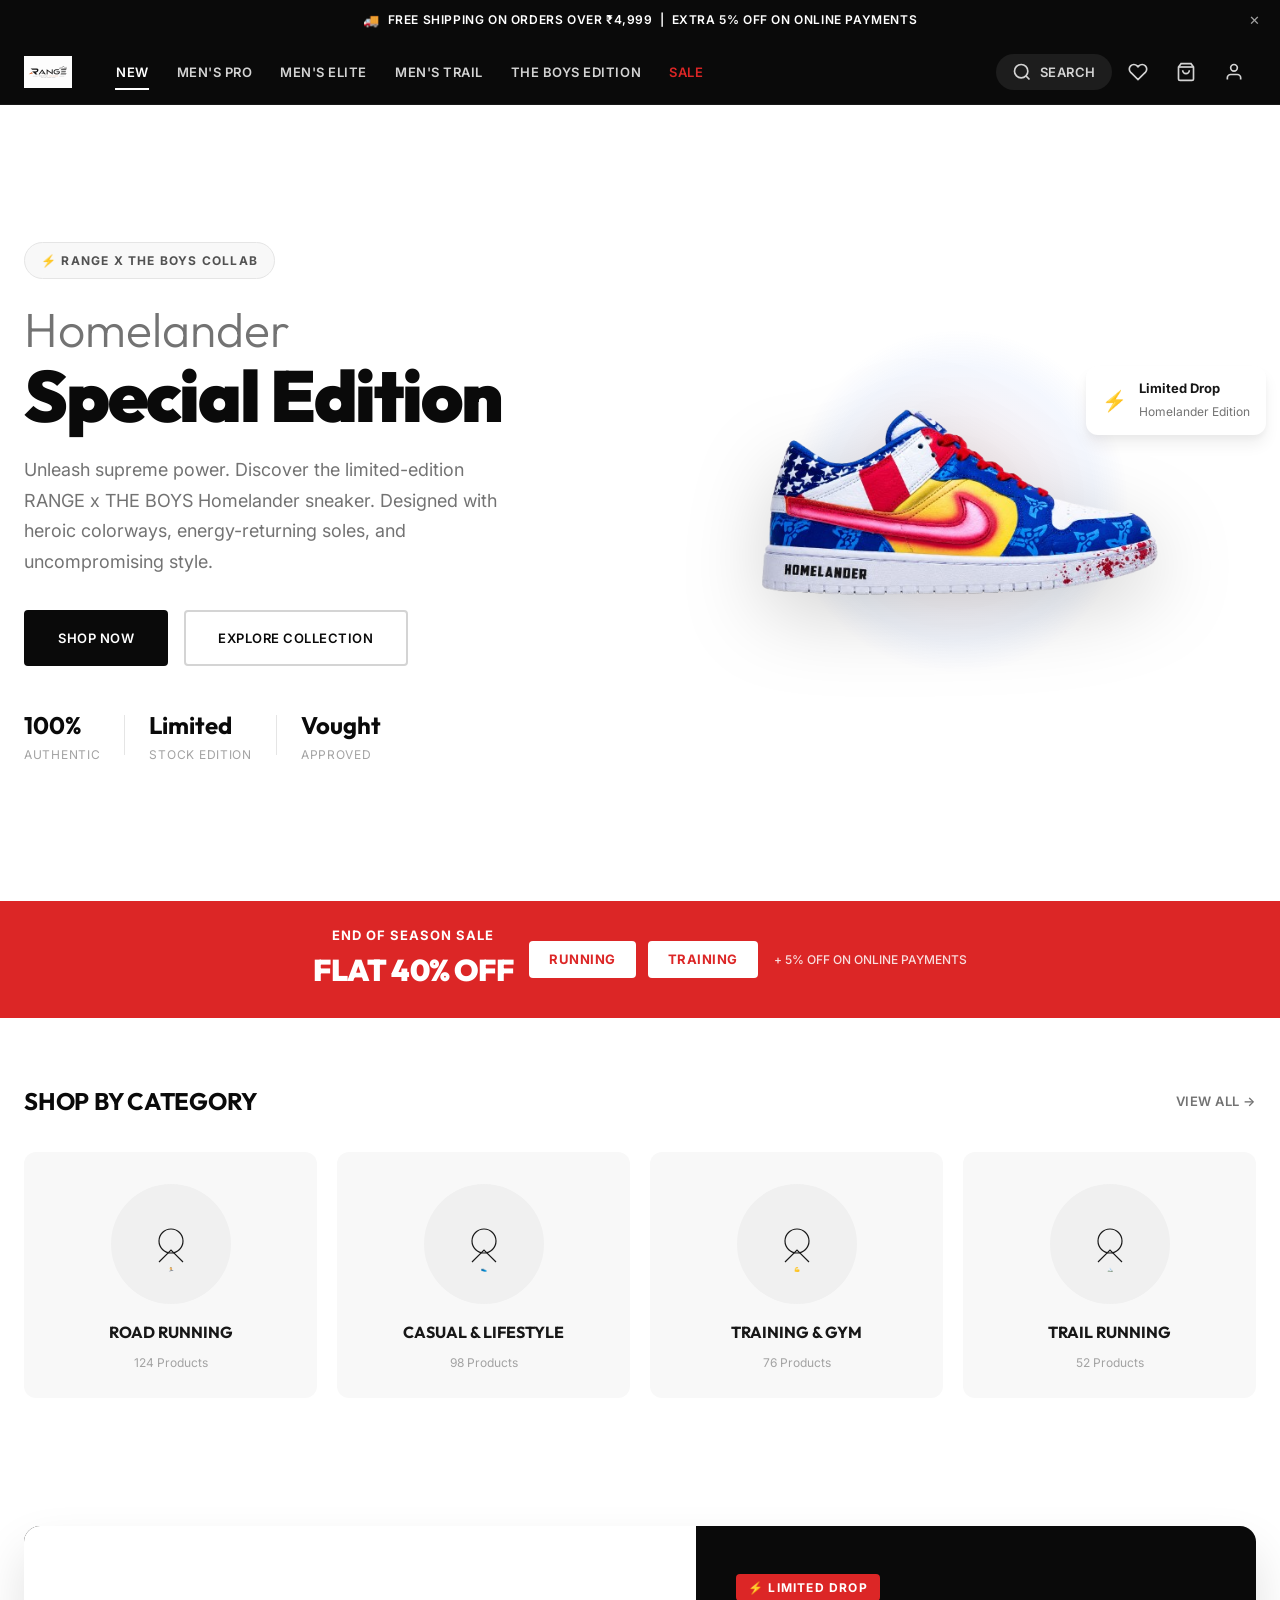
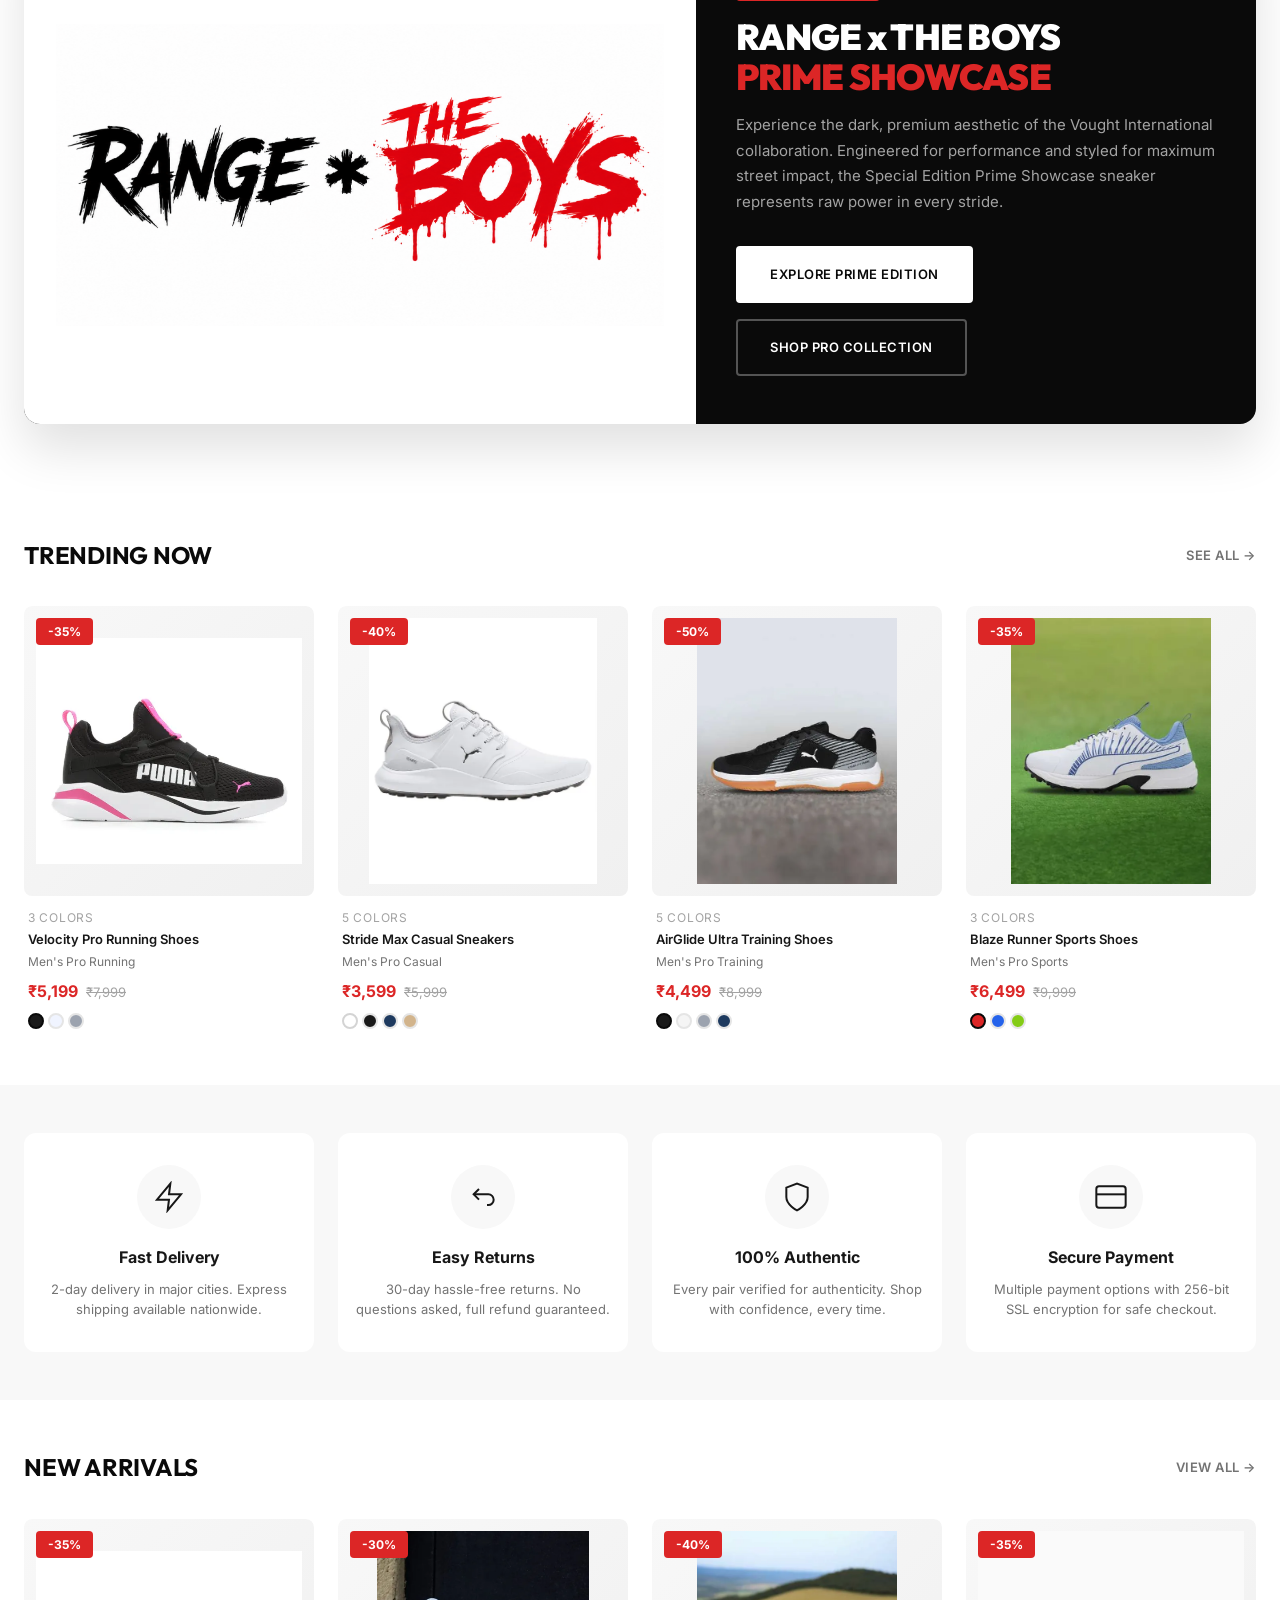
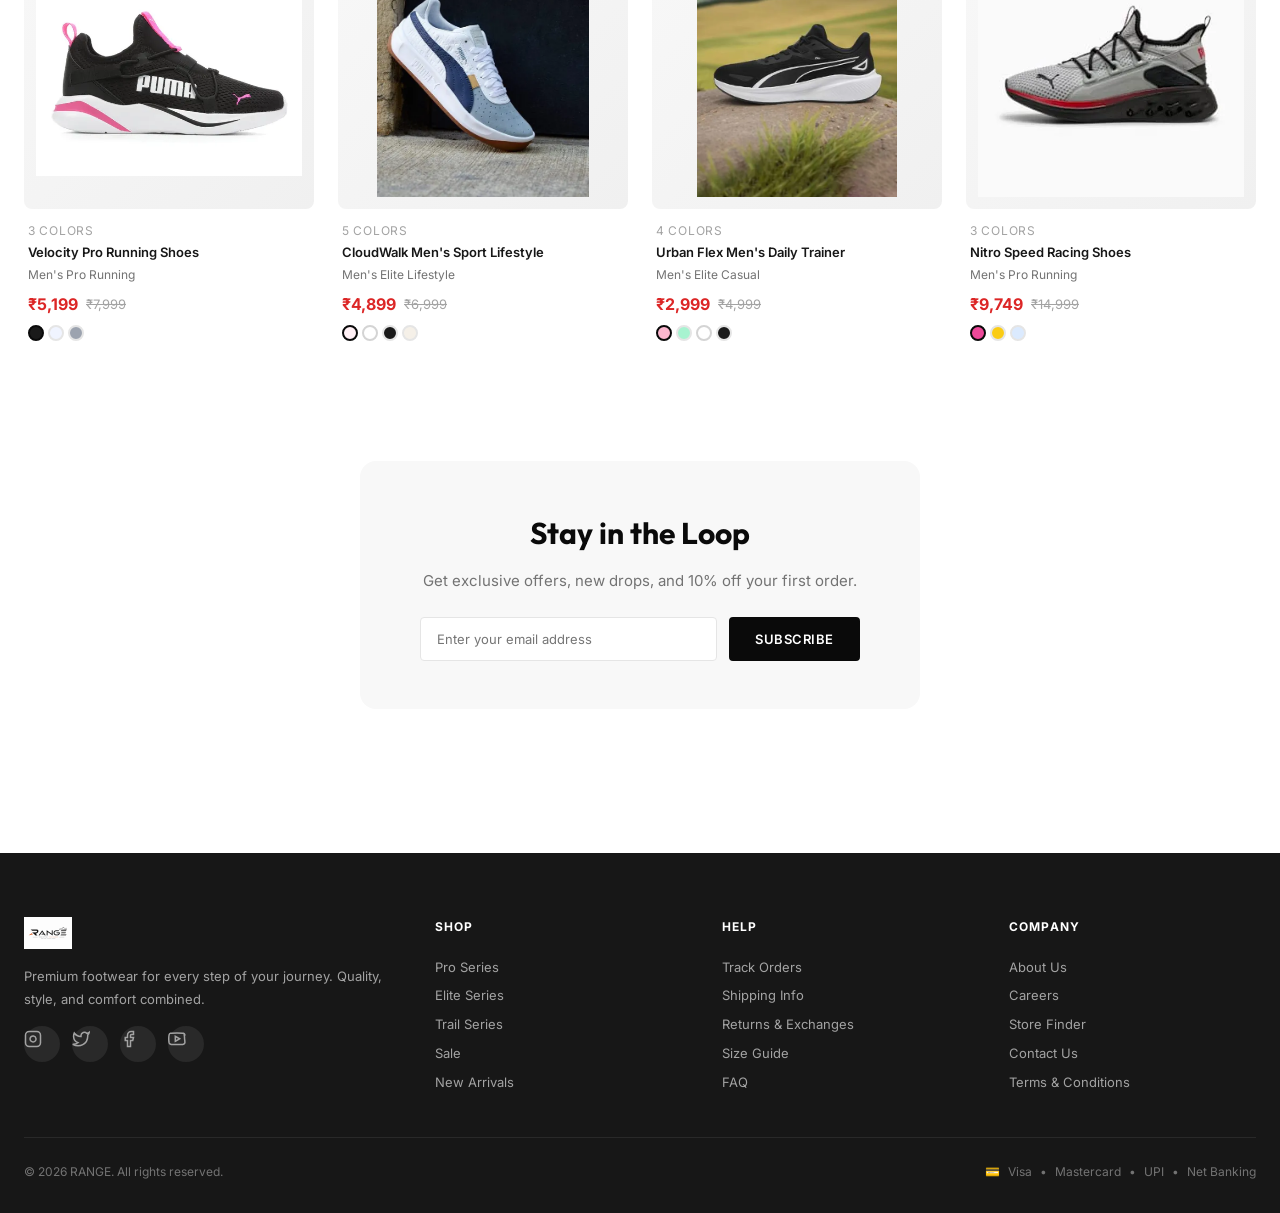
<file: index.html>
<!DOCTYPE html>
<html lang="en">
<head>
    <meta charset="UTF-8">
    <meta name="viewport" content="width=device-width, initial-scale=1.0">
    <title>RANGE — Premium Footwear Store</title>
    <meta name="description" content="Shop the latest premium sneakers, running shoes, and lifestyle footwear at RANGE. Free shipping on orders over ₹4,999.">
    <link rel="preconnect" href="https://fonts.googleapis.com">
    <link rel="preconnect" href="https://fonts.gstatic.com" crossorigin>
    <link href="https://fonts.googleapis.com/css2?family=Inter:wght@300;400;500;600;700;800;900&family=Outfit:wght@300;400;500;600;700;800;900&display=swap" rel="stylesheet">
    <link rel="stylesheet" href="css/global.css">
    <link rel="stylesheet" href="css/components.css">
    <link rel="stylesheet" href="css/landing.css">
</head>
<body>
    <!-- Announcement Bar -->
    <div class="announcement-bar" id="announcement-bar">
        <div class="announcement-content">
            <span class="announcement-icon">🚚</span>
            <span>FREE SHIPPING ON ORDERS OVER ₹4,999 &nbsp;|&nbsp; EXTRA 5% OFF ON ONLINE PAYMENTS</span>
        </div>
        <button class="announcement-close" id="close-announcement" aria-label="Close announcement">✕</button>
    </div>

    <!-- Navigation -->
    <nav class="navbar" id="navbar">
        <div class="nav-container">
            <a href="index.html" class="nav-logo" id="nav-logo">
                <img src="range-logo.png" alt="RANGE Logo" class="logo-img">
            </a>
            <ul class="nav-links" id="nav-links">
                <li><a href="index.html" class="nav-link active">New</a></li>
                <li class="nav-dropdown">
                    <a href="shop.html?gender=men" class="nav-link">Men's Pro</a>
                    <div class="dropdown-menu">
                        <div class="dropdown-col">
                            <h4>Shoes</h4>
                            <a href="shop.html?gender=men&cat=running">Running</a>
                            <a href="shop.html?gender=men&cat=casual">Casual</a>
                            <a href="shop.html?gender=men&cat=sports">Sports</a>
                            <a href="shop.html?gender=men&cat=lifestyle">Lifestyle</a>
                        </div>
                        <div class="dropdown-col">
                            <h4>Collections</h4>
                            <a href="shop.html?gender=men">Best Sellers</a>
                            <a href="shop.html?gender=men">New Arrivals</a>
                            <a href="shop.html?gender=men">Exclusive</a>
                        </div>
                    </div>
                </li>
                <li class="nav-dropdown">
                    <a href="shop.html?gender=women" class="nav-link">Men's Elite</a>
                    <div class="dropdown-menu">
                        <div class="dropdown-col">
                            <h4>Shoes</h4>
                            <a href="shop.html?gender=women&cat=running">Running</a>
                            <a href="shop.html?gender=women&cat=casual">Casual</a>
                            <a href="shop.html?gender=women&cat=training">Training</a>
                            <a href="shop.html?gender=women&cat=lifestyle">Lifestyle</a>
                        </div>
                        <div class="dropdown-col">
                            <h4>Collections</h4>
                            <a href="shop.html?gender=women">Best Sellers</a>
                            <a href="shop.html?gender=women">New Arrivals</a>
                            <a href="shop.html?gender=women">Exclusive</a>
                        </div>
                    </div>
                </li>
                <li><a href="shop.html?gender=kids" class="nav-link">Men's Trail</a></li>
                <li><a href="shop.html?brand=collab" class="nav-link">The Boys Edition</a></li>
                <li><a href="shop.html?sale=true" class="nav-link nav-sale">Sale</a></li>
            </ul>
            <div class="nav-actions">
                <button class="nav-action-btn search-toggle" id="search-toggle" aria-label="Search">
                    <svg width="20" height="20" viewBox="0 0 24 24" fill="none" stroke="currentColor" stroke-width="2"><circle cx="11" cy="11" r="8"/><path d="m21 21-4.3-4.3"/></svg>
                    <span class="action-label">Search</span>
                </button>
                <a href="wishlist.html" class="nav-action-btn" id="wishlist-btn" aria-label="Wishlist">
                    <svg width="20" height="20" viewBox="0 0 24 24" fill="none" stroke="currentColor" stroke-width="2"><path d="M20.84 4.61a5.5 5.5 0 0 0-7.78 0L12 5.67l-1.06-1.06a5.5 5.5 0 0 0-7.78 7.78l1.06 1.06L12 21.23l7.78-7.78 1.06-1.06a5.5 5.5 0 0 0 0-7.78z"/></svg>
                    <span class="badge wishlist-count" id="wishlist-count">0</span>
                </a>
                <a href="cart.html" class="nav-action-btn" id="cart-btn" aria-label="Cart">
                    <svg width="20" height="20" viewBox="0 0 24 24" fill="none" stroke="currentColor" stroke-width="2"><path d="M6 2L3 6v14a2 2 0 0 0 2 2h14a2 2 0 0 0 2-2V6l-3-4z"/><line x1="3" y1="6" x2="21" y2="6"/><path d="M16 10a4 4 0 0 1-8 0"/></svg>
                    <span class="badge cart-count" id="cart-count">0</span>
                </a>
                <a href="account.html" class="nav-action-btn" id="account-btn" aria-label="Account">
                    <svg width="20" height="20" viewBox="0 0 24 24" fill="none" stroke="currentColor" stroke-width="2"><path d="M20 21v-2a4 4 0 0 0-4-4H8a4 4 0 0 0-4 4v2"/><circle cx="12" cy="7" r="4"/></svg>
                </a>
                <button class="mobile-menu-toggle" id="mobile-menu-toggle" aria-label="Menu">
                    <span></span><span></span><span></span>
                </button>
            </div>
        </div>
        <!-- Search Overlay -->
        <div class="search-overlay" id="search-overlay">
            <div class="search-container">
                <svg width="20" height="20" viewBox="0 0 24 24" fill="none" stroke="currentColor" stroke-width="2"><circle cx="11" cy="11" r="8"/><path d="m21 21-4.3-4.3"/></svg>
                <input type="text" id="search-input" placeholder="Search for shoes, brands, categories..." autocomplete="off">
                <button class="search-close" id="search-close">✕</button>
            </div>
            <div class="search-suggestions" id="search-suggestions">
                <h4>Popular Searches</h4>
                <div class="suggestion-tags">
                    <a href="shop.html?brand=pro" class="suggestion-tag">RANGE Pro</a>
                    <a href="shop.html?brand=plus" class="suggestion-tag">RANGE Plus</a>
                    <a href="shop.html?brand=collab" class="suggestion-tag">The Boys Collab</a>
                    <a href="shop.html?q=running" class="suggestion-tag">Running</a>
                    <a href="shop.html?q=training" class="suggestion-tag">Training</a>
                </div>
            </div>
        </div>
    </nav>

    <!-- Mobile Menu -->
    <div class="mobile-menu" id="mobile-menu">
        <div class="mobile-menu-header">
            <a href="index.html" class="nav-logo"><img src="range-logo.png" alt="RANGE Logo" class="logo-img"></a>
            <button class="mobile-menu-close" id="mobile-menu-close">✕</button>
        </div>
        <ul class="mobile-nav-links">
            <li><a href="index.html" class="active">New</a></li>
            <li><a href="shop.html?gender=men">Men's Pro</a></li>
            <li><a href="shop.html?gender=women">Men's Elite</a></li>
            <li><a href="shop.html?gender=kids">Men's Trail</a></li>
            <li><a href="shop.html?brand=collab">The Boys Edition</a></li>
            <li><a href="shop.html?sale=true" class="sale-link">Sale</a></li>
        </ul>
        <div class="mobile-menu-footer">
            <a href="account.html">My Account</a>
            <a href="wishlist.html">Wishlist</a>
            <a href="cart.html">Cart</a>
        </div>
    </div>

    <main>
        <!-- Hero Section -->
        <section class="hero" id="hero-section">
            <div class="hero-content">
                <div class="hero-badge">⚡ RANGE x THE BOYS COLLAB</div>
                <h1 class="hero-title">
                    <span class="hero-title-line">Homelander</span>
                    <span class="hero-title-line hero-title-bold">Special Edition</span>
                </h1>
                <p class="hero-subtitle">Unleash supreme power. Discover the limited-edition RANGE x THE BOYS Homelander sneaker. Designed with heroic colorways, energy-returning soles, and uncompromising style.</p>
                <div class="hero-cta">
                    <a href="product.html?id=17" class="btn btn-primary btn-lg">Shop Now</a>
                    <a href="shop.html?gender=men" class="btn btn-outline btn-lg">Explore Collection</a>
                </div>
                <div class="hero-stats">
                    <div class="hero-stat">
                        <span class="stat-number">100%</span>
                        <span class="stat-label">Authentic</span>
                    </div>
                    <div class="hero-stat-divider"></div>
                    <div class="hero-stat">
                        <span class="stat-number">Limited</span>
                        <span class="stat-label">Stock Edition</span>
                    </div>
                    <div class="hero-stat-divider"></div>
                    <div class="hero-stat">
                        <span class="stat-number">Vought</span>
                        <span class="stat-label">Approved</span>
                    </div>
                </div>
            </div>
            <div class="hero-visual">
                <div class="hero-shoe-container" id="hero-shoe">
                    <div class="hero-shoe-glow"></div>
                    <div class="hero-shoe-placeholder">
                        <img src="imgs/landing.png" alt="Homelander Special Edition Sneaker" class="hero-shoe-img" style="transform: none; max-height: 450px; object-fit: contain;">
                    </div>
                </div>
                <div class="hero-floating-card card-1">
                    <span class="floating-icon">⚡</span>
                    <div>
                        <strong>Limited Drop</strong>
                        <small>Homelander Edition</small>
                    </div>
                </div>
            </div>
        </section>

        <!-- Sale Banner -->
        <section class="sale-banner" id="sale-banner">
            <div class="sale-banner-content">
                <div class="sale-text">
                    <span class="sale-label">END OF SEASON SALE</span>
                    <span class="sale-discount">FLAT 40% OFF</span>
                </div>
                <div class="sale-links">
                    <a href="shop.html?cat=running&sale=true" class="sale-link-btn">RUNNING</a>
                    <a href="shop.html?cat=training&sale=true" class="sale-link-btn">TRAINING</a>
                </div>
                <span class="sale-extra">+ 5% OFF ON ONLINE PAYMENTS</span>
            </div>
        </section>

        <!-- Categories Grid -->
        <section class="categories-section" id="categories">
            <div class="container">
                <div class="section-header">
                    <h2 class="section-title">Shop by Category</h2>
                    <a href="shop.html" class="section-link">View All →</a>
                </div>
                <div class="categories-grid">
                    <div class="category-card" data-category="running">
                        <div class="category-image">
                            <div class="category-placeholder">
                                <svg viewBox="0 0 100 100" fill="none"><circle cx="50" cy="45" r="20" stroke="#1a1a1a" stroke-width="2"/><path d="M30 80 L50 60 L70 80" stroke="#1a1a1a" stroke-width="2"/><text x="50" y="95" text-anchor="middle" font-size="8" fill="#666">🏃</text></svg>
                            </div>
                        </div>
                        <h3 class="category-name">Road Running</h3>
                        <span class="category-count">124 Products</span>
                    </div>
                    <div class="category-card" data-category="casual">
                        <div class="category-image">
                            <div class="category-placeholder">
                                <svg viewBox="0 0 100 100" fill="none"><circle cx="50" cy="45" r="20" stroke="#1a1a1a" stroke-width="2"/><path d="M30 80 L50 60 L70 80" stroke="#1a1a1a" stroke-width="2"/><text x="50" y="95" text-anchor="middle" font-size="8" fill="#666">👟</text></svg>
                            </div>
                        </div>
                        <h3 class="category-name">Casual & Lifestyle</h3>
                        <span class="category-count">98 Products</span>
                    </div>
                    <div class="category-card" data-category="training">
                        <div class="category-image">
                            <div class="category-placeholder">
                                <svg viewBox="0 0 100 100" fill="none"><circle cx="50" cy="45" r="20" stroke="#1a1a1a" stroke-width="2"/><path d="M30 80 L50 60 L70 80" stroke="#1a1a1a" stroke-width="2"/><text x="50" y="95" text-anchor="middle" font-size="8" fill="#666">💪</text></svg>
                            </div>
                        </div>
                        <h3 class="category-name">Training & Gym</h3>
                        <span class="category-count">76 Products</span>
                    </div>
                    <div class="category-card" data-category="trail">
                        <div class="category-image">
                            <div class="category-placeholder">
                                <svg viewBox="0 0 100 100" fill="none"><circle cx="50" cy="45" r="20" stroke="#1a1a1a" stroke-width="2"/><path d="M30 80 L50 60 L70 80" stroke="#1a1a1a" stroke-width="2"/><text x="50" y="95" text-anchor="middle" font-size="8" fill="#666">🏔️</text></svg>
                            </div>
                        </div>
                        <h3 class="category-name">Trail Running</h3>
                        <span class="category-count">52 Products</span>
                    </div>
                </div>
            </div>
        </section>

        <!-- Collaboration Showcase Banner -->
        <section class="collab-showcase-section">
            <div class="container">
                <div class="collab-showcase-wrapper">
                    <div class="collab-showcase-image">
                        <img src="imgs/prime.jpg" alt="RANGE x THE BOYS: Special Edition Prime Showcase" class="collab-img">
                    </div>
                    <div class="collab-showcase-content">
                        <span class="collab-tag">⚡ LIMITED DROP</span>
                        <h2 class="collab-title">RANGE x THE BOYS <br><span class="collab-title-highlight">PRIME SHOWCASE</span></h2>
                        <p class="collab-description">Experience the dark, premium aesthetic of the Vought International collaboration. Engineered for performance and styled for maximum street impact, the Special Edition Prime Showcase sneaker represents raw power in every stride.</p>
                        <div class="collab-cta">
                            <a href="shop.html?brand=collab" class="btn btn-white btn-lg">Explore Prime Edition</a>
                            <a href="shop.html?brand=pro" class="btn btn-outline-white btn-lg">Shop Pro Collection</a>
                        </div>
                    </div>
                </div>
            </div>
        </section>

        <!-- Trending Products -->
        <section class="trending-section" id="trending">
            <div class="container">
                <div class="section-header">
                    <h2 class="section-title">Trending Now</h2>
                    <a href="shop.html?sort=trending" class="section-link">See All →</a>
                </div>
                <div class="products-grid" id="trending-products">
                    <!-- Products will be injected by JS -->
                </div>
            </div>
        </section>

        <!-- Feature Banners -->
        <section class="features-section" id="features">
            <div class="container">
                <div class="features-grid">
                    <div class="feature-card">
                        <div class="feature-icon">
                            <svg width="32" height="32" viewBox="0 0 24 24" fill="none" stroke="currentColor" stroke-width="1.5"><path d="M13 2L3 14h9l-1 8 10-12h-9l1-8z"/></svg>
                        </div>
                        <h3>Fast Delivery</h3>
                        <p>2-day delivery in major cities. Express shipping available nationwide.</p>
                    </div>
                    <div class="feature-card">
                        <div class="feature-icon">
                            <svg width="32" height="32" viewBox="0 0 24 24" fill="none" stroke="currentColor" stroke-width="1.5"><path d="M9 14l-4-4 4-4"/><path d="M5 10h11a4 4 0 1 1 0 8h-1"/></svg>
                        </div>
                        <h3>Easy Returns</h3>
                        <p>30-day hassle-free returns. No questions asked, full refund guaranteed.</p>
                    </div>
                    <div class="feature-card">
                        <div class="feature-icon">
                            <svg width="32" height="32" viewBox="0 0 24 24" fill="none" stroke="currentColor" stroke-width="1.5"><path d="M12 22s8-4 8-10V5l-8-3-8 3v7c0 6 8 10 8 10z"/></svg>
                        </div>
                        <h3>100% Authentic</h3>
                        <p>Every pair verified for authenticity. Shop with confidence, every time.</p>
                    </div>
                    <div class="feature-card">
                        <div class="feature-icon">
                            <svg width="32" height="32" viewBox="0 0 24 24" fill="none" stroke="currentColor" stroke-width="1.5"><rect x="1" y="4" width="22" height="16" rx="2" ry="2"/><line x1="1" y1="10" x2="23" y2="10"/></svg>
                        </div>
                        <h3>Secure Payment</h3>
                        <p>Multiple payment options with 256-bit SSL encryption for safe checkout.</p>
                    </div>
                </div>
            </div>
        </section>

        <!-- New Arrivals -->
        <section class="new-arrivals-section" id="new-arrivals">
            <div class="container">
                <div class="section-header">
                    <h2 class="section-title">New Arrivals</h2>
                    <a href="shop.html?sort=newest" class="section-link">View All →</a>
                </div>
                <div class="products-grid" id="new-arrival-products">
                    <!-- Products will be injected by JS -->
                </div>
            </div>
        </section>

        <!-- Newsletter -->
        <section class="newsletter-section" id="newsletter">
            <div class="container">
                <div class="newsletter-content">
                    <h2>Stay in the Loop</h2>
                    <p>Get exclusive offers, new drops, and 10% off your first order.</p>
                    <form class="newsletter-form" id="newsletter-form">
                        <input type="email" placeholder="Enter your email address" required>
                        <button type="submit" class="btn btn-primary">Subscribe</button>
                    </form>
                </div>
            </div>
        </section>
    </main>

    <!-- Footer -->
    <footer class="footer" id="footer">
        <div class="container">
            <div class="footer-grid">
                <div class="footer-col footer-brand">
                    <div class="footer-logo">
                        <img src="range-logo.png" alt="RANGE Logo" class="logo-img">
                    </div>
                    <p>Premium footwear for every step of your journey. Quality, style, and comfort combined.</p>
                    <div class="social-links">
                        <a href="#" aria-label="Instagram" class="social-link">
                            <svg width="18" height="18" viewBox="0 0 24 24" fill="none" stroke="currentColor" stroke-width="2"><rect x="2" y="2" width="20" height="20" rx="5" ry="5"/><path d="M16 11.37A4 4 0 1 1 12.63 8 4 4 0 0 1 16 11.37z"/><line x1="17.5" y1="6.5" x2="17.51" y2="6.5"/></svg>
                        </a>
                        <a href="#" aria-label="Twitter" class="social-link">
                            <svg width="18" height="18" viewBox="0 0 24 24" fill="none" stroke="currentColor" stroke-width="2"><path d="M23 3a10.9 10.9 0 0 1-3.14 1.53 4.48 4.48 0 0 0-7.86 3v1A10.66 10.66 0 0 1 3 4s-4 9 5 13a11.64 11.64 0 0 1-7 2c9 5 20 0 20-11.5a4.5 4.5 0 0 0-.08-.83A7.72 7.72 0 0 0 23 3z"/></svg>
                        </a>
                        <a href="#" aria-label="Facebook" class="social-link">
                            <svg width="18" height="18" viewBox="0 0 24 24" fill="none" stroke="currentColor" stroke-width="2"><path d="M18 2h-3a5 5 0 0 0-5 5v3H7v4h3v8h4v-8h3l1-4h-4V7a1 1 0 0 1 1-1h3z"/></svg>
                        </a>
                        <a href="#" aria-label="YouTube" class="social-link">
                            <svg width="18" height="18" viewBox="0 0 24 24" fill="none" stroke="currentColor" stroke-width="2"><path d="M22.54 6.42a2.78 2.78 0 0 0-1.94-2C18.88 4 12 4 12 4s-6.88 0-8.6.46a2.78 2.78 0 0 0-1.94 2 29 29 0 0 0-.46 5.25 29 29 0 0 0 .46 5.25 2.78 2.78 0 0 0 1.94 2c1.72.46 8.6.46 8.6.46s6.88 0 8.6-.46a2.78 2.78 0 0 0 1.94-2 29 29 0 0 0-.46-5.25 29 29 0 0 0-.46-5.25z"/><polygon points="9.75 15.02 15.5 11.75 9.75 8.48 9.75 15.02"/></svg>
                        </a>
                    </div>
                </div>
                <div class="footer-col">
                    <h4>Shop</h4>
                    <a href="shop.html?gender=men">Pro Series</a>
                    <a href="shop.html?gender=women">Elite Series</a>
                    <a href="shop.html?gender=kids">Trail Series</a>
                    <a href="shop.html?sale=true">Sale</a>
                    <a href="shop.html?sort=newest">New Arrivals</a>
                </div>
                <div class="footer-col">
                    <h4>Help</h4>
                    <a href="orders.html">Track Orders</a>
                    <a href="#">Shipping Info</a>
                    <a href="#">Returns & Exchanges</a>
                    <a href="#">Size Guide</a>
                    <a href="faq.html">FAQ</a>
                </div>
                <div class="footer-col">
                    <h4>Company</h4>
                    <a href="about.html">About Us</a>
                    <a href="#">Careers</a>
                    <a href="store-finder.html">Store Finder</a>
                    <a href="#">Contact Us</a>
                    <a href="terms.html">Terms & Conditions</a>
                </div>
            </div>
            <div class="footer-bottom">
                <p>© 2026 RANGE. All rights reserved.</p>
                <div class="payment-methods">
                    <span>💳</span> <span>Visa</span> <span>•</span>
                    <span>Mastercard</span> <span>•</span>
                    <span>UPI</span> <span>•</span>
                    <span>Net Banking</span>
                </div>
            </div>
        </div>
    </footer>

    <script src="js/store.js"></script>
    <script src="js/components.js"></script>
    <script src="js/landing.js"></script>
</body>
</html>
</file>
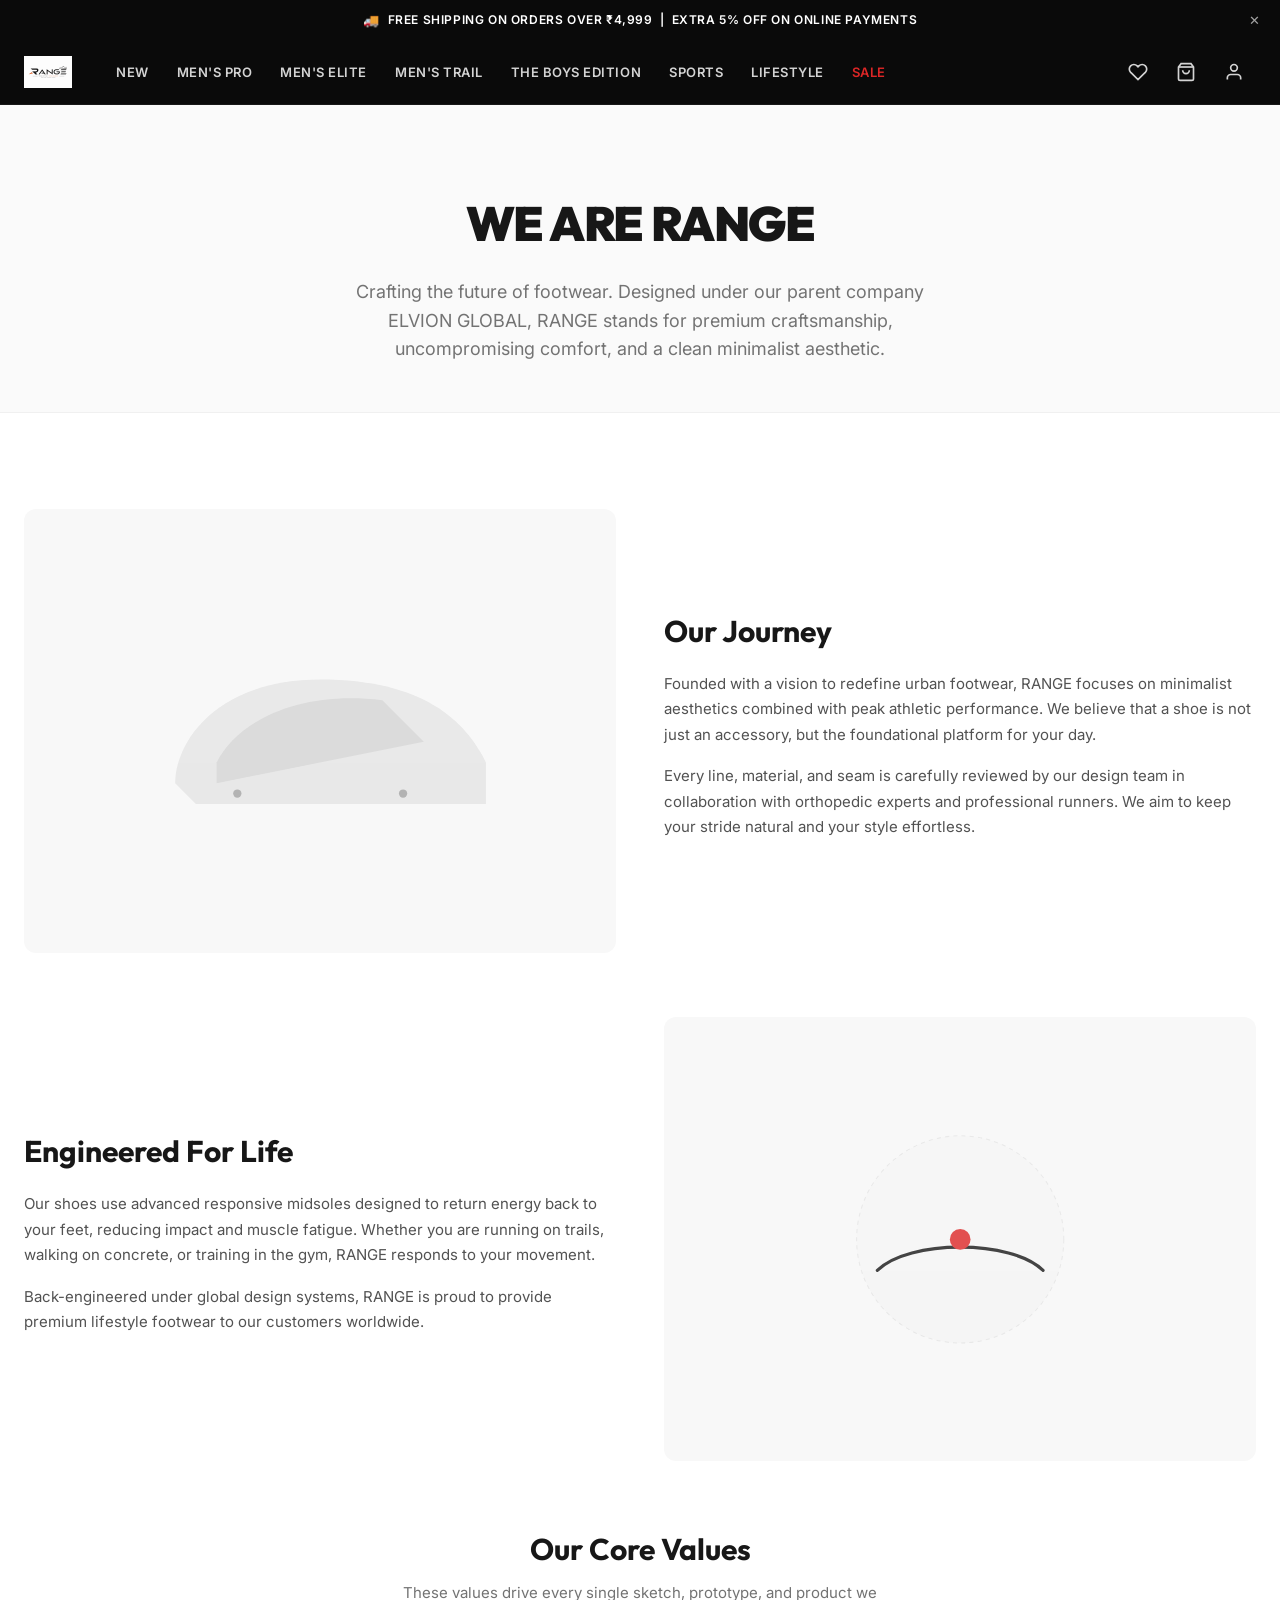
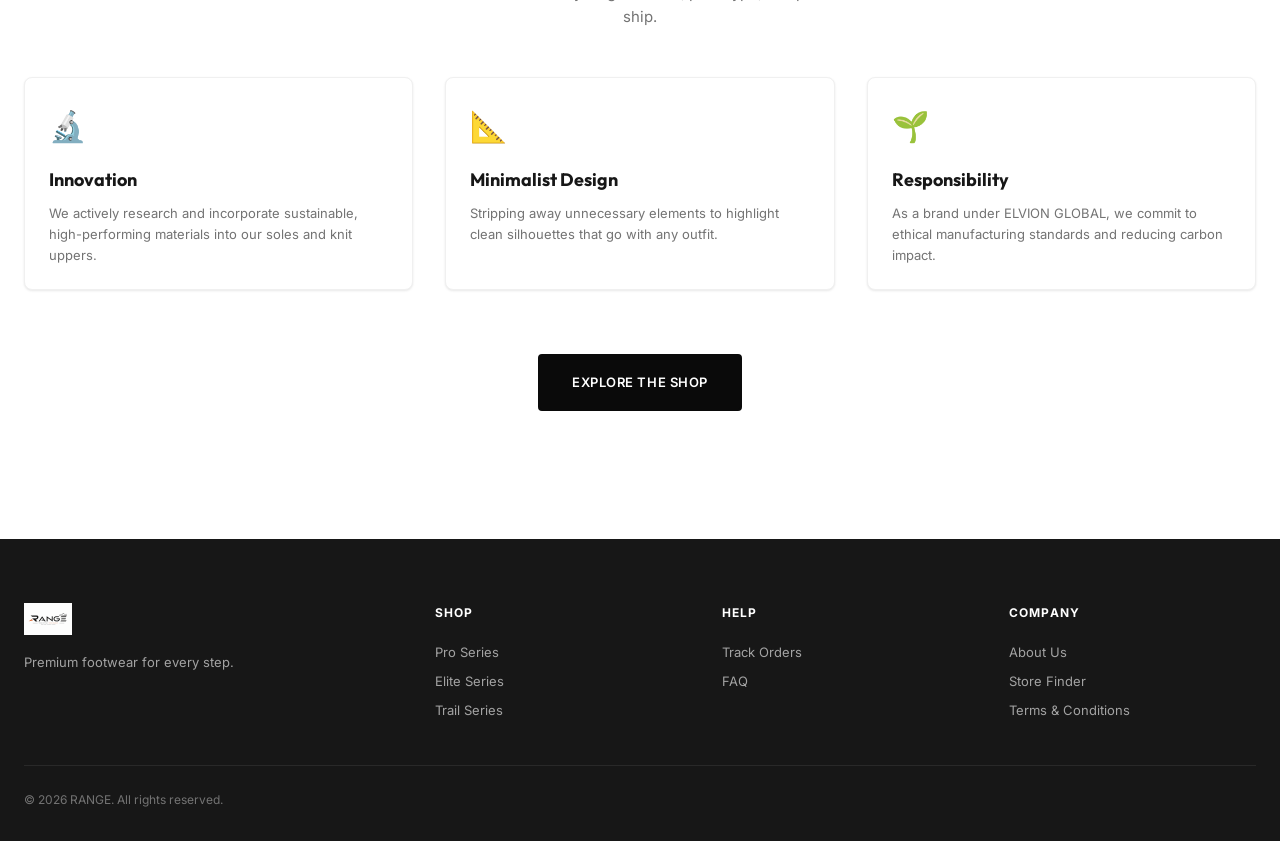
<file: about.html>
<!DOCTYPE html>
<html lang="en">
<head>
    <meta charset="UTF-8">
    <meta name="viewport" content="width=device-width, initial-scale=1.0">
    <title>About Us — RANGE</title>
    <meta name="description" content="Discover the story, mission, and craftsmanship behind RANGE premium footwear.">
    <link rel="preconnect" href="https://fonts.googleapis.com">
    <link rel="preconnect" href="https://fonts.gstatic.com" crossorigin>
    <link href="https://fonts.googleapis.com/css2?family=Inter:wght@300;400;500;600;700;800;900&family=Outfit:wght@300;400;500;600;700;800;900&display=swap" rel="stylesheet">
    <link rel="stylesheet" href="css/global.css">
    <link rel="stylesheet" href="css/components.css">
    <style>
        .about-hero {
            padding: var(--space-20) 0 var(--space-12);
            text-align: center;
            background: var(--off-white);
            border-bottom: 1px solid var(--gray-100);
            margin-bottom: var(--space-12);
        }
        .about-hero-title {
            font-family: var(--font-display);
            font-size: var(--text-5xl);
            font-weight: var(--fw-black);
            letter-spacing: -0.03em;
            margin-bottom: var(--space-4);
            color: var(--gray-900);
        }
        .about-hero-subtitle {
            font-size: var(--text-lg);
            color: var(--gray-500);
            max-width: 600px;
            margin: 0 auto;
            line-height: 1.6;
        }
        .about-content-section {
            padding: var(--space-12) 0;
        }
        .about-grid {
            display: grid;
            grid-template-columns: 1fr 1fr;
            gap: var(--space-12);
            align-items: center;
            margin-bottom: var(--space-16);
        }
        .about-grid.reverse {
            direction: rtl;
        }
        .about-grid.reverse .about-text-col {
            direction: ltr;
        }
        .about-image-col {
            background: var(--gray-50);
            aspect-ratio: 4 / 3;
            border-radius: var(--radius-lg);
            display: flex;
            align-items: center;
            justify-content: center;
            overflow: hidden;
        }
        .about-image-placeholder {
            width: 70%;
            opacity: 0.8;
        }
        .about-text-col h2 {
            font-family: var(--font-display);
            font-size: var(--text-3xl);
            font-weight: var(--fw-bold);
            margin-bottom: var(--space-4);
            color: var(--gray-900);
        }
        .about-text-col p {
            font-size: var(--text-base);
            color: var(--gray-600);
            line-height: 1.7;
            margin-bottom: var(--space-4);
        }
        .values-grid {
            display: grid;
            grid-template-columns: repeat(3, 1fr);
            gap: var(--space-8);
            margin-top: var(--space-12);
        }
        .value-card {
            background: var(--white);
            padding: var(--space-6);
            border-radius: var(--radius-md);
            border: 1px solid var(--gray-100);
            box-shadow: var(--shadow-sm);
            transition: all var(--transition-base);
        }
        .value-card:hover {
            transform: translateY(-4px);
            box-shadow: var(--shadow-md);
        }
        .value-icon {
            font-size: var(--text-3xl);
            margin-bottom: var(--space-4);
            display: inline-block;
        }
        .value-card h3 {
            font-family: var(--font-display);
            font-size: var(--text-lg);
            font-weight: var(--fw-bold);
            margin-bottom: var(--space-2);
            color: var(--gray-900);
        }
        .value-card p {
            font-size: var(--text-sm);
            color: var(--gray-500);
            line-height: 1.6;
        }
        @media (max-width: 768px) {
            .about-grid {
                grid-template-columns: 1fr;
                gap: var(--space-6);
            }
            .about-grid.reverse {
                direction: ltr;
            }
            .values-grid {
                grid-template-columns: 1fr;
                gap: var(--space-4);
            }
            .about-hero-title {
                font-size: var(--text-3xl);
            }
        }
    </style>
</head>
<body>
    <!-- Announcement Bar -->
    <div class="announcement-bar" id="announcement-bar">
        <div class="announcement-content"><span class="announcement-icon">🚚</span><span>FREE SHIPPING ON ORDERS OVER ₹4,999 &nbsp;|&nbsp; EXTRA 5% OFF ON ONLINE PAYMENTS</span></div>
        <button class="announcement-close" id="close-announcement">✕</button>
    </div>

    <!-- Navigation -->
    <nav class="navbar" id="navbar">
        <div class="nav-container">
            <a href="index.html" class="nav-logo"><img src="range-logo.png" alt="RANGE Logo" class="logo-img"></a>
            <ul class="nav-links">
                <li><a href="index.html" class="nav-link">New</a></li>
                <li><a href="shop.html?gender=men" class="nav-link">Men's Pro</a></li>
                <li><a href="shop.html?gender=women" class="nav-link">Men's Elite</a></li>
                <li><a href="shop.html?gender=kids" class="nav-link">Men's Trail</a></li>
                <li><a href="shop.html?brand=collab" class="nav-link">The Boys Edition</a></li>
                <li><a href="shop.html?cat=sports" class="nav-link">Sports</a></li>
                <li><a href="shop.html?cat=lifestyle" class="nav-link">Lifestyle</a></li>
                <li><a href="shop.html?sale=true" class="nav-link nav-sale">Sale</a></li>
            </ul>
            <div class="nav-actions">
                <a href="wishlist.html" class="nav-action-btn"><svg width="20" height="20" viewBox="0 0 24 24" fill="none" stroke="currentColor" stroke-width="2"><path d="M20.84 4.61a5.5 5.5 0 0 0-7.78 0L12 5.67l-1.06-1.06a5.5 5.5 0 0 0-7.78 7.78l1.06 1.06L12 21.23l7.78-7.78 1.06-1.06a5.5 5.5 0 0 0 0-7.78z"/></svg><span class="badge wishlist-count">0</span></a>
                <a href="cart.html" class="nav-action-btn"><svg width="20" height="20" viewBox="0 0 24 24" fill="none" stroke="currentColor" stroke-width="2"><path d="M6 2L3 6v14a2 2 0 0 0 2 2h14a2 2 0 0 0 2-2V6l-3-4z"/><line x1="3" y1="6" x2="21" y2="6"/><path d="M16 10a4 4 0 0 1-8 0"/></svg><span class="badge cart-count">0</span></a>
                <a href="account.html" class="nav-action-btn"><svg width="20" height="20" viewBox="0 0 24 24" fill="none" stroke="currentColor" stroke-width="2"><path d="M20 21v-2a4 4 0 0 0-4-4H8a4 4 0 0 0-4 4v2"/><circle cx="12" cy="7" r="4"/></svg></a>
                <button class="mobile-menu-toggle" id="mobile-menu-toggle"><span></span><span></span><span></span></button>
            </div>
        </div>
    </nav>

    <div class="mobile-menu" id="mobile-menu">
        <div class="mobile-menu-header"><a href="index.html" class="nav-logo"><img src="range-logo.png" alt="RANGE Logo" class="logo-img"></a><button class="mobile-menu-close" id="mobile-menu-close">✕</button></div>
        <ul class="mobile-nav-links"><li><a href="index.html">Home</a></li><li><a href="shop.html">Shop</a></li><li><a href="account.html">Account</a></li><li><a href="wishlist.html">Wishlist</a></li></ul>
    </div>

    <!-- About Hero -->
    <section class="about-hero">
        <div class="container">
            <h1 class="about-hero-title">WE ARE RANGE</h1>
            <p class="about-hero-subtitle">Crafting the future of footwear. Designed under our parent company ELVION GLOBAL, RANGE stands for premium craftsmanship, uncompromising comfort, and a clean minimalist aesthetic.</p>
        </div>
    </section>

    <main class="container">
        <!-- Story section -->
        <section class="about-content-section">
            <div class="about-grid">
                <div class="about-image-col">
                    <svg viewBox="0 0 400 300" fill="none" xmlns="http://www.w3.org/2000/svg" class="about-image-placeholder">
                        <path d="M60 200 C60 160, 100 100, 200 100 C300 100, 340 140, 360 180 L360 220 L80 220 Z" fill="#e5e5e5"/>
                        <path d="M100 180 C120 140, 180 110, 260 120 L300 160 L100 200 Z" fill="#d4d4d4"/>
                        <circle cx="120" cy="210" r="4" fill="#a3a3a3"/>
                        <circle cx="280" cy="210" r="4" fill="#a3a3a3"/>
                    </svg>
                </div>
                <div class="about-text-col">
                    <h2>Our Journey</h2>
                    <p>Founded with a vision to redefine urban footwear, RANGE focuses on minimalist aesthetics combined with peak athletic performance. We believe that a shoe is not just an accessory, but the foundational platform for your day.</p>
                    <p>Every line, material, and seam is carefully reviewed by our design team in collaboration with orthopedic experts and professional runners. We aim to keep your stride natural and your style effortless.</p>
                </div>
            </div>

            <div class="about-grid reverse">
                <div class="about-image-col">
                    <svg viewBox="0 0 400 300" fill="none" xmlns="http://www.w3.org/2000/svg" class="about-image-placeholder">
                        <ellipse cx="200" cy="150" rx="100" ry="100" fill="#f5f5f5" stroke="#e5e5e5" stroke-dasharray="4 4"/>
                        <path d="M120 180 C150 150, 250 150, 280 180" stroke="#171717" stroke-width="3" stroke-linecap="round"/>
                        <circle cx="200" cy="150" r="10" fill="#dc2626"/>
                    </svg>
                </div>
                <div class="about-text-col">
                    <h2>Engineered For Life</h2>
                    <p>Our shoes use advanced responsive midsoles designed to return energy back to your feet, reducing impact and muscle fatigue. Whether you are running on trails, walking on concrete, or training in the gym, RANGE responds to your movement.</p>
                    <p>Back-engineered under global design systems, RANGE is proud to provide premium lifestyle footwear to our customers worldwide.</p>
                </div>
            </div>

            <!-- Core Values -->
            <div style="text-align: center; margin-top: var(--space-8);">
                <h2 style="font-family: var(--font-display); font-size: var(--text-3xl); font-weight: var(--fw-bold); margin-bottom: var(--space-2);">Our Core Values</h2>
                <p style="color: var(--gray-500); font-size: var(--text-base); max-width: 500px; margin: 0 auto;">These values drive every single sketch, prototype, and product we ship.</p>
            </div>

            <div class="values-grid">
                <div class="value-card">
                    <span class="value-icon">🔬</span>
                    <h3>Innovation</h3>
                    <p>We actively research and incorporate sustainable, high-performing materials into our soles and knit uppers.</p>
                </div>
                <div class="value-card">
                    <span class="value-icon">📐</span>
                    <h3>Minimalist Design</h3>
                    <p>Stripping away unnecessary elements to highlight clean silhouettes that go with any outfit.</p>
                </div>
                <div class="value-card">
                    <span class="value-icon">🌱</span>
                    <h3>Responsibility</h3>
                    <p>As a brand under ELVION GLOBAL, we commit to ethical manufacturing standards and reducing carbon impact.</p>
                </div>
            </div>

            <div style="text-align: center; margin-top: var(--space-16);">
                <a href="shop.html" class="btn btn-primary btn-lg">Explore the Shop</a>
            </div>
        </section>
    </main>

    <!-- Footer -->
    <footer class="footer">
        <div class="container">
            <div class="footer-grid">
                <div class="footer-col footer-brand"><div class="footer-logo"><img src="range-logo.png" alt="RANGE Logo" class="logo-img"></div><p>Premium footwear for every step.</p></div>
                <div class="footer-col"><h4>Shop</h4><a href="shop.html?gender=men">Pro Series</a><a href="shop.html?gender=women">Elite Series</a><a href="shop.html?gender=kids">Trail Series</a></div>
                <div class="footer-col"><h4>Help</h4><a href="orders.html">Track Orders</a><a href="faq.html">FAQ</a></div>
                <div class="footer-col"><h4>Company</h4><a href="about.html" class="active">About Us</a><a href="store-finder.html">Store Finder</a><a href="terms.html">Terms & Conditions</a></div>
            </div>
            <div class="footer-bottom"><p>© 2026 RANGE. All rights reserved.</p></div>
        </div>
    </footer>

    <script src="js/store.js"></script>
    <script src="js/components.js"></script>
</body>
</html>
</file>
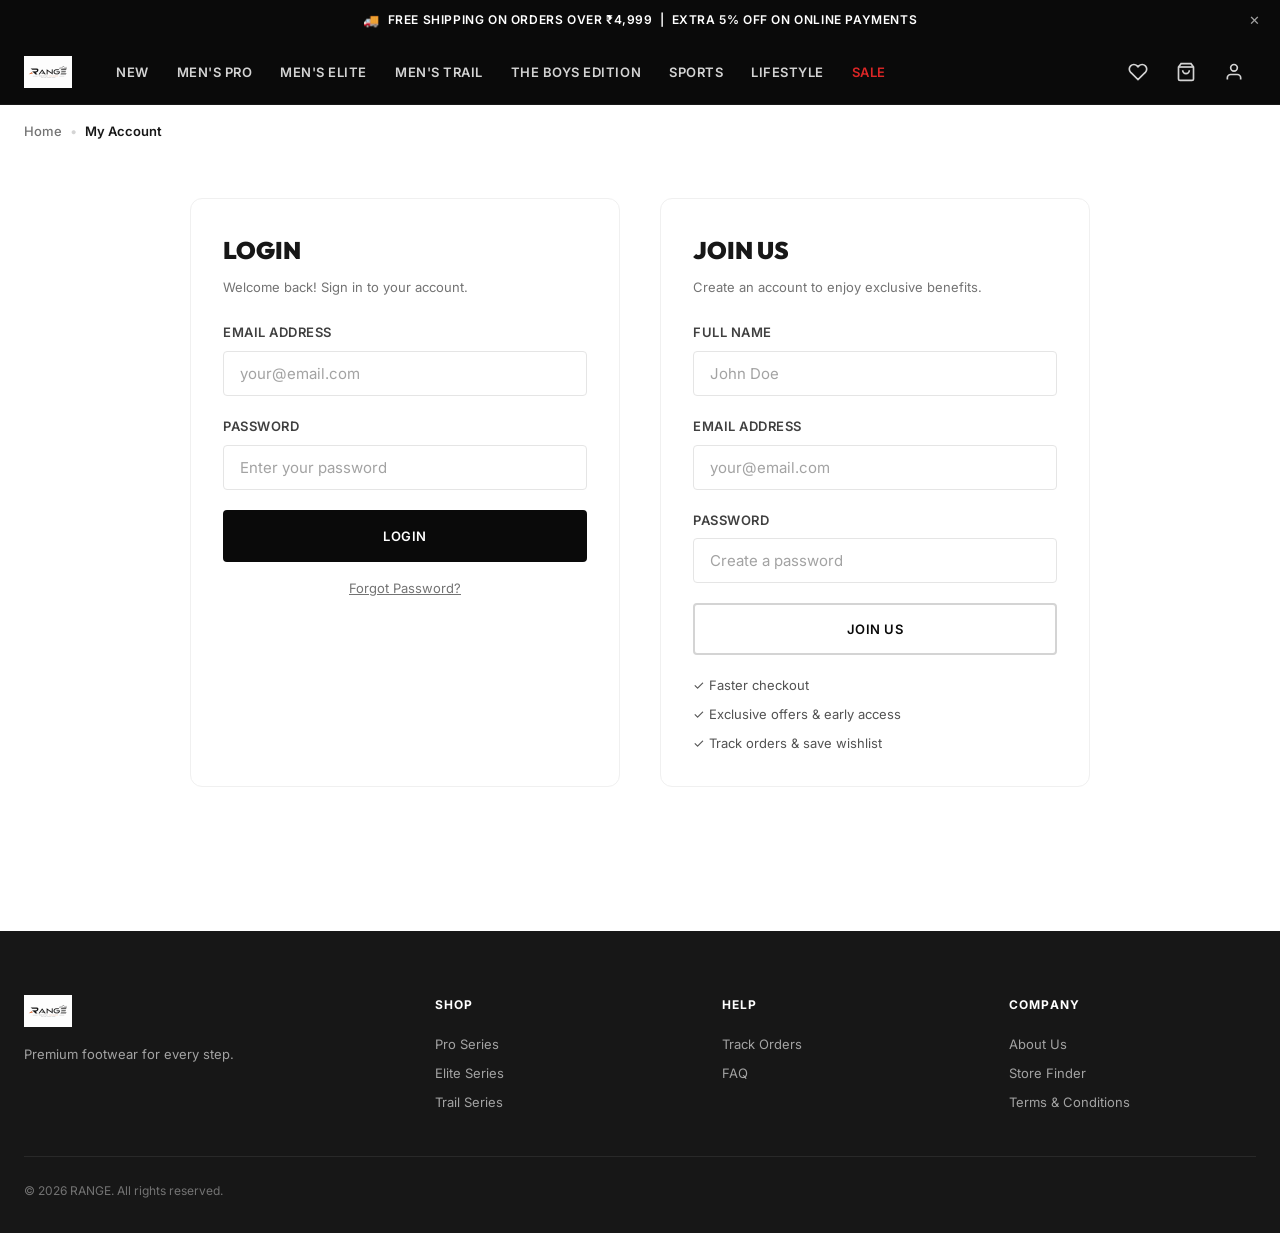
<file: account.html>
<!DOCTYPE html>
<html lang="en">
<head>
    <meta charset="UTF-8">
    <meta name="viewport" content="width=device-width, initial-scale=1.0">
    <title>My Account — RANGE</title>
    <meta name="description" content="Manage your RANGE account, orders, and preferences.">
    <link rel="preconnect" href="https://fonts.googleapis.com">
    <link rel="preconnect" href="https://fonts.gstatic.com" crossorigin>
    <link href="https://fonts.googleapis.com/css2?family=Inter:wght@300;400;500;600;700;800;900&family=Outfit:wght@300;400;500;600;700;800;900&display=swap" rel="stylesheet">
    <link rel="stylesheet" href="css/global.css">
    <link rel="stylesheet" href="css/components.css">
    <link rel="stylesheet" href="css/account.css">
</head>
<body>
    <div class="announcement-bar" id="announcement-bar">
        <div class="announcement-content"><span class="announcement-icon">🚚</span><span>FREE SHIPPING ON ORDERS OVER ₹4,999 &nbsp;|&nbsp; EXTRA 5% OFF ON ONLINE PAYMENTS</span></div>
        <button class="announcement-close" id="close-announcement">✕</button>
    </div>

    <nav class="navbar" id="navbar">
        <div class="nav-container">
            <a href="index.html" class="nav-logo"><img src="range-logo.png" alt="RANGE Logo" class="logo-img"></a>
            <ul class="nav-links">
                <li><a href="index.html" class="nav-link">New</a></li>
                <li><a href="shop.html?gender=men" class="nav-link">Men's Pro</a></li>
                <li><a href="shop.html?gender=women" class="nav-link">Men's Elite</a></li>
                <li><a href="shop.html?gender=kids" class="nav-link">Men's Trail</a></li>
                <li><a href="shop.html?brand=collab" class="nav-link">The Boys Edition</a></li>
                <li><a href="shop.html?cat=sports" class="nav-link">Sports</a></li>
                <li><a href="shop.html?cat=lifestyle" class="nav-link">Lifestyle</a></li>
                <li><a href="shop.html?sale=true" class="nav-link nav-sale">Sale</a></li>
            </ul>
            <div class="nav-actions">
                <a href="wishlist.html" class="nav-action-btn"><svg width="20" height="20" viewBox="0 0 24 24" fill="none" stroke="currentColor" stroke-width="2"><path d="M20.84 4.61a5.5 5.5 0 0 0-7.78 0L12 5.67l-1.06-1.06a5.5 5.5 0 0 0-7.78 7.78l1.06 1.06L12 21.23l7.78-7.78 1.06-1.06a5.5 5.5 0 0 0 0-7.78z"/></svg><span class="badge wishlist-count">0</span></a>
                <a href="cart.html" class="nav-action-btn"><svg width="20" height="20" viewBox="0 0 24 24" fill="none" stroke="currentColor" stroke-width="2"><path d="M6 2L3 6v14a2 2 0 0 0 2 2h14a2 2 0 0 0 2-2V6l-3-4z"/><line x1="3" y1="6" x2="21" y2="6"/><path d="M16 10a4 4 0 0 1-8 0"/></svg><span class="badge cart-count">0</span></a>
                <a href="account.html" class="nav-action-btn"><svg width="20" height="20" viewBox="0 0 24 24" fill="none" stroke="currentColor" stroke-width="2"><path d="M20 21v-2a4 4 0 0 0-4-4H8a4 4 0 0 0-4 4v2"/><circle cx="12" cy="7" r="4"/></svg></a>
                <button class="mobile-menu-toggle" id="mobile-menu-toggle"><span></span><span></span><span></span></button>
            </div>
        </div>
    </nav>

    <div class="mobile-menu" id="mobile-menu">
        <div class="mobile-menu-header"><a href="index.html" class="nav-logo"><img src="range-logo.png" alt="RANGE Logo" class="logo-img"></a><button class="mobile-menu-close" id="mobile-menu-close">✕</button></div>
        <ul class="mobile-nav-links"><li><a href="index.html">Home</a></li><li><a href="shop.html">Shop</a></li><li><a href="wishlist.html">Wishlist</a></li><li><a href="cart.html">Cart</a></li></ul>
    </div>

    <main>
        <div class="container">
            <div class="breadcrumb"><a href="index.html">Home</a><span>•</span><span class="current">My Account</span></div>

            <!-- Auth Forms (shown when logged out) -->
            <div class="auth-section" id="auth-section">
                <div class="auth-grid">
                    <!-- Login -->
                    <div class="auth-card" id="login-card">
                        <h2>LOGIN</h2>
                        <p class="auth-subtitle">Welcome back! Sign in to your account.</p>
                        <form id="login-form">
                            <div class="form-group">
                                <label class="form-label" for="login-email">Email Address</label>
                                <input type="email" id="login-email" class="form-input" placeholder="your@email.com" required>
                            </div>
                            <div class="form-group">
                                <label class="form-label" for="login-password">Password</label>
                                <input type="password" id="login-password" class="form-input" placeholder="Enter your password" required>
                            </div>
                            <button type="submit" class="btn btn-primary btn-block btn-lg">LOGIN</button>
                        </form>
                        <a href="#" class="forgot-link">Forgot Password?</a>
                    </div>

                    <!-- Register -->
                    <div class="auth-card" id="register-card">
                        <h2>JOIN US</h2>
                        <p class="auth-subtitle">Create an account to enjoy exclusive benefits.</p>
                        <form id="register-form">
                            <div class="form-group">
                                <label class="form-label" for="register-name">Full Name</label>
                                <input type="text" id="register-name" class="form-input" placeholder="John Doe" required>
                            </div>
                            <div class="form-group">
                                <label class="form-label" for="register-email">Email Address</label>
                                <input type="email" id="register-email" class="form-input" placeholder="your@email.com" required>
                            </div>
                            <div class="form-group">
                                <label class="form-label" for="register-password">Password</label>
                                <input type="password" id="register-password" class="form-input" placeholder="Create a password" required minlength="6">
                            </div>
                            <button type="submit" class="btn btn-outline btn-block btn-lg">JOIN US</button>
                        </form>
                        <div class="auth-benefits">
                            <p>✓ Faster checkout</p>
                            <p>✓ Exclusive offers & early access</p>
                            <p>✓ Track orders & save wishlist</p>
                        </div>
                    </div>
                </div>
            </div>

            <!-- Dashboard (shown when logged in) -->
            <div class="dashboard-section" id="dashboard-section" style="display:none;">
                <div class="dashboard-header">
                    <div class="dashboard-user">
                        <div class="user-avatar" id="user-avatar">Y</div>
                        <div>
                            <h1 class="dashboard-name" id="dashboard-name">User</h1>
                            <p class="dashboard-email" id="dashboard-email">user@example.com</p>
                        </div>
                    </div>
                    <button class="btn btn-outline" id="logout-btn">Sign Out</button>
                </div>

                <div class="dashboard-tabs">
                    <div class="tabs">
                        <button class="tab-btn active" data-tab="profile">Profile</button>
                        <button class="tab-btn" data-tab="orders">Orders</button>
                        <button class="tab-btn" data-tab="addresses">Addresses</button>
                        <button class="tab-btn" data-tab="settings">Settings</button>
                    </div>

                    <!-- Profile Tab -->
                    <div class="tab-content active" id="tab-profile">
                        <div class="dashboard-cards">
                            <div class="dash-card" onclick="window.location.href='wishlist.html'">
                                <div class="dash-card-icon">
                                    <svg width="24" height="24" viewBox="0 0 24 24" fill="none" stroke="currentColor" stroke-width="2"><path d="M20.84 4.61a5.5 5.5 0 0 0-7.78 0L12 5.67l-1.06-1.06a5.5 5.5 0 0 0-7.78 7.78l1.06 1.06L12 21.23l7.78-7.78 1.06-1.06a5.5 5.5 0 0 0 0-7.78z"/></svg>
                                </div>
                                <h3>Wishlist</h3>
                                <p id="dash-wishlist-count">0 items saved</p>
                            </div>
                            <div class="dash-card" onclick="window.location.href='cart.html'">
                                <div class="dash-card-icon">
                                    <svg width="24" height="24" viewBox="0 0 24 24" fill="none" stroke="currentColor" stroke-width="2"><path d="M6 2L3 6v14a2 2 0 0 0 2 2h14a2 2 0 0 0 2-2V6l-3-4z"/><line x1="3" y1="6" x2="21" y2="6"/><path d="M16 10a4 4 0 0 1-8 0"/></svg>
                                </div>
                                <h3>Cart</h3>
                                <p id="dash-cart-count">0 items in cart</p>
                            </div>
                            <div class="dash-card" onclick="window.location.href='orders.html'">
                                <div class="dash-card-icon">
                                    <svg width="24" height="24" viewBox="0 0 24 24" fill="none" stroke="currentColor" stroke-width="2"><rect x="1" y="3" width="15" height="13"/><polygon points="16 8 20 8 23 11 23 16 16 16 16 8"/><circle cx="5.5" cy="18.5" r="2.5"/><circle cx="18.5" cy="18.5" r="2.5"/></svg>
                                </div>
                                <h3>Orders</h3>
                                <p>View purchase history</p>
                            </div>
                            <div class="dash-card" onclick="window.location.href='store-finder.html'">
                                <div class="dash-card-icon">
                                    <svg width="24" height="24" viewBox="0 0 24 24" fill="none" stroke="currentColor" stroke-width="2"><path d="M21 10c0 7-9 13-9 13s-9-6-9-13a9 9 0 0 1 18 0z"/><circle cx="12" cy="10" r="3"/></svg>
                                </div>
                                <h3>Store Finder</h3>
                                <p>Find stores near you</p>
                            </div>
                        </div>
                    </div>

                    <!-- Orders Tab -->
                    <div class="tab-content" id="tab-orders">
                        <div class="empty-state">
                            <div class="empty-state-icon">
                                <svg width="60" height="60" viewBox="0 0 24 24" fill="none" stroke="currentColor" stroke-width="1.5"><rect x="1" y="3" width="15" height="13"/><polygon points="16 8 20 8 23 11 23 16 16 16 16 8"/><circle cx="5.5" cy="18.5" r="2.5"/><circle cx="18.5" cy="18.5" r="2.5"/></svg>
                            </div>
                            <h2>No Orders Yet</h2>
                            <p>Your order history will appear here once you make a purchase.</p>
                            <a href="shop.html" class="btn btn-primary">Start Shopping</a>
                        </div>
                    </div>

                    <!-- Addresses Tab -->
                    <div class="tab-content" id="tab-addresses">
                        <div class="address-form-container">
                            <h3>Add New Address</h3>
                            <form id="address-form">
                                <div class="form-row">
                                    <div class="form-group">
                                        <label class="form-label">First Name</label>
                                        <input type="text" class="form-input" placeholder="First name">
                                    </div>
                                    <div class="form-group">
                                        <label class="form-label">Last Name</label>
                                        <input type="text" class="form-input" placeholder="Last name">
                                    </div>
                                </div>
                                <div class="form-group">
                                    <label class="form-label">Address</label>
                                    <input type="text" class="form-input" placeholder="Street address">
                                </div>
                                <div class="form-row">
                                    <div class="form-group">
                                        <label class="form-label">City</label>
                                        <input type="text" class="form-input" placeholder="City">
                                    </div>
                                    <div class="form-group">
                                        <label class="form-label">PIN Code</label>
                                        <input type="text" class="form-input" placeholder="PIN code">
                                    </div>
                                </div>
                                <div class="form-group">
                                    <label class="form-label">Phone</label>
                                    <input type="tel" class="form-input" placeholder="Phone number">
                                </div>
                                <button type="submit" class="btn btn-primary">Save Address</button>
                            </form>
                        </div>
                    </div>

                    <!-- Settings Tab -->
                    <div class="tab-content" id="tab-settings">
                        <div class="settings-section">
                            <h3>Account Settings</h3>
                            <div class="setting-item">
                                <div>
                                    <strong>Email Notifications</strong>
                                    <p>Receive updates about new arrivals and exclusive offers</p>
                                </div>
                                <label class="toggle-switch">
                                    <input type="checkbox" checked>
                                    <span class="toggle-slider"></span>
                                </label>
                            </div>
                            <div class="setting-item">
                                <div>
                                    <strong>SMS Notifications</strong>
                                    <p>Get order updates and delivery alerts via SMS</p>
                                </div>
                                <label class="toggle-switch">
                                    <input type="checkbox">
                                    <span class="toggle-slider"></span>
                                </label>
                            </div>
                            <div class="setting-item">
                                <div>
                                    <strong>Language</strong>
                                    <p>Choose your preferred language</p>
                                </div>
                                <select class="form-input" style="width:120px;">
                                    <option>English</option>
                                    <option>Hindi</option>
                                </select>
                            </div>
                        </div>
                        <div class="settings-danger">
                            <h3>Danger Zone</h3>
                            <button class="btn btn-danger" onclick="Store.logout(); location.reload();">Delete Account</button>
                        </div>
                    </div>
                </div>
            </div>
        </div>
    </main>

    <footer class="footer">
        <div class="container">
            <div class="footer-grid">
                <div class="footer-col footer-brand"><div class="footer-logo"><img src="range-logo.png" alt="RANGE Logo" class="logo-img"></div><p>Premium footwear for every step.</p></div>
                <div class="footer-col"><h4>Shop</h4><a href="shop.html?gender=men">Pro Series</a><a href="shop.html?gender=women">Elite Series</a><a href="shop.html?gender=kids">Trail Series</a></div>
                <div class="footer-col"><h4>Help</h4><a href="orders.html">Track Orders</a><a href="faq.html">FAQ</a></div>
                <div class="footer-col"><h4>Company</h4><a href="about.html">About Us</a><a href="store-finder.html">Store Finder</a><a href="terms.html">Terms & Conditions</a></div>
            </div>
            <div class="footer-bottom"><p>© 2026 RANGE. All rights reserved.</p></div>
        </div>
    </footer>

    <script src="js/store.js"></script>
    <script src="js/components.js"></script>
    <script src="js/account.js"></script>
</body>
</html>
</file>
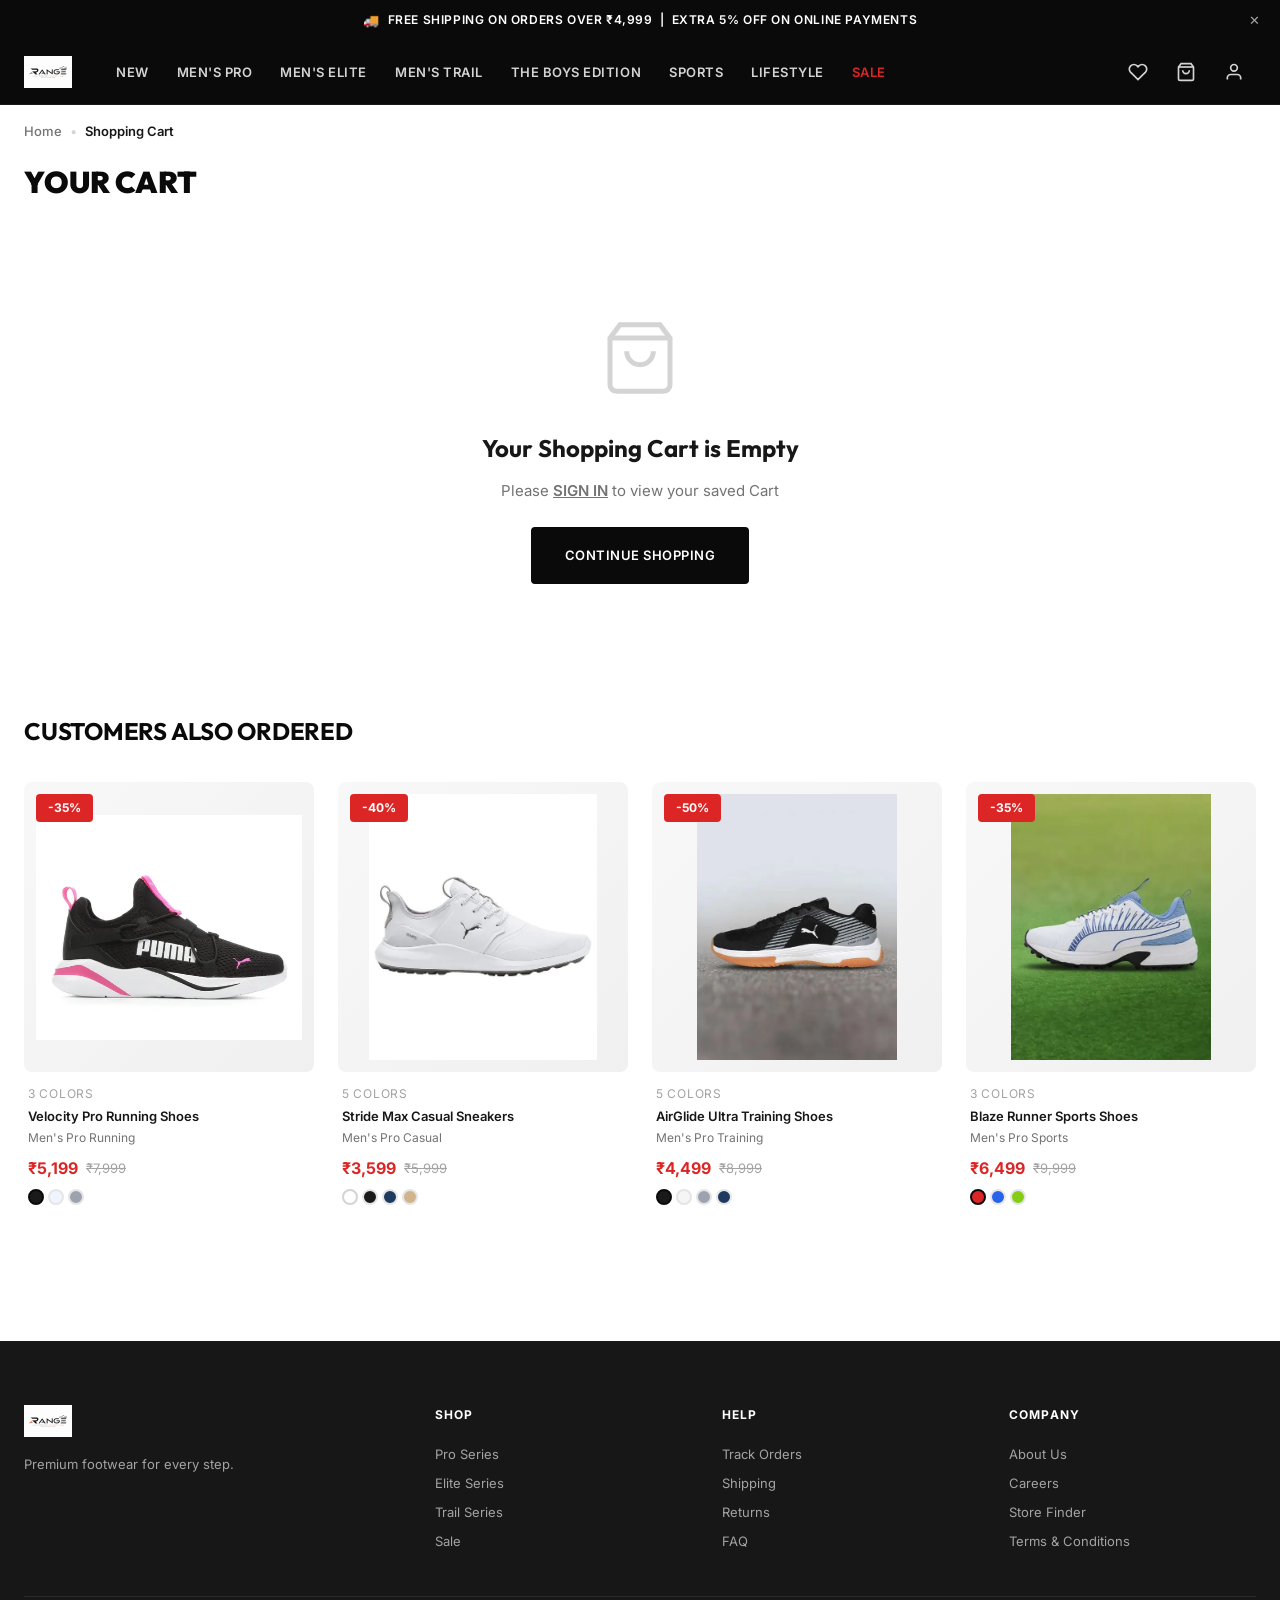
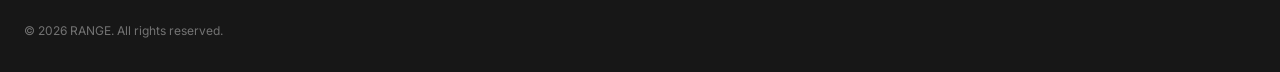
<file: cart.html>
<!DOCTYPE html>
<html lang="en">
<head>
    <meta charset="UTF-8">
    <meta name="viewport" content="width=device-width, initial-scale=1.0">
    <title>Shopping Cart — RANGE</title>
    <meta name="description" content="Review your cart and proceed to checkout at RANGE.">
    <link rel="preconnect" href="https://fonts.googleapis.com">
    <link rel="preconnect" href="https://fonts.gstatic.com" crossorigin>
    <link href="https://fonts.googleapis.com/css2?family=Inter:wght@300;400;500;600;700;800;900&family=Outfit:wght@300;400;500;600;700;800;900&display=swap" rel="stylesheet">
    <link rel="stylesheet" href="css/global.css">
    <link rel="stylesheet" href="css/components.css">
    <link rel="stylesheet" href="css/cart.css">
</head>
<body>
    <!-- Announcement -->
    <div class="announcement-bar" id="announcement-bar">
        <div class="announcement-content"><span class="announcement-icon">🚚</span><span>FREE SHIPPING ON ORDERS OVER ₹4,999 &nbsp;|&nbsp; EXTRA 5% OFF ON ONLINE PAYMENTS</span></div>
        <button class="announcement-close" id="close-announcement">✕</button>
    </div>

    <!-- Nav -->
    <nav class="navbar" id="navbar">
        <div class="nav-container">
            <a href="index.html" class="nav-logo"><img src="range-logo.png" alt="RANGE Logo" class="logo-img"></a>
            <ul class="nav-links">
                <li><a href="index.html" class="nav-link">New</a></li>
                <li><a href="shop.html?gender=men" class="nav-link">Men's Pro</a></li>
                <li><a href="shop.html?gender=women" class="nav-link">Men's Elite</a></li>
                <li><a href="shop.html?gender=kids" class="nav-link">Men's Trail</a></li>
                <li><a href="shop.html?brand=collab" class="nav-link">The Boys Edition</a></li>
                <li><a href="shop.html?cat=sports" class="nav-link">Sports</a></li>
                <li><a href="shop.html?cat=lifestyle" class="nav-link">Lifestyle</a></li>
                <li><a href="shop.html?sale=true" class="nav-link nav-sale">Sale</a></li>
            </ul>
            <div class="nav-actions">
                <a href="wishlist.html" class="nav-action-btn"><svg width="20" height="20" viewBox="0 0 24 24" fill="none" stroke="currentColor" stroke-width="2"><path d="M20.84 4.61a5.5 5.5 0 0 0-7.78 0L12 5.67l-1.06-1.06a5.5 5.5 0 0 0-7.78 7.78l1.06 1.06L12 21.23l7.78-7.78 1.06-1.06a5.5 5.5 0 0 0 0-7.78z"/></svg><span class="badge wishlist-count">0</span></a>
                <a href="cart.html" class="nav-action-btn"><svg width="20" height="20" viewBox="0 0 24 24" fill="none" stroke="currentColor" stroke-width="2"><path d="M6 2L3 6v14a2 2 0 0 0 2 2h14a2 2 0 0 0 2-2V6l-3-4z"/><line x1="3" y1="6" x2="21" y2="6"/><path d="M16 10a4 4 0 0 1-8 0"/></svg><span class="badge cart-count">0</span></a>
                <a href="account.html" class="nav-action-btn"><svg width="20" height="20" viewBox="0 0 24 24" fill="none" stroke="currentColor" stroke-width="2"><path d="M20 21v-2a4 4 0 0 0-4-4H8a4 4 0 0 0-4 4v2"/><circle cx="12" cy="7" r="4"/></svg></a>
                <button class="mobile-menu-toggle" id="mobile-menu-toggle"><span></span><span></span><span></span></button>
            </div>
        </div>
    </nav>

    <div class="mobile-menu" id="mobile-menu">
        <div class="mobile-menu-header"><a href="index.html" class="nav-logo"><img src="range-logo.png" alt="RANGE Logo" class="logo-img"></a><button class="mobile-menu-close" id="mobile-menu-close">✕</button></div>
        <ul class="mobile-nav-links"><li><a href="index.html">Home</a></li><li><a href="shop.html">Shop</a></li><li><a href="account.html">Account</a></li><li><a href="wishlist.html">Wishlist</a></li></ul>
    </div>

    <main>
        <div class="container">
            <div class="breadcrumb"><a href="index.html">Home</a><span>•</span><span class="current">Shopping Cart</span></div>
            <h1 class="page-title">YOUR CART</h1>

            <div class="cart-layout" id="cart-layout">
                <!-- Cart Items -->
                <div class="cart-items" id="cart-items">
                    <!-- Injected by JS -->
                </div>

                <!-- Order Summary -->
                <div class="cart-summary" id="cart-summary">
                    <div class="summary-card">
                        <h3>Order Summary</h3>
                        <div class="summary-row">
                            <span>Subtotal</span>
                            <span id="summary-subtotal">₹0</span>
                        </div>
                        <div class="summary-row">
                            <span>Shipping</span>
                            <span id="summary-shipping" class="summary-free">FREE</span>
                        </div>
                        <div class="summary-row">
                            <span>Estimated Tax</span>
                            <span id="summary-tax">₹0</span>
                        </div>
                        <div class="summary-divider"></div>
                        <div class="summary-row summary-total">
                            <span>Total</span>
                            <span id="summary-total">₹0</span>
                        </div>

                        <div class="promo-section">
                            <div class="promo-input-group">
                                <input type="text" id="promo-code" placeholder="Promo code" class="form-input">
                                <button class="btn btn-outline btn-sm" onclick="applyPromo()">Apply</button>
                            </div>
                        </div>

                        <button class="btn btn-primary btn-block btn-lg" id="checkout-btn" onclick="handleCheckout()">
                            Proceed to Checkout
                        </button>

                        <div class="summary-info">
                            <p>🔒 Secure checkout with 256-bit SSL encryption</p>
                            <p>🚚 Free shipping on orders over ₹4,999</p>
                            <p>↩️ 30-day easy returns</p>
                        </div>
                    </div>
                </div>
            </div>

            <!-- Empty Cart State -->
            <div class="empty-state" id="empty-cart" style="display:none;">
                <div class="empty-state-icon">
                    <svg width="80" height="80" viewBox="0 0 24 24" fill="none" stroke="currentColor" stroke-width="1.5"><path d="M6 2L3 6v14a2 2 0 0 0 2 2h14a2 2 0 0 0 2-2V6l-3-4z"/><line x1="3" y1="6" x2="21" y2="6"/><path d="M16 10a4 4 0 0 1-8 0"/></svg>
                </div>
                <h2>Your Shopping Cart is Empty</h2>
                <p>Please <a href="account.html" style="text-decoration:underline;font-weight:600;">SIGN IN</a> to view your saved Cart</p>
                <a href="shop.html" class="btn btn-primary btn-lg">Continue Shopping</a>
            </div>

            <!-- Customers Also Ordered -->
            <section class="also-ordered" id="also-ordered">
                <div class="section-header">
                    <h2 class="section-title">Customers Also Ordered</h2>
                </div>
                <div class="products-grid" id="also-ordered-products"></div>
            </section>
        </div>
    </main>

    <footer class="footer">
        <div class="container">
            <div class="footer-grid">
                <div class="footer-col footer-brand"><div class="footer-logo"><img src="range-logo.png" alt="RANGE Logo" class="logo-img"></div><p>Premium footwear for every step.</p></div>
                <div class="footer-col"><h4>Shop</h4><a href="shop.html?gender=men">Pro Series</a><a href="shop.html?gender=women">Elite Series</a><a href="shop.html?gender=kids">Trail Series</a><a href="shop.html?sale=true">Sale</a></div>
                <div class="footer-col"><h4>Help</h4><a href="orders.html">Track Orders</a><a href="#">Shipping</a><a href="#">Returns</a><a href="faq.html">FAQ</a></div>
                <div class="footer-col"><h4>Company</h4><a href="about.html">About Us</a><a href="#">Careers</a><a href="store-finder.html">Store Finder</a><a href="terms.html">Terms & Conditions</a></div>
            </div>
            <div class="footer-bottom"><p>© 2026 RANGE. All rights reserved.</p></div>
        </div>
    </footer>

    <script src="js/store.js"></script>
    <script src="js/components.js"></script>
    <script src="js/cart.js"></script>
</body>
</html>
</file>
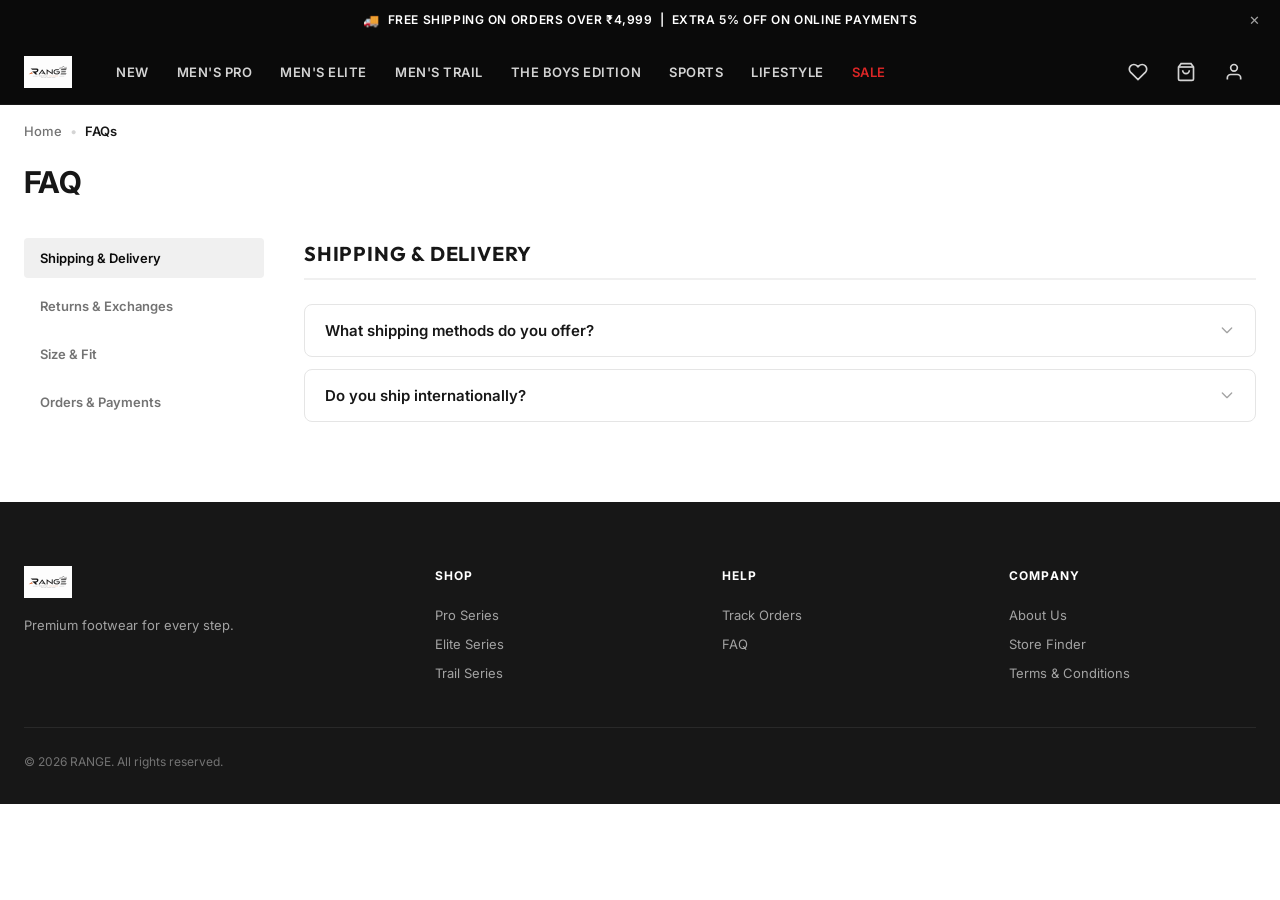
<file: faq.html>
<!DOCTYPE html>
<html lang="en">
<head>
    <meta charset="UTF-8">
    <meta name="viewport" content="width=device-width, initial-scale=1.0">
    <title>FAQs — RANGE</title>
    <meta name="description" content="Find answers to frequently asked questions about shipping, returns, sizing, and orders at RANGE.">
    <link rel="preconnect" href="https://fonts.googleapis.com">
    <link rel="preconnect" href="https://fonts.gstatic.com" crossorigin>
    <link href="https://fonts.googleapis.com/css2?family=Inter:wght@300;400;500;600;700;800;900&family=Outfit:wght@300;400;500;600;700;800;900&display=swap" rel="stylesheet">
    <link rel="stylesheet" href="css/global.css">
    <link rel="stylesheet" href="css/components.css">
    <style>
        .faq-layout {
            display: grid;
            grid-template-columns: 240px 1fr;
            gap: var(--space-10);
            margin: var(--space-8) 0 var(--space-16);
        }
        .faq-categories {
            position: sticky;
            top: 100px;
            display: flex;
            flex-direction: column;
            gap: var(--space-2);
            align-self: start;
        }
        .faq-cat-btn {
            text-align: left;
            padding: var(--space-3) var(--space-4);
            font-size: var(--text-sm);
            font-weight: var(--fw-semibold);
            color: var(--gray-500);
            border-radius: var(--radius-sm);
            background: transparent;
            border: none;
            cursor: pointer;
            transition: all var(--transition-fast);
        }
        .faq-cat-btn:hover {
            color: var(--gray-800);
            background: var(--gray-50);
        }
        .faq-cat-btn.active {
            color: var(--black);
            background: var(--gray-100);
        }
        .faq-section {
            display: none;
            animation: fadeIn 0.3s ease;
        }
        .faq-section.active {
            display: block;
        }
        .faq-section h2 {
            font-family: var(--font-display);
            font-size: var(--text-xl);
            font-weight: var(--fw-bold);
            margin-bottom: var(--space-6);
            padding-bottom: var(--space-2);
            border-bottom: 2px solid var(--gray-100);
            text-transform: uppercase;
            letter-spacing: 0.04em;
        }
        .faq-accordion {
            display: flex;
            flex-direction: column;
            gap: var(--space-3);
        }
        .faq-item {
            background: var(--white);
            border: 1px solid var(--gray-200);
            border-radius: var(--radius-md);
            overflow: hidden;
            transition: border-color var(--transition-fast);
        }
        .faq-item:hover {
            border-color: var(--gray-400);
        }
        .faq-item.active {
            border-color: var(--black);
        }
        .faq-question {
            width: 100%;
            display: flex;
            align-items: center;
            justify-content: space-between;
            padding: var(--space-4) var(--space-5);
            background: transparent;
            border: none;
            text-align: left;
            font-size: var(--text-base);
            font-weight: var(--fw-semibold);
            color: var(--gray-900);
            cursor: pointer;
        }
        .faq-question svg {
            width: 16px;
            height: 16px;
            color: var(--gray-400);
            transition: transform var(--transition-fast);
        }
        .faq-item.active .faq-question svg {
            transform: rotate(180deg);
            color: var(--black);
        }
        .faq-answer {
            max-height: 0;
            overflow: hidden;
            transition: max-height 0.3s ease-out;
        }
        .faq-answer-inner {
            padding: 0 var(--space-5) var(--space-4) var(--space-5);
            font-size: var(--text-sm);
            color: var(--gray-600);
            line-height: 1.6;
        }
        @media (max-width: 768px) {
            .faq-layout {
                grid-template-columns: 1fr;
                gap: var(--space-6);
            }
            .faq-categories {
                position: static;
                flex-direction: row;
                overflow-x: auto;
                padding-bottom: var(--space-2);
                border-bottom: 1px solid var(--gray-100);
            }
            .faq-cat-btn {
                white-space: nowrap;
            }
        }
    </style>
</head>
<body>
    <!-- Announcement Bar -->
    <div class="announcement-bar" id="announcement-bar">
        <div class="announcement-content"><span class="announcement-icon">🚚</span><span>FREE SHIPPING ON ORDERS OVER ₹4,999 &nbsp;|&nbsp; EXTRA 5% OFF ON ONLINE PAYMENTS</span></div>
        <button class="announcement-close" id="close-announcement">✕</button>
    </div>

    <!-- Navigation -->
    <nav class="navbar" id="navbar">
        <div class="nav-container">
            <a href="index.html" class="nav-logo"><img src="range-logo.png" alt="RANGE Logo" class="logo-img"></a>
            <ul class="nav-links">
                <li><a href="index.html" class="nav-link">New</a></li>
                <li><a href="shop.html?gender=men" class="nav-link">Men's Pro</a></li>
                <li><a href="shop.html?gender=women" class="nav-link">Men's Elite</a></li>
                <li><a href="shop.html?gender=kids" class="nav-link">Men's Trail</a></li>
                <li><a href="shop.html?brand=collab" class="nav-link">The Boys Edition</a></li>
                <li><a href="shop.html?cat=sports" class="nav-link">Sports</a></li>
                <li><a href="shop.html?cat=lifestyle" class="nav-link">Lifestyle</a></li>
                <li><a href="shop.html?sale=true" class="nav-link nav-sale">Sale</a></li>
            </ul>
            <div class="nav-actions">
                <a href="wishlist.html" class="nav-action-btn"><svg width="20" height="20" viewBox="0 0 24 24" fill="none" stroke="currentColor" stroke-width="2"><path d="M20.84 4.61a5.5 5.5 0 0 0-7.78 0L12 5.67l-1.06-1.06a5.5 5.5 0 0 0-7.78 7.78l1.06 1.06L12 21.23l7.78-7.78 1.06-1.06a5.5 5.5 0 0 0 0-7.78z"/></svg><span class="badge wishlist-count">0</span></a>
                <a href="cart.html" class="nav-action-btn"><svg width="20" height="20" viewBox="0 0 24 24" fill="none" stroke="currentColor" stroke-width="2"><path d="M6 2L3 6v14a2 2 0 0 0 2 2h14a2 2 0 0 0 2-2V6l-3-4z"/><line x1="3" y1="6" x2="21" y2="6"/><path d="M16 10a4 4 0 0 1-8 0"/></svg><span class="badge cart-count">0</span></a>
                <a href="account.html" class="nav-action-btn"><svg width="20" height="20" viewBox="0 0 24 24" fill="none" stroke="currentColor" stroke-width="2"><path d="M20 21v-2a4 4 0 0 0-4-4H8a4 4 0 0 0-4 4v2"/><circle cx="12" cy="7" r="4"/></svg></a>
                <button class="mobile-menu-toggle" id="mobile-menu-toggle"><span></span><span></span><span></span></button>
            </div>
        </div>
    </nav>

    <div class="mobile-menu" id="mobile-menu">
        <div class="mobile-menu-header"><a href="index.html" class="nav-logo"><img src="range-logo.png" alt="RANGE Logo" class="logo-img"></a><button class="mobile-menu-close" id="mobile-menu-close">✕</button></div>
        <ul class="mobile-nav-links"><li><a href="index.html">Home</a></li><li><a href="shop.html">Shop</a></li><li><a href="account.html">Account</a></li><li><a href="wishlist.html">Wishlist</a></li></ul>
    </div>

    <!-- Main Content -->
    <main class="container">
        <div class="breadcrumb">
            <a href="index.html">Home</a><span>•</span><span class="current">FAQs</span>
        </div>

        <h1 class="page-title">FAQ</h1>

        <div class="faq-layout">
            <!-- Sidebar Navigation -->
            <aside class="faq-categories">
                <button class="faq-cat-btn active" data-target="shipping">Shipping & Delivery</button>
                <button class="faq-cat-btn" data-target="returns">Returns & Exchanges</button>
                <button class="faq-cat-btn" data-target="sizing">Size & Fit</button>
                <button class="faq-cat-btn" data-target="orders">Orders & Payments</button>
            </aside>

            <!-- FAQ Panels -->
            <div class="faq-content">
                <!-- Shipping Section -->
                <section class="faq-section active" id="sec-shipping">
                    <h2>Shipping & Delivery</h2>
                    <div class="faq-accordion">
                        <div class="faq-item">
                            <button class="faq-question">
                                What shipping methods do you offer?
                                <svg fill="none" viewBox="0 0 24 24" stroke="currentColor"><path stroke-linecap="round" stroke-linejoin="round" stroke-width="2" d="m19 9-7 7-7-7"/></svg>
                            </button>
                            <div class="faq-answer">
                                <div class="faq-answer-inner">
                                    We offer free standard shipping on all orders over ₹4,999. For orders below this threshold, a standard flat fee applies. Standard delivery takes 5-7 business days, while express delivery takes 2-3 business days.
                                </div>
                            </div>
                        </div>
                        <div class="faq-item">
                            <button class="faq-question">
                                Do you ship internationally?
                                <svg fill="none" viewBox="0 0 24 24" stroke="currentColor"><path stroke-linecap="round" stroke-linejoin="round" stroke-width="2" d="m19 9-7 7-7-7"/></svg>
                            </button>
                            <div class="faq-answer">
                                <div class="faq-answer-inner">
                                    Currently, RANGE ships only within India. We are working closely with our parent logistics network under ELVION GLOBAL to expand international delivery in the near future.
                                </div>
                            </div>
                        </div>
                    </div>
                </section>

                <!-- Returns Section -->
                <section class="faq-section" id="sec-returns">
                    <h2>Returns & Exchanges</h2>
                    <div class="faq-accordion">
                        <div class="faq-item">
                            <button class="faq-question">
                                What is your return policy?
                                <svg fill="none" viewBox="0 0 24 24" stroke="currentColor"><path stroke-linecap="round" stroke-linejoin="round" stroke-width="2" d="m19 9-7 7-7-7"/></svg>
                            </button>
                            <div class="faq-answer">
                                <div class="faq-answer-inner">
                                    We offer a 30-day hassle-free return window. If your shoes do not fit, or you are not completely satisfied, you can initiate a return directly from your account page, and our courier partner will pick up the package free of cost. The items must be unworn and in their original packaging.
                                </div>
                            </div>
                        </div>
                        <div class="faq-item">
                            <button class="faq-question">
                                How long do refunds take to process?
                                <svg fill="none" viewBox="0 0 24 24" stroke="currentColor"><path stroke-linecap="round" stroke-linejoin="round" stroke-width="2" d="m19 9-7 7-7-7"/></svg>
                            </button>
                            <div class="faq-answer">
                                <div class="faq-answer-inner">
                                    Once our warehouse receives and inspects the return (usually within 3-5 days of pickup), we will initiate the refund. Bank transfers and card refunds take 5-7 business days to reflect in your account. UPI refunds are completed almost instantly.
                                </div>
                            </div>
                        </div>
                    </div>
                </section>

                <!-- Sizing Section -->
                <section class="faq-section" id="sec-sizing">
                    <h2>Size & Fit</h2>
                    <div class="faq-accordion">
                        <div class="faq-item">
                            <button class="faq-question">
                                What sizes are your shoes listed in?
                                <svg fill="none" viewBox="0 0 24 24" stroke="currentColor"><path stroke-linecap="round" stroke-linejoin="round" stroke-width="2" d="m19 9-7 7-7-7"/></svg>
                            </button>
                            <div class="faq-answer">
                                <div class="faq-answer-inner">
                                    All shoes listed on RANGE are in UK sizing format. We provide a comprehensive Size Guide on our product detail pages to help you translate from US or EU standards.
                                </div>
                            </div>
                        </div>
                        <div class="faq-item">
                            <button class="faq-question">
                                Are your shoes true to size?
                                <svg fill="none" viewBox="0 0 24 24" stroke="currentColor"><path stroke-linecap="round" stroke-linejoin="round" stroke-width="2" d="m19 9-7 7-7-7"/></svg>
                            </button>
                            <div class="faq-answer">
                                <div class="faq-answer-inner">
                                    Yes, most of our models are designed to fit true to size. If a specific shoe fits slightly tighter (e.g. narrow sports shoes), we will clearly note this on the product page and recommend buying half a size up.
                                </div>
                            </div>
                        </div>
                    </div>
                </section>

                <!-- Orders Section -->
                <section class="faq-section" id="sec-orders">
                    <h2>Orders & Payments</h2>
                    <div class="faq-accordion">
                        <div class="faq-item">
                            <button class="faq-question">
                                Which payment methods do you accept?
                                <svg fill="none" viewBox="0 0 24 24" stroke="currentColor"><path stroke-linecap="round" stroke-linejoin="round" stroke-width="2" d="m19 9-7 7-7-7"/></svg>
                            </button>
                            <div class="faq-answer">
                                <div class="faq-answer-inner">
                                    We accept all major credit/debit cards (Visa, Mastercard, RuPay), UPI (Google Pay, PhonePe, Paytm), Net Banking, and select wallets. Paying online grants you an extra 5% off at checkout.
                                </div>
                            </div>
                        </div>
                        <div class="faq-item">
                            <button class="faq-question">
                                Can I modify or cancel my order?
                                <svg fill="none" viewBox="0 0 24 24" stroke="currentColor"><path stroke-linecap="round" stroke-linejoin="round" stroke-width="2" d="m19 9-7 7-7-7"/></svg>
                            </button>
                            <div class="faq-answer">
                                <div class="faq-answer-inner">
                                    Orders can be cancelled or modified within 1 hour of placing them. You can manage your cancellations directly in your Orders panel under your Profile, or contact our customer support line immediately.
                                </div>
                            </div>
                        </div>
                    </div>
                </section>
            </div>
        </div>
    </main>

    <!-- Footer -->
    <footer class="footer">
        <div class="container">
            <div class="footer-grid">
                <div class="footer-col footer-brand"><div class="footer-logo"><img src="range-logo.png" alt="RANGE Logo" class="logo-img"></div><p>Premium footwear for every step.</p></div>
                <div class="footer-col"><h4>Shop</h4><a href="shop.html?gender=men">Pro Series</a><a href="shop.html?gender=women">Elite Series</a><a href="shop.html?gender=kids">Trail Series</a></div>
                <div class="footer-col"><h4>Help</h4><a href="orders.html">Track Orders</a><a href="faq.html" class="active">FAQ</a></div>
                <div class="footer-col"><h4>Company</h4><a href="about.html">About Us</a><a href="store-finder.html">Store Finder</a><a href="terms.html">Terms & Conditions</a></div>
            </div>
            <div class="footer-bottom"><p>© 2026 RANGE. All rights reserved.</p></div>
        </div>
    </footer>

    <script src="js/store.js"></script>
    <script src="js/components.js"></script>
    <script>
        document.addEventListener('DOMContentLoaded', () => {
            // Category Switcher
            const catButtons = document.querySelectorAll('.faq-cat-btn');
            const sections = document.querySelectorAll('.faq-section');

            catButtons.forEach(btn => {
                btn.addEventListener('click', () => {
                    const target = btn.dataset.target;
                    catButtons.forEach(b => b.classList.remove('active'));
                    btn.classList.add('active');

                    sections.forEach(sec => {
                        if (sec.id === `sec-${target}`) {
                            sec.classList.add('active');
                        } else {
                            sec.classList.remove('active');
                        }
                    });
                });
            });

            // Accordion Toggle
            const accordionQuestions = document.querySelectorAll('.faq-question');

            accordionQuestions.forEach(q => {
                q.addEventListener('click', () => {
                    const item = q.parentNode;
                    const answer = item.querySelector('.faq-answer');
                    const isActive = item.classList.contains('active');

                    // Close all other accordion items in current section
                    const currentSection = item.closest('.faq-section');
                    currentSection.querySelectorAll('.faq-item').forEach(otherItem => {
                        if (otherItem !== item) {
                            otherItem.classList.remove('active');
                            otherItem.querySelector('.faq-answer').style.maxHeight = null;
                        }
                    });

                    // Toggle current item
                    if (isActive) {
                        item.classList.remove('active');
                        answer.style.maxHeight = null;
                    } else {
                        item.classList.add('active');
                        answer.style.maxHeight = answer.scrollHeight + 'px';
                    }
                });
            });
        });
    </script>
</body>
</html>
</file>
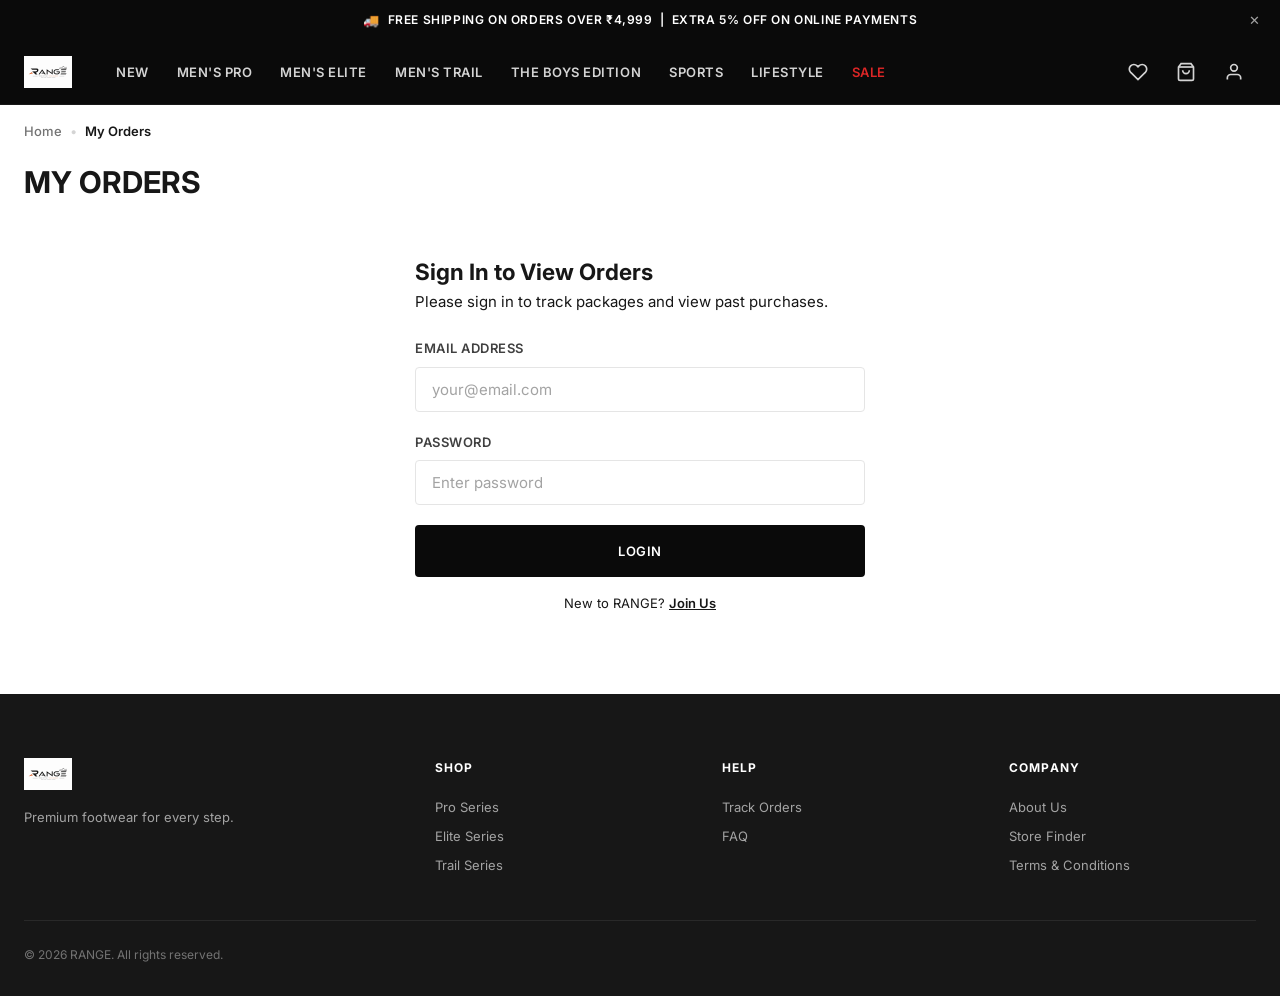
<file: orders.html>
<!DOCTYPE html>
<html lang="en">
<head>
    <meta charset="UTF-8">
    <meta name="viewport" content="width=device-width, initial-scale=1.0">
    <title>My Orders — RANGE</title>
    <meta name="description" content="View your order history, active shipments, and track packages at RANGE.">
    <link rel="preconnect" href="https://fonts.googleapis.com">
    <link rel="preconnect" href="https://fonts.gstatic.com" crossorigin>
    <link href="https://fonts.googleapis.com/css2?family=Inter:wght@300;400;500;600;700;800;900&family=Outfit:wght@300;400;500;600;700;800;900&display=swap" rel="stylesheet">
    <link rel="stylesheet" href="css/global.css">
    <link rel="stylesheet" href="css/components.css">
    <style>
        .orders-layout {
            margin: var(--space-8) 0 var(--space-20);
        }
        .orders-list {
            display: flex;
            flex-direction: column;
            gap: var(--space-6);
        }
        .order-card {
            background: var(--white);
            border: 1px solid var(--gray-200);
            border-radius: var(--radius-lg);
            overflow: hidden;
            box-shadow: var(--shadow-sm);
        }
        .order-header {
            background: var(--off-white);
            padding: var(--space-4) var(--space-6);
            border-bottom: 1px solid var(--gray-200);
            display: flex;
            justify-content: space-between;
            flex-wrap: wrap;
            gap: var(--space-4);
        }
        .order-header-meta {
            display: flex;
            gap: var(--space-8);
            flex-wrap: wrap;
        }
        .meta-group {
            display: flex;
            flex-direction: column;
            gap: var(--space-1);
        }
        .meta-label {
            font-size: var(--text-xs);
            color: var(--gray-400);
            text-transform: uppercase;
            letter-spacing: 0.04em;
        }
        .meta-value {
            font-size: var(--text-sm);
            font-weight: var(--fw-semibold);
            color: var(--gray-800);
        }
        .order-status-badge {
            display: inline-flex;
            align-items: center;
            padding: var(--space-1) var(--space-3);
            border-radius: var(--radius-full);
            font-size: var(--text-xs);
            font-weight: var(--fw-semibold);
        }
        .badge-delivered {
            background: #d1fae5;
            color: var(--accent-green);
        }
        .badge-shipped {
            background: #dbeafe;
            color: var(--accent-blue);
        }
        .badge-processing {
            background: #fef3c7;
            color: var(--accent-orange);
        }
        .order-body {
            padding: var(--space-6);
        }
        .order-items {
            display: flex;
            flex-direction: column;
            gap: var(--space-4);
            margin-bottom: var(--space-6);
        }
        .order-item {
            display: flex;
            align-items: center;
            justify-content: space-between;
            gap: var(--space-4);
        }
        .order-item-detail {
            display: flex;
            align-items: center;
            gap: var(--space-4);
        }
        .order-item-img {
            width: 60px;
            height: 60px;
            background: var(--gray-50);
            border-radius: var(--radius-md);
            display: flex;
            align-items: center;
            justify-content: center;
            border: 1px solid var(--gray-100);
        }
        .order-item-img svg {
            width: 45px;
            height: 45px;
        }
        .order-item-info h4 {
            font-size: var(--text-sm);
            font-weight: var(--fw-bold);
            color: var(--gray-900);
        }
        .order-item-info p {
            font-size: var(--text-xs);
            color: var(--gray-500);
            margin-top: 2px;
        }
        .order-item-price {
            font-size: var(--text-sm);
            font-weight: var(--fw-bold);
            color: var(--gray-800);
        }
        /* Tracking Timeline */
        .order-tracking {
            padding-top: var(--space-6);
            border-top: 1px solid var(--gray-100);
        }
        .tracking-title {
            font-size: var(--text-sm);
            font-weight: var(--fw-bold);
            margin-bottom: var(--space-4);
            color: var(--gray-900);
        }
        .tracking-stepper {
            display: flex;
            justify-content: space-between;
            position: relative;
            margin: var(--space-4) 0;
        }
        .tracking-stepper::before {
            content: '';
            position: absolute;
            top: 12px;
            left: 0;
            right: 0;
            height: 2px;
            background: var(--gray-200);
            z-index: 1;
        }
        .step {
            display: flex;
            flex-direction: column;
            align-items: center;
            position: relative;
            z-index: 2;
            width: 25%;
        }
        .step-circle {
            width: 26px;
            height: 26px;
            border-radius: 50%;
            background: var(--white);
            border: 2px solid var(--gray-300);
            display: flex;
            align-items: center;
            justify-content: center;
            transition: all 0.3s ease;
        }
        .step-circle::after {
            content: '';
            width: 8px;
            height: 8px;
            border-radius: 50%;
            background: var(--gray-300);
        }
        .step-label {
            font-size: 10px;
            font-weight: var(--fw-bold);
            color: var(--gray-400);
            margin-top: 8px;
            text-align: center;
            text-transform: uppercase;
        }
        .step.active .step-circle {
            border-color: var(--black);
            background: var(--black);
        }
        .step.active .step-circle::after {
            background: var(--white);
        }
        .step.active .step-label {
            color: var(--black);
        }
        .step.complete .step-circle {
            border-color: var(--accent-green);
            background: var(--accent-green);
        }
        .step.complete .step-circle::after {
            content: '✓';
            color: var(--white);
            font-size: 10px;
            background: transparent;
            border-radius: 0;
        }
        .step.complete .step-label {
            color: var(--accent-green);
        }
        .orders-auth-container {
            max-width: 450px;
            margin: var(--space-12) auto var(--space-20);
        }
    </style>
</head>
<body>
    <!-- Announcement Bar -->
    <div class="announcement-bar" id="announcement-bar">
        <div class="announcement-content"><span class="announcement-icon">🚚</span><span>FREE SHIPPING ON ORDERS OVER ₹4,999 &nbsp;|&nbsp; EXTRA 5% OFF ON ONLINE PAYMENTS</span></div>
        <button class="announcement-close" id="close-announcement">✕</button>
    </div>

    <!-- Navigation -->
    <nav class="navbar" id="navbar">
        <div class="nav-container">
            <a href="index.html" class="nav-logo"><img src="range-logo.png" alt="RANGE Logo" class="logo-img"></a>
            <ul class="nav-links">
                <li><a href="index.html" class="nav-link">New</a></li>
                <li><a href="shop.html?gender=men" class="nav-link">Men's Pro</a></li>
                <li><a href="shop.html?gender=women" class="nav-link">Men's Elite</a></li>
                <li><a href="shop.html?gender=kids" class="nav-link">Men's Trail</a></li>
                <li><a href="shop.html?brand=collab" class="nav-link">The Boys Edition</a></li>
                <li><a href="shop.html?cat=sports" class="nav-link">Sports</a></li>
                <li><a href="shop.html?cat=lifestyle" class="nav-link">Lifestyle</a></li>
                <li><a href="shop.html?sale=true" class="nav-link nav-sale">Sale</a></li>
            </ul>
            <div class="nav-actions">
                <a href="wishlist.html" class="nav-action-btn"><svg width="20" height="20" viewBox="0 0 24 24" fill="none" stroke="currentColor" stroke-width="2"><path d="M20.84 4.61a5.5 5.5 0 0 0-7.78 0L12 5.67l-1.06-1.06a5.5 5.5 0 0 0-7.78 7.78l1.06 1.06L12 21.23l7.78-7.78 1.06-1.06a5.5 5.5 0 0 0 0-7.78z"/></svg><span class="badge wishlist-count">0</span></a>
                <a href="cart.html" class="nav-action-btn"><svg width="20" height="20" viewBox="0 0 24 24" fill="none" stroke="currentColor" stroke-width="2"><path d="M6 2L3 6v14a2 2 0 0 0 2 2h14a2 2 0 0 0 2-2V6l-3-4z"/><line x1="3" y1="6" x2="21" y2="6"/><path d="M16 10a4 4 0 0 1-8 0"/></svg><span class="badge cart-count">0</span></a>
                <a href="account.html" class="nav-action-btn"><svg width="20" height="20" viewBox="0 0 24 24" fill="none" stroke="currentColor" stroke-width="2"><path d="M20 21v-2a4 4 0 0 0-4-4H8a4 4 0 0 0-4 4v2"/><circle cx="12" cy="7" r="4"/></svg></a>
                <button class="mobile-menu-toggle" id="mobile-menu-toggle"><span></span><span></span><span></span></button>
            </div>
        </div>
    </nav>

    <div class="mobile-menu" id="mobile-menu">
        <div class="mobile-menu-header"><a href="index.html" class="nav-logo"><img src="range-logo.png" alt="RANGE Logo" class="logo-img"></a><button class="mobile-menu-close" id="mobile-menu-close">✕</button></div>
        <ul class="mobile-nav-links"><li><a href="index.html">Home</a></li><li><a href="shop.html">Shop</a></li><li><a href="account.html">Account</a></li><li><a href="wishlist.html">Wishlist</a></li></ul>
    </div>

    <!-- Orders Section -->
    <main class="container">
        <div class="breadcrumb">
            <a href="index.html">Home</a><span>•</span><span class="current">My Orders</span>
        </div>

        <h1 class="page-title">MY ORDERS</h1>

        <!-- Auth prompt if not logged in -->
        <div class="orders-auth-container" id="orders-auth" style="display:none;">
            <div class="auth-card">
                <h2>Sign In to View Orders</h2>
                <p class="auth-subtitle" style="margin-bottom:var(--space-6)">Please sign in to track packages and view past purchases.</p>
                <form id="orders-login-form">
                    <div class="form-group">
                        <label class="form-label" for="login-email">Email Address</label>
                        <input type="email" id="login-email" class="form-input" placeholder="your@email.com" required>
                    </div>
                    <div class="form-group">
                        <label class="form-label" for="login-password">Password</label>
                        <input type="password" id="login-password" class="form-input" placeholder="Enter password" required>
                    </div>
                    <button type="submit" class="btn btn-primary btn-block btn-lg">LOGIN</button>
                </form>
                <p style="text-align:center; margin-top:var(--space-4); font-size:var(--text-sm)">New to RANGE? <a href="account.html" style="text-decoration:underline; font-weight:600">Join Us</a></p>
            </div>
        </div>

        <!-- Orders list if logged in -->
        <div class="orders-layout" id="orders-dashboard" style="display:none;">
            <div class="orders-list" id="orders-list-content">
                <!-- Orders will be dynamically injected here -->
            </div>
        </div>
    </main>

    <!-- Footer -->
    <footer class="footer">
        <div class="container">
            <div class="footer-grid">
                <div class="footer-col footer-brand"><div class="footer-logo"><img src="range-logo.png" alt="RANGE Logo" class="logo-img"></div><p>Premium footwear for every step.</p></div>
                <div class="footer-col"><h4>Shop</h4><a href="shop.html?gender=men">Pro Series</a><a href="shop.html?gender=women">Elite Series</a><a href="shop.html?gender=kids">Trail Series</a></div>
                <div class="footer-col"><h4>Help</h4><a href="orders.html" class="active">Track Orders</a><a href="faq.html">FAQ</a></div>
                <div class="footer-col"><h4>Company</h4><a href="about.html">About Us</a><a href="store-finder.html">Store Finder</a><a href="terms.html">Terms & Conditions</a></div>
            </div>
            <div class="footer-bottom"><p>© 2026 RANGE. All rights reserved.</p></div>
        </div>
    </footer>

    <script src="js/store.js"></script>
    <script src="js/components.js"></script>
    <script>
        document.addEventListener('DOMContentLoaded', () => {
            const user = Store.getUser();
            const authContainer = document.getElementById('orders-auth');
            const dashboardContainer = document.getElementById('orders-dashboard');
            const loginForm = document.getElementById('orders-login-form');

            // Handle login
            if (loginForm) {
                loginForm.addEventListener('submit', (e) => {
                    e.preventDefault();
                    const email = document.getElementById('login-email').value;
                    Store.login(email, 'password');
                    location.reload();
                });
            }

            if (!user) {
                authContainer.style.display = 'block';
            } else {
                dashboardContainer.style.display = 'block';
                renderOrders();
            }

            function renderOrders() {
                const list = document.getElementById('orders-list-content');
                
                // Define some premium mock order records if none exist in localStorage
                const mockOrders = [
                    {
                        orderId: "ELV-98741-26",
                        date: "June 14, 2026",
                        total: 8798,
                        status: "shipped",
                        statusText: "SHIPPED",
                        trackingNumber: "ELV108927453",
                        items: [
                            {
                                id: 1,
                                name: "Velocity Pro Running Shoes",
                                color: "Black/Neon",
                                size: "9",
                                qty: 1,
                                price: 5199,
                                colorHex: "#1a1a1a"
                            },
                            {
                                id: 2,
                                name: "Stride Max Casual Sneakers",
                                color: "Navy",
                                size: "9",
                                qty: 1,
                                price: 3599,
                                colorHex: "#1e3a5f"
                            }
                        ]
                    },
                    {
                        orderId: "ELV-77412-26",
                        date: "May 28, 2026",
                        total: 4499,
                        status: "delivered",
                        statusText: "DELIVERED",
                        trackingNumber: "ELV108273645",
                        items: [
                            {
                                id: 3,
                                name: "AirGlide Ultra Training Shoes",
                                color: "Gray/Lime",
                                size: "9",
                                qty: 1,
                                price: 4499,
                                colorHex: "#9ca3af"
                            }
                        ]
                    }
                ];

                list.innerHTML = mockOrders.map(order => `
                    <div class="order-card">
                        <div class="order-header">
                            <div class="order-header-meta">
                                <div class="meta-group">
                                    <span class="meta-label">Order Number</span>
                                    <span class="meta-value">${order.orderId}</span>
                                </div>
                                <div class="meta-group">
                                    <span class="meta-label">Date Placed</span>
                                    <span class="meta-value">${order.date}</span>
                                </div>
                                <div class="meta-group">
                                    <span class="meta-label">Total Amount</span>
                                    <span class="meta-value">${Store.formatPrice(order.total)}</span>
                                </div>
                            </div>
                            <div>
                                <span class="order-status-badge ${order.status === 'delivered' ? 'badge-delivered' : 'badge-shipped'}">${order.statusText}</span>
                            </div>
                        </div>

                        <div class="order-body">
                            <div class="order-items">
                                ${order.items.map(item => {
                                     const product = Store.getProduct(item.id);
                                     return `
                                     <div class="order-item">
                                         <div class="order-item-detail">
                                             <div class="order-item-img">
                                                 ${product && product.image ? `<img src="${product.image}" alt="${item.name}" style="width:100%;height:100%;object-fit:contain;padding:4px;">` : `
                                                 <svg viewBox="0 0 200 160" fill="none" xmlns="http://www.w3.org/2000/svg">
                                                     <ellipse cx="100" cy="135" rx="70" ry="10" fill="#f0f0f0"/>
                                                     <path d="M30 100 C30 75, 55 50, 100 50 C145 50, 170 70, 180 90 L180 110 C180 116, 174 120, 168 120 L42 120 C36 120, 30 116, 30 110 Z" fill="${item.colorHex}"/>
                                                 </svg>
                                                 `}
                                             </div>
                                             <div class="order-item-info">
                                                 <h4>${item.name}</h4>
                                                 <p>Color: ${item.color} | Size: UK ${item.size} | Qty: ${item.qty}</p>
                                             </div>
                                         </div>
                                         <div class="order-item-price">${Store.formatPrice(item.price)}</div>
                                     </div>
                                     `;
                                 }).join('')}
                            </div>

                            <div class="order-tracking">
                                <div class="tracking-title">TRACK SHIPMENT: <span style="font-weight:normal; color:var(--gray-500)">${order.trackingNumber}</span></div>
                                <div class="tracking-stepper">
                                    <div class="step complete">
                                        <div class="step-circle"></div>
                                        <span class="step-label">Ordered</span>
                                    </div>
                                    <div class="step complete">
                                        <div class="step-circle"></div>
                                        <span class="step-label">Shipped</span>
                                    </div>
                                    <div class="step ${order.status === 'delivered' ? 'complete' : 'active'}">
                                        <div class="step-circle"></div>
                                        <span class="step-label">In Transit</span>
                                    </div>
                                    <div class="step ${order.status === 'delivered' ? 'complete' : ''}">
                                        <div class="step-circle"></div>
                                        <span class="step-label">Delivered</span>
                                    </div>
                                </div>
                            </div>
                        </div>
                    </div>
                `).join('');
            }
        });
    </script>
</body>
</html>
</file>
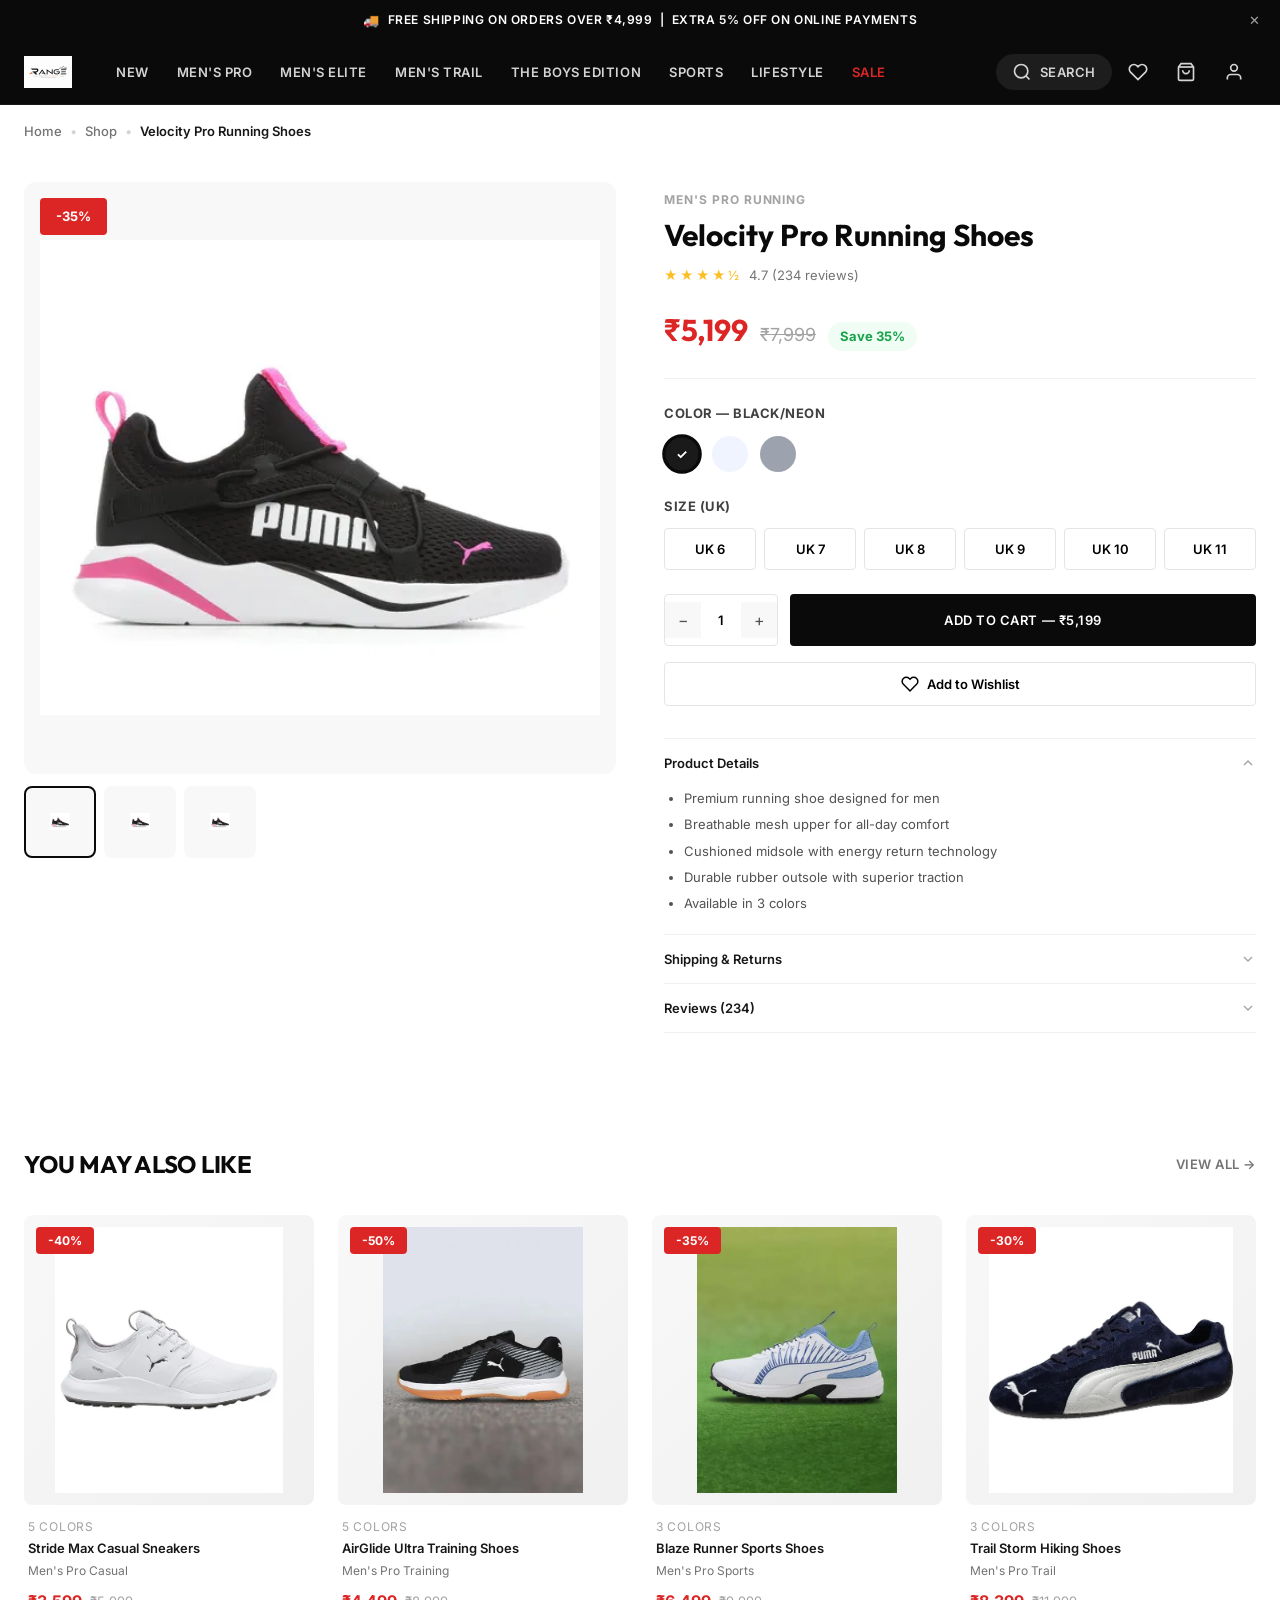
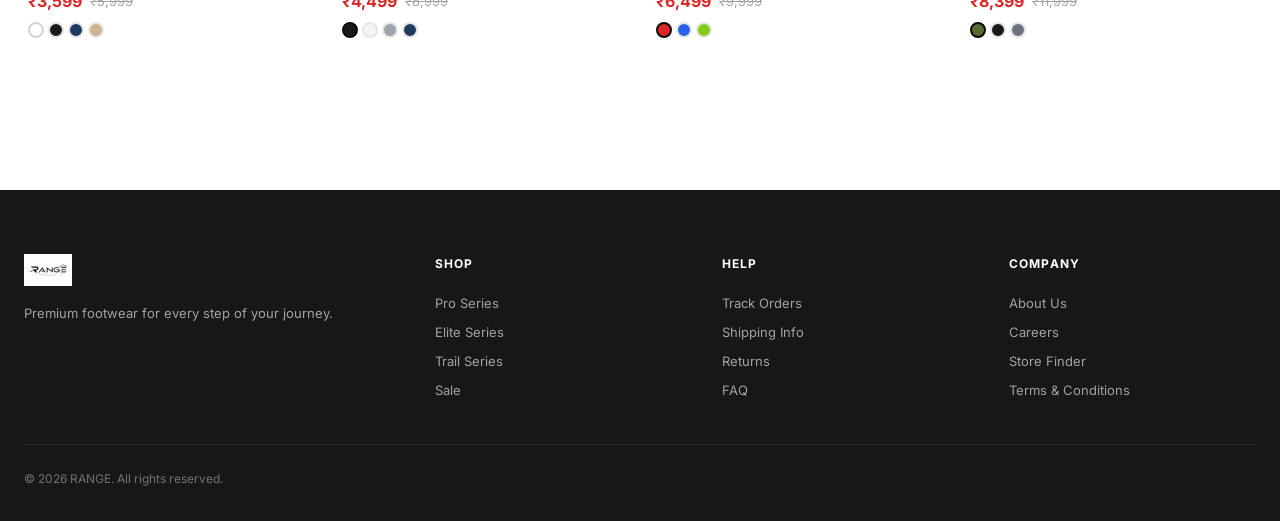
<file: product.html>
<!DOCTYPE html>
<html lang="en">
<head>
    <meta charset="UTF-8">
    <meta name="viewport" content="width=device-width, initial-scale=1.0">
    <title>Product — RANGE</title>
    <meta name="description" content="Shop premium footwear at RANGE.">
    <link rel="preconnect" href="https://fonts.googleapis.com">
    <link rel="preconnect" href="https://fonts.gstatic.com" crossorigin>
    <link href="https://fonts.googleapis.com/css2?family=Inter:wght@300;400;500;600;700;800;900&family=Outfit:wght@300;400;500;600;700;800;900&display=swap" rel="stylesheet">
    <link rel="stylesheet" href="css/global.css">
    <link rel="stylesheet" href="css/components.css">
    <link rel="stylesheet" href="css/product.css">
</head>
<body>
    <!-- Announcement Bar -->
    <div class="announcement-bar" id="announcement-bar">
        <div class="announcement-content">
            <span class="announcement-icon">🚚</span>
            <span>FREE SHIPPING ON ORDERS OVER ₹4,999 &nbsp;|&nbsp; EXTRA 5% OFF ON ONLINE PAYMENTS</span>
        </div>
        <button class="announcement-close" id="close-announcement" aria-label="Close">✕</button>
    </div>

    <!-- Navigation -->
    <nav class="navbar" id="navbar">
        <div class="nav-container">
            <a href="index.html" class="nav-logo"><img src="range-logo.png" alt="RANGE Logo" class="logo-img"></a>
            <ul class="nav-links">
                <li><a href="index.html" class="nav-link">New</a></li>
                <li><a href="shop.html?gender=men" class="nav-link">Men's Pro</a></li>
                <li><a href="shop.html?gender=women" class="nav-link">Men's Elite</a></li>
                <li><a href="shop.html?gender=kids" class="nav-link">Men's Trail</a></li>
                <li><a href="shop.html?brand=collab" class="nav-link">The Boys Edition</a></li>
                <li><a href="shop.html?cat=sports" class="nav-link">Sports</a></li>
                <li><a href="shop.html?cat=lifestyle" class="nav-link">Lifestyle</a></li>
                <li><a href="shop.html?sale=true" class="nav-link nav-sale">Sale</a></li>
            </ul>
            <div class="nav-actions">
                <button class="nav-action-btn search-toggle" id="search-toggle"><svg width="20" height="20" viewBox="0 0 24 24" fill="none" stroke="currentColor" stroke-width="2"><circle cx="11" cy="11" r="8"/><path d="m21 21-4.3-4.3"/></svg><span class="action-label">Search</span></button>
                <a href="wishlist.html" class="nav-action-btn"><svg width="20" height="20" viewBox="0 0 24 24" fill="none" stroke="currentColor" stroke-width="2"><path d="M20.84 4.61a5.5 5.5 0 0 0-7.78 0L12 5.67l-1.06-1.06a5.5 5.5 0 0 0-7.78 7.78l1.06 1.06L12 21.23l7.78-7.78 1.06-1.06a5.5 5.5 0 0 0 0-7.78z"/></svg><span class="badge wishlist-count">0</span></a>
                <a href="cart.html" class="nav-action-btn"><svg width="20" height="20" viewBox="0 0 24 24" fill="none" stroke="currentColor" stroke-width="2"><path d="M6 2L3 6v14a2 2 0 0 0 2 2h14a2 2 0 0 0 2-2V6l-3-4z"/><line x1="3" y1="6" x2="21" y2="6"/><path d="M16 10a4 4 0 0 1-8 0"/></svg><span class="badge cart-count">0</span></a>
                <a href="account.html" class="nav-action-btn"><svg width="20" height="20" viewBox="0 0 24 24" fill="none" stroke="currentColor" stroke-width="2"><path d="M20 21v-2a4 4 0 0 0-4-4H8a4 4 0 0 0-4 4v2"/><circle cx="12" cy="7" r="4"/></svg></a>
                <button class="mobile-menu-toggle" id="mobile-menu-toggle"><span></span><span></span><span></span></button>
            </div>
        </div>
        <div class="search-overlay" id="search-overlay">
            <div class="search-container">
                <svg width="20" height="20" viewBox="0 0 24 24" fill="none" stroke="currentColor" stroke-width="2"><circle cx="11" cy="11" r="8"/><path d="m21 21-4.3-4.3"/></svg>
                <input type="text" id="search-input" placeholder="Search for shoes..." autocomplete="off">
                <button class="search-close" id="search-close">✕</button>
            </div>
        </div>
    </nav>

    <!-- Mobile Menu -->
    <div class="mobile-menu" id="mobile-menu">
        <div class="mobile-menu-header"><a href="index.html" class="nav-logo"><img src="range-logo.png" alt="RANGE Logo" class="logo-img"></a><button class="mobile-menu-close" id="mobile-menu-close">✕</button></div>
        <ul class="mobile-nav-links">
            <li><a href="index.html">New</a></li><li><a href="shop.html?gender=men">Men's Pro</a></li><li><a href="shop.html?gender=women">Men's Elite</a></li><li><a href="shop.html?gender=kids">Men's Trail</a></li><li><a href="shop.html?brand=collab">The Boys Edition</a></li><li><a href="shop.html?sale=true" class="sale-link">Sale</a></li>
        </ul>
    </div>

    <main>
        <div class="container">
            <div class="breadcrumb">
                <a href="index.html">Home</a><span>•</span>
                <a href="shop.html">Shop</a><span>•</span>
                <span class="current" id="product-breadcrumb">Product</span>
            </div>

            <div class="product-detail" id="product-detail">
                <!-- Injected by JS -->
            </div>

            <!-- Related Products -->
            <section class="related-section">
                <div class="section-header">
                    <h2 class="section-title">You May Also Like</h2>
                    <a href="shop.html" class="section-link">View All →</a>
                </div>
                <div class="products-grid" id="related-products"></div>
            </section>
        </div>
    </main>

    <footer class="footer">
        <div class="container">
            <div class="footer-grid">
                <div class="footer-col footer-brand"><div class="footer-logo"><img src="range-logo.png" alt="RANGE Logo" class="logo-img"></div><p>Premium footwear for every step of your journey.</p></div>
                <div class="footer-col"><h4>Shop</h4><a href="shop.html?gender=men">Pro Series</a><a href="shop.html?gender=women">Elite Series</a><a href="shop.html?gender=kids">Trail Series</a><a href="shop.html?sale=true">Sale</a></div>
                <div class="footer-col"><h4>Help</h4><a href="orders.html">Track Orders</a><a href="#">Shipping Info</a><a href="#">Returns</a><a href="faq.html">FAQ</a></div>
                <div class="footer-col"><h4>Company</h4><a href="about.html">About Us</a><a href="#">Careers</a><a href="store-finder.html">Store Finder</a><a href="terms.html">Terms & Conditions</a></div>
            </div>
            <div class="footer-bottom"><p>© 2026 RANGE. All rights reserved.</p></div>
        </div>
    </footer>

    <script src="js/store.js"></script>
    <script src="js/components.js"></script>
    <script src="js/product.js"></script>
</body>
</html>
</file>
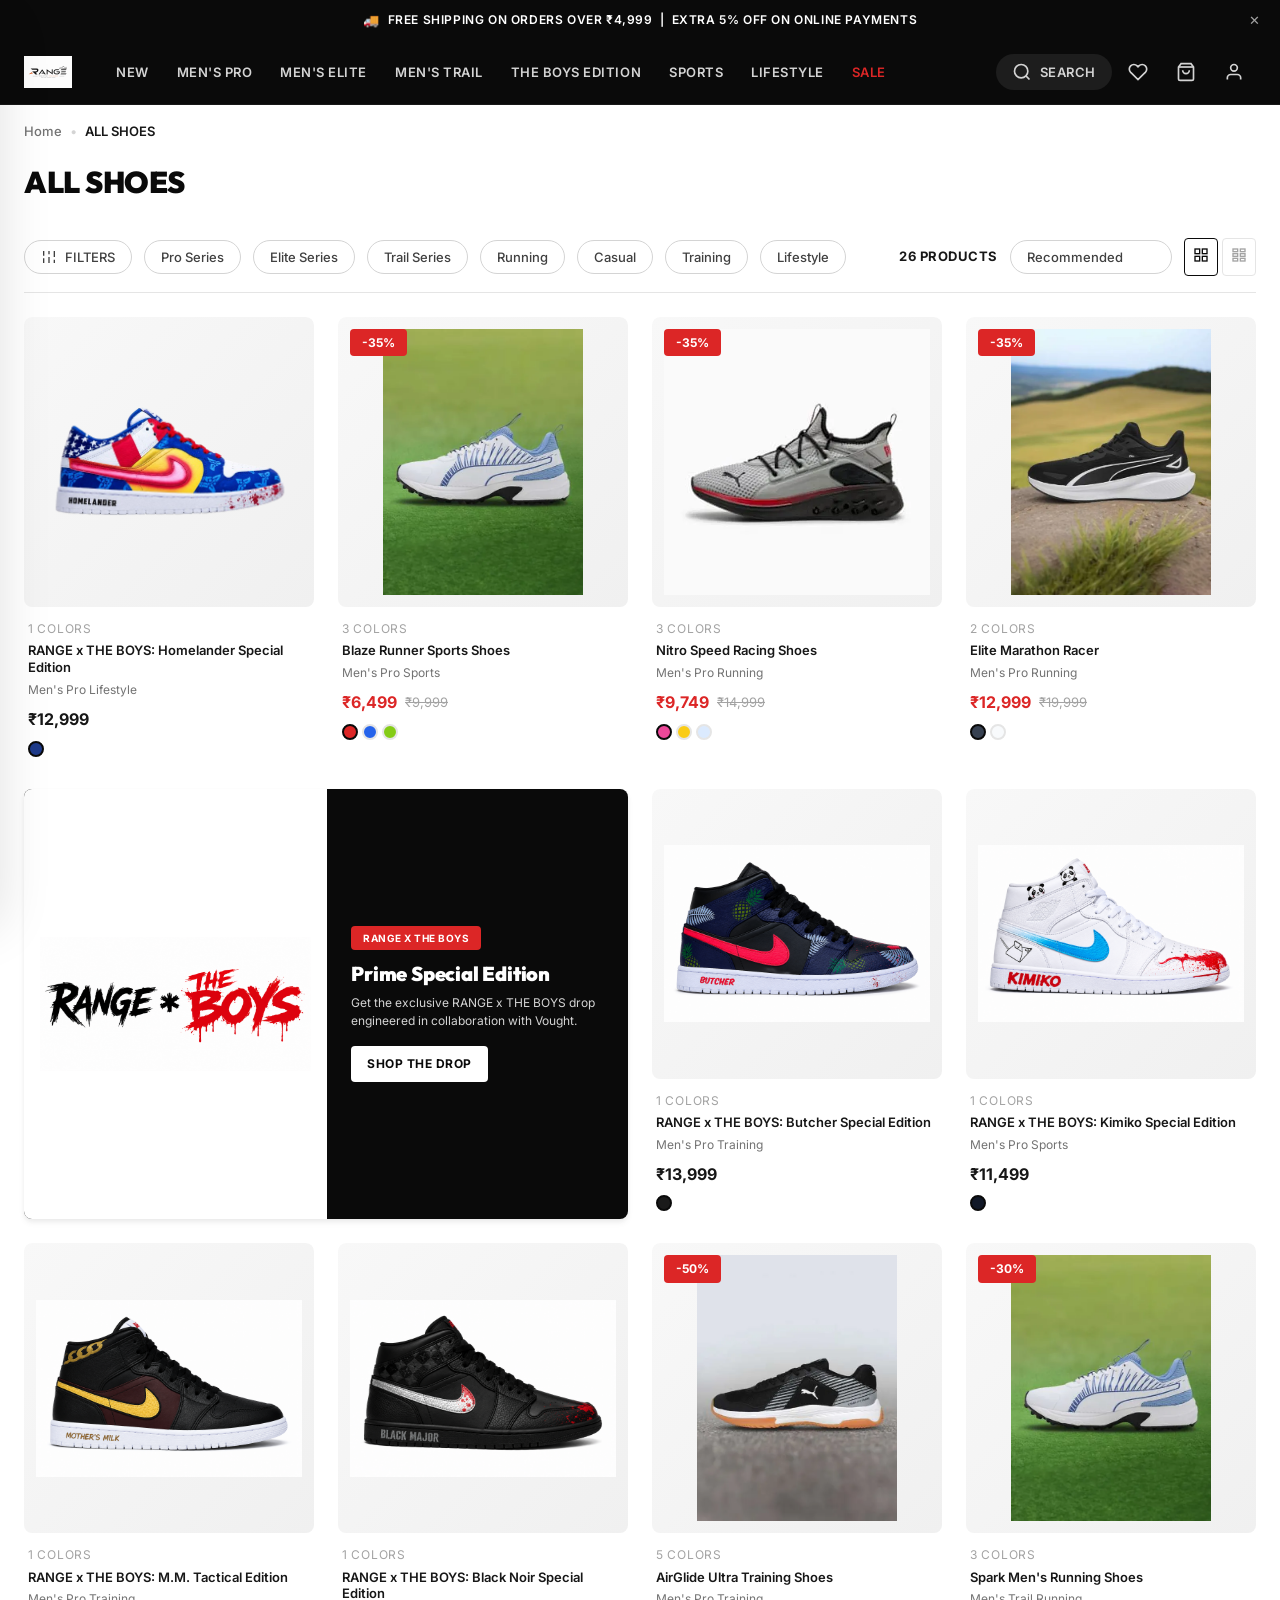
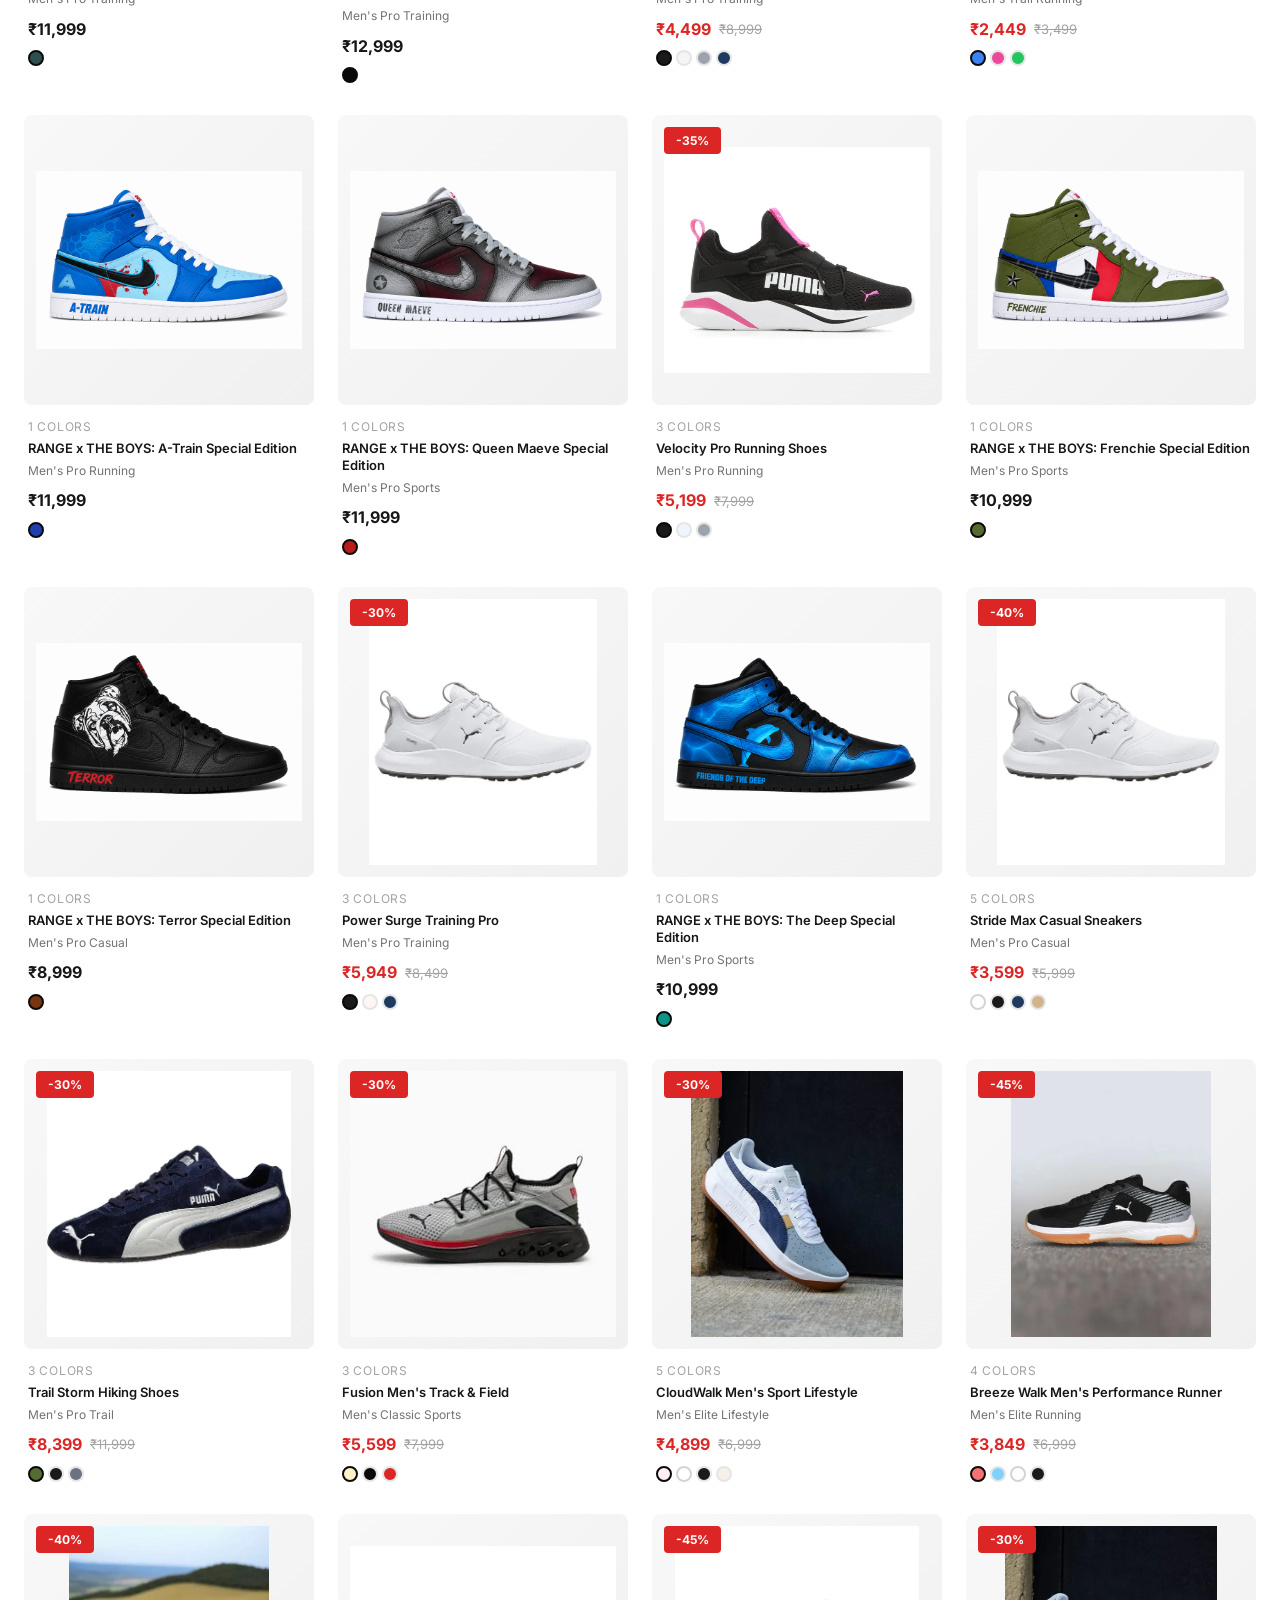
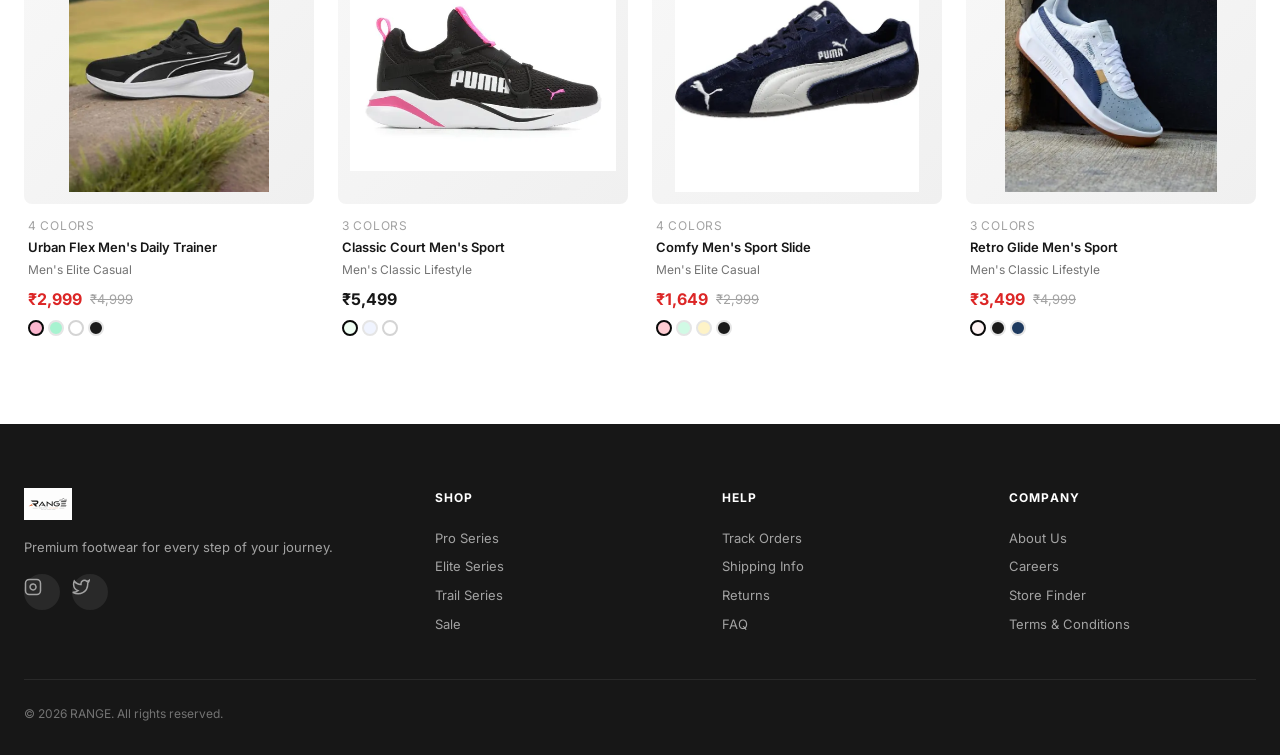
<file: shop.html>
<!DOCTYPE html>
<html lang="en">
<head>
    <meta charset="UTF-8">
    <meta name="viewport" content="width=device-width, initial-scale=1.0">
    <title>Shop All Shoes — RANGE</title>
    <meta name="description" content="Browse our complete collection of premium shoes. Filter by category, size, price, and more.">
    <link rel="preconnect" href="https://fonts.googleapis.com">
    <link rel="preconnect" href="https://fonts.gstatic.com" crossorigin>
    <link href="https://fonts.googleapis.com/css2?family=Inter:wght@300;400;500;600;700;800;900&family=Outfit:wght@300;400;500;600;700;800;900&display=swap" rel="stylesheet">
    <link rel="stylesheet" href="css/global.css">
    <link rel="stylesheet" href="css/components.css">
    <link rel="stylesheet" href="css/shop.css">
</head>
<body>
    <!-- Announcement Bar -->
    <div class="announcement-bar" id="announcement-bar">
        <div class="announcement-content">
            <span class="announcement-icon">🚚</span>
            <span>FREE SHIPPING ON ORDERS OVER ₹4,999 &nbsp;|&nbsp; EXTRA 5% OFF ON ONLINE PAYMENTS</span>
        </div>
        <button class="announcement-close" id="close-announcement" aria-label="Close announcement">✕</button>
    </div>

    <!-- Navigation -->
    <nav class="navbar" id="navbar">
        <div class="nav-container">
            <a href="index.html" class="nav-logo" id="nav-logo">
                <img src="range-logo.png" alt="RANGE Logo" class="logo-img">
            </a>
            <ul class="nav-links" id="nav-links">
                <li><a href="index.html" class="nav-link">New</a></li>
                <li><a href="shop.html?gender=men" class="nav-link">Men's Pro</a></li>
                <li><a href="shop.html?gender=women" class="nav-link">Men's Elite</a></li>
                <li><a href="shop.html?gender=kids" class="nav-link">Men's Trail</a></li>
                <li><a href="shop.html?brand=collab" class="nav-link">The Boys Edition</a></li>
                <li><a href="shop.html?cat=sports" class="nav-link">Sports</a></li>
                <li><a href="shop.html?cat=lifestyle" class="nav-link">Lifestyle</a></li>
                <li><a href="shop.html?sale=true" class="nav-link nav-sale">Sale</a></li>
            </ul>
            <div class="nav-actions">
                <button class="nav-action-btn search-toggle" id="search-toggle" aria-label="Search">
                    <svg width="20" height="20" viewBox="0 0 24 24" fill="none" stroke="currentColor" stroke-width="2"><circle cx="11" cy="11" r="8"/><path d="m21 21-4.3-4.3"/></svg>
                    <span class="action-label">Search</span>
                </button>
                <a href="wishlist.html" class="nav-action-btn" id="wishlist-btn" aria-label="Wishlist">
                    <svg width="20" height="20" viewBox="0 0 24 24" fill="none" stroke="currentColor" stroke-width="2"><path d="M20.84 4.61a5.5 5.5 0 0 0-7.78 0L12 5.67l-1.06-1.06a5.5 5.5 0 0 0-7.78 7.78l1.06 1.06L12 21.23l7.78-7.78 1.06-1.06a5.5 5.5 0 0 0 0-7.78z"/></svg>
                    <span class="badge wishlist-count" id="wishlist-count">0</span>
                </a>
                <a href="cart.html" class="nav-action-btn" id="cart-btn" aria-label="Cart">
                    <svg width="20" height="20" viewBox="0 0 24 24" fill="none" stroke="currentColor" stroke-width="2"><path d="M6 2L3 6v14a2 2 0 0 0 2 2h14a2 2 0 0 0 2-2V6l-3-4z"/><line x1="3" y1="6" x2="21" y2="6"/><path d="M16 10a4 4 0 0 1-8 0"/></svg>
                    <span class="badge cart-count" id="cart-count">0</span>
                </a>
                <a href="account.html" class="nav-action-btn" id="account-btn" aria-label="Account">
                    <svg width="20" height="20" viewBox="0 0 24 24" fill="none" stroke="currentColor" stroke-width="2"><path d="M20 21v-2a4 4 0 0 0-4-4H8a4 4 0 0 0-4 4v2"/><circle cx="12" cy="7" r="4"/></svg>
                </a>
                <button class="mobile-menu-toggle" id="mobile-menu-toggle" aria-label="Menu">
                    <span></span><span></span><span></span>
                </button>
            </div>
        </div>
        <div class="search-overlay" id="search-overlay">
            <div class="search-container">
                <svg width="20" height="20" viewBox="0 0 24 24" fill="none" stroke="currentColor" stroke-width="2"><circle cx="11" cy="11" r="8"/><path d="m21 21-4.3-4.3"/></svg>
                <input type="text" id="search-input" placeholder="Search for shoes, brands, categories..." autocomplete="off">
                <button class="search-close" id="search-close">✕</button>
            </div>
            <div class="search-suggestions" id="search-suggestions">
                <h4>Popular Searches</h4>
                <div class="suggestion-tags">
                    <a href="shop.html?brand=pro" class="suggestion-tag">RANGE Pro</a>
                    <a href="shop.html?brand=plus" class="suggestion-tag">RANGE Plus</a>
                    <a href="shop.html?brand=collab" class="suggestion-tag">The Boys Collab</a>
                    <a href="shop.html?q=running" class="suggestion-tag">Running</a>
                    <a href="shop.html?q=training" class="suggestion-tag">Training</a>
                </div>
            </div>
        </div>
    </nav>

    <!-- Mobile Menu -->
    <div class="mobile-menu" id="mobile-menu">
        <div class="mobile-menu-header">
            <a href="index.html" class="nav-logo"><img src="range-logo.png" alt="RANGE Logo" class="logo-img"></a>
            <button class="mobile-menu-close" id="mobile-menu-close">✕</button>
        </div>
        <ul class="mobile-nav-links">
            <li><a href="index.html">New</a></li>
            <li><a href="shop.html?gender=men">Men's Pro</a></li>
            <li><a href="shop.html?gender=women">Men's Elite</a></li>
            <li><a href="shop.html?gender=kids">Men's Trail</a></li>
            <li><a href="shop.html?brand=collab">The Boys Edition</a></li>
            <li><a href="shop.html?cat=sports">Sports</a></li>
            <li><a href="shop.html?cat=lifestyle">Lifestyle</a></li>
            <li><a href="shop.html?sale=true" class="sale-link">Sale</a></li>
        </ul>
        <div class="mobile-menu-footer">
            <a href="account.html">My Account</a>
            <a href="wishlist.html">Wishlist</a>
            <a href="cart.html">Cart</a>
        </div>
    </div>

    <main>
        <div class="container">
            <!-- Breadcrumb -->
            <div class="breadcrumb" id="breadcrumb">
                <a href="index.html">Home</a>
                <span>•</span>
                <span class="current" id="breadcrumb-current">All Shoes</span>
            </div>

            <!-- Page Title -->
            <h1 class="shop-title" id="shop-title">ALL SHOES</h1>

            <!-- Filter Bar -->
            <div class="filter-bar" id="filter-bar">
                <div class="filter-left">
                    <button class="filter-btn" id="open-filters">
                        <svg width="16" height="16" viewBox="0 0 24 24" fill="none" stroke="currentColor" stroke-width="2"><line x1="4" y1="21" x2="4" y2="14"/><line x1="4" y1="10" x2="4" y2="3"/><line x1="12" y1="21" x2="12" y2="12"/><line x1="12" y1="8" x2="12" y2="3"/><line x1="20" y1="21" x2="20" y2="16"/><line x1="20" y1="12" x2="20" y2="3"/></svg>
                        FILTERS
                    </button>
                    <button class="filter-btn" data-filter="gender" data-value="men">Pro Series</button>
                    <button class="filter-btn" data-filter="gender" data-value="women">Elite Series</button>
                    <button class="filter-btn" data-filter="gender" data-value="kids">Trail Series</button>
                    <button class="filter-btn" data-filter="category" data-value="running">Running</button>
                    <button class="filter-btn" data-filter="category" data-value="casual">Casual</button>
                    <button class="filter-btn" data-filter="category" data-value="training">Training</button>
                    <button class="filter-btn" data-filter="category" data-value="lifestyle">Lifestyle</button>
                </div>
                <div class="filter-right">
                    <span class="product-count" id="product-count">16 PRODUCTS</span>
                    <select class="sort-select" id="sort-select">
                        <option value="recommended">Recommended</option>
                        <option value="newest">Newest</option>
                        <option value="price-low">Price: Low to High</option>
                        <option value="price-high">Price: High to Low</option>
                        <option value="rating">Highest Rated</option>
                        <option value="trending">Trending</option>
                    </select>
                    <div class="view-toggle">
                        <button class="view-btn active" data-view="grid" aria-label="Grid view">
                            <svg width="16" height="16" viewBox="0 0 24 24" fill="none" stroke="currentColor" stroke-width="2"><rect x="3" y="3" width="7" height="7"/><rect x="14" y="3" width="7" height="7"/><rect x="3" y="14" width="7" height="7"/><rect x="14" y="14" width="7" height="7"/></svg>
                        </button>
                        <button class="view-btn" data-view="list" aria-label="List view">
                            <svg width="16" height="16" viewBox="0 0 24 24" fill="none" stroke="currentColor" stroke-width="2"><rect x="3" y="3" width="7" height="4"/><rect x="14" y="3" width="7" height="4"/><rect x="3" y="10" width="7" height="4"/><rect x="14" y="10" width="7" height="4"/><rect x="3" y="17" width="7" height="4"/><rect x="14" y="17" width="7" height="4"/></svg>
                        </button>
                    </div>
                </div>
            </div>

            <!-- Products Grid -->
            <div class="products-grid" id="shop-products">
                <!-- Products injected by JS -->
            </div>

            <!-- No Results -->
            <div class="empty-state" id="no-results" style="display:none;">
                <div class="empty-state-icon">
                    <svg width="80" height="80" viewBox="0 0 24 24" fill="none" stroke="currentColor" stroke-width="1.5"><circle cx="11" cy="11" r="8"/><path d="m21 21-4.3-4.3"/><line x1="8" y1="11" x2="14" y2="11"/></svg>
                </div>
                <h2>No Products Found</h2>
                <p>Try adjusting your filters or search terms to find what you're looking for.</p>
                <button class="btn btn-primary" onclick="clearAllFilters()">Clear All Filters</button>
            </div>
        </div>
    </main>

    <!-- Filter Sidebar -->
    <div class="filter-sidebar-overlay" id="filter-overlay"></div>
    <div class="filter-sidebar" id="filter-sidebar">
        <div class="filter-sidebar-header">
            <h3>Filters</h3>
            <button class="filter-sidebar-close" id="close-filters">✕</button>
        </div>

        <div class="filter-group">
            <div class="filter-group-title">Collections</div>
            <div class="filter-options">
                <label class="filter-option"><input type="checkbox" value="men" name="gender"> <span>Pro Series</span></label>
                <label class="filter-option"><input type="checkbox" value="women" name="gender"> <span>Elite Series</span></label>
                <label class="filter-option"><input type="checkbox" value="kids" name="gender"> <span>Trail Series</span></label>
                <label class="filter-option"><input type="checkbox" value="unisex" name="gender"> <span>Classic Series</span></label>
            </div>
        </div>

        <div class="filter-group">
            <div class="filter-group-title">Series</div>
            <div class="filter-options">
                <label class="filter-option"><input type="checkbox" value="pro" name="brand"> <span>RANGE Pro</span></label>
                <label class="filter-option"><input type="checkbox" value="plus" name="brand"> <span>RANGE Plus</span></label>
                <label class="filter-option"><input type="checkbox" value="collab" name="brand"> <span>The Boys Collab</span></label>
            </div>
        </div>

        <div class="filter-group">
            <div class="filter-group-title">Category</div>
            <div class="filter-options">
                <label class="filter-option"><input type="checkbox" value="running" name="category"> <span>Running</span></label>
                <label class="filter-option"><input type="checkbox" value="casual" name="category"> <span>Casual</span></label>
                <label class="filter-option"><input type="checkbox" value="training" name="category"> <span>Training</span></label>
                <label class="filter-option"><input type="checkbox" value="lifestyle" name="category"> <span>Lifestyle</span></label>
                <label class="filter-option"><input type="checkbox" value="sports" name="category"> <span>Sports</span></label>
                <label class="filter-option"><input type="checkbox" value="trail" name="category"> <span>Trail</span></label>
            </div>
        </div>

        <div class="filter-group">
            <div class="filter-group-title">Size</div>
            <div class="size-grid" id="size-filter-grid">
                <button class="size-option" data-size="4">UK 4</button>
                <button class="size-option" data-size="5">UK 5</button>
                <button class="size-option" data-size="6">UK 6</button>
                <button class="size-option" data-size="7">UK 7</button>
                <button class="size-option" data-size="8">UK 8</button>
                <button class="size-option" data-size="9">UK 9</button>
                <button class="size-option" data-size="10">UK 10</button>
                <button class="size-option" data-size="11">UK 11</button>
                <button class="size-option" data-size="12">UK 12</button>
            </div>
        </div>

        <div class="filter-group">
            <div class="filter-group-title">Price Range</div>
            <div class="price-range">
                <div class="price-inputs">
                    <input type="number" class="price-input" id="price-min" placeholder="₹ Min" value="">
                    <span class="price-separator">—</span>
                    <input type="number" class="price-input" id="price-max" placeholder="₹ Max" value="">
                </div>
            </div>
        </div>

        <div class="filter-group">
            <div class="filter-group-title">Offers</div>
            <div class="filter-options">
                <label class="filter-option"><input type="checkbox" id="sale-filter" name="sale"> <span>On Sale</span></label>
            </div>
        </div>

        <div class="filter-sidebar-footer">
            <button class="btn btn-outline btn-block" onclick="clearAllFilters()">Clear All</button>
            <button class="btn btn-primary btn-block" onclick="applyFilters()">Apply Filters</button>
        </div>
    </div>

    <!-- Footer -->
    <footer class="footer" id="footer">
        <div class="container">
            <div class="footer-grid">
                <div class="footer-col footer-brand">
                    <div class="footer-logo"><img src="range-logo.png" alt="RANGE Logo" class="logo-img"></div>
                    <p>Premium footwear for every step of your journey.</p>
                    <div class="social-links">
                        <a href="#" class="social-link" aria-label="Instagram"><svg width="18" height="18" viewBox="0 0 24 24" fill="none" stroke="currentColor" stroke-width="2"><rect x="2" y="2" width="20" height="20" rx="5"/><path d="M16 11.37A4 4 0 1 1 12.63 8 4 4 0 0 1 16 11.37z"/><line x1="17.5" y1="6.5" x2="17.51" y2="6.5"/></svg></a>
                        <a href="#" class="social-link" aria-label="Twitter"><svg width="18" height="18" viewBox="0 0 24 24" fill="none" stroke="currentColor" stroke-width="2"><path d="M23 3a10.9 10.9 0 0 1-3.14 1.53 4.48 4.48 0 0 0-7.86 3v1A10.66 10.66 0 0 1 3 4s-4 9 5 13a11.64 11.64 0 0 1-7 2c9 5 20 0 20-11.5a4.5 4.5 0 0 0-.08-.83A7.72 7.72 0 0 0 23 3z"/></svg></a>
                    </div>
                </div>
                <div class="footer-col"><h4>Shop</h4><a href="shop.html?gender=men">Pro Series</a><a href="shop.html?gender=women">Elite Series</a><a href="shop.html?gender=kids">Trail Series</a><a href="shop.html?sale=true">Sale</a></div>
                <div class="footer-col"><h4>Help</h4><a href="orders.html">Track Orders</a><a href="#">Shipping Info</a><a href="#">Returns</a><a href="faq.html">FAQ</a></div>
                <div class="footer-col"><h4>Company</h4><a href="about.html">About Us</a><a href="#">Careers</a><a href="store-finder.html">Store Finder</a><a href="terms.html">Terms & Conditions</a></div>
            </div>
            <div class="footer-bottom"><p>© 2026 RANGE. All rights reserved.</p></div>
        </div>
    </footer>

    <script src="js/store.js"></script>
    <script src="js/components.js"></script>
    <script src="js/shop.js"></script>
</body>
</html>
</file>
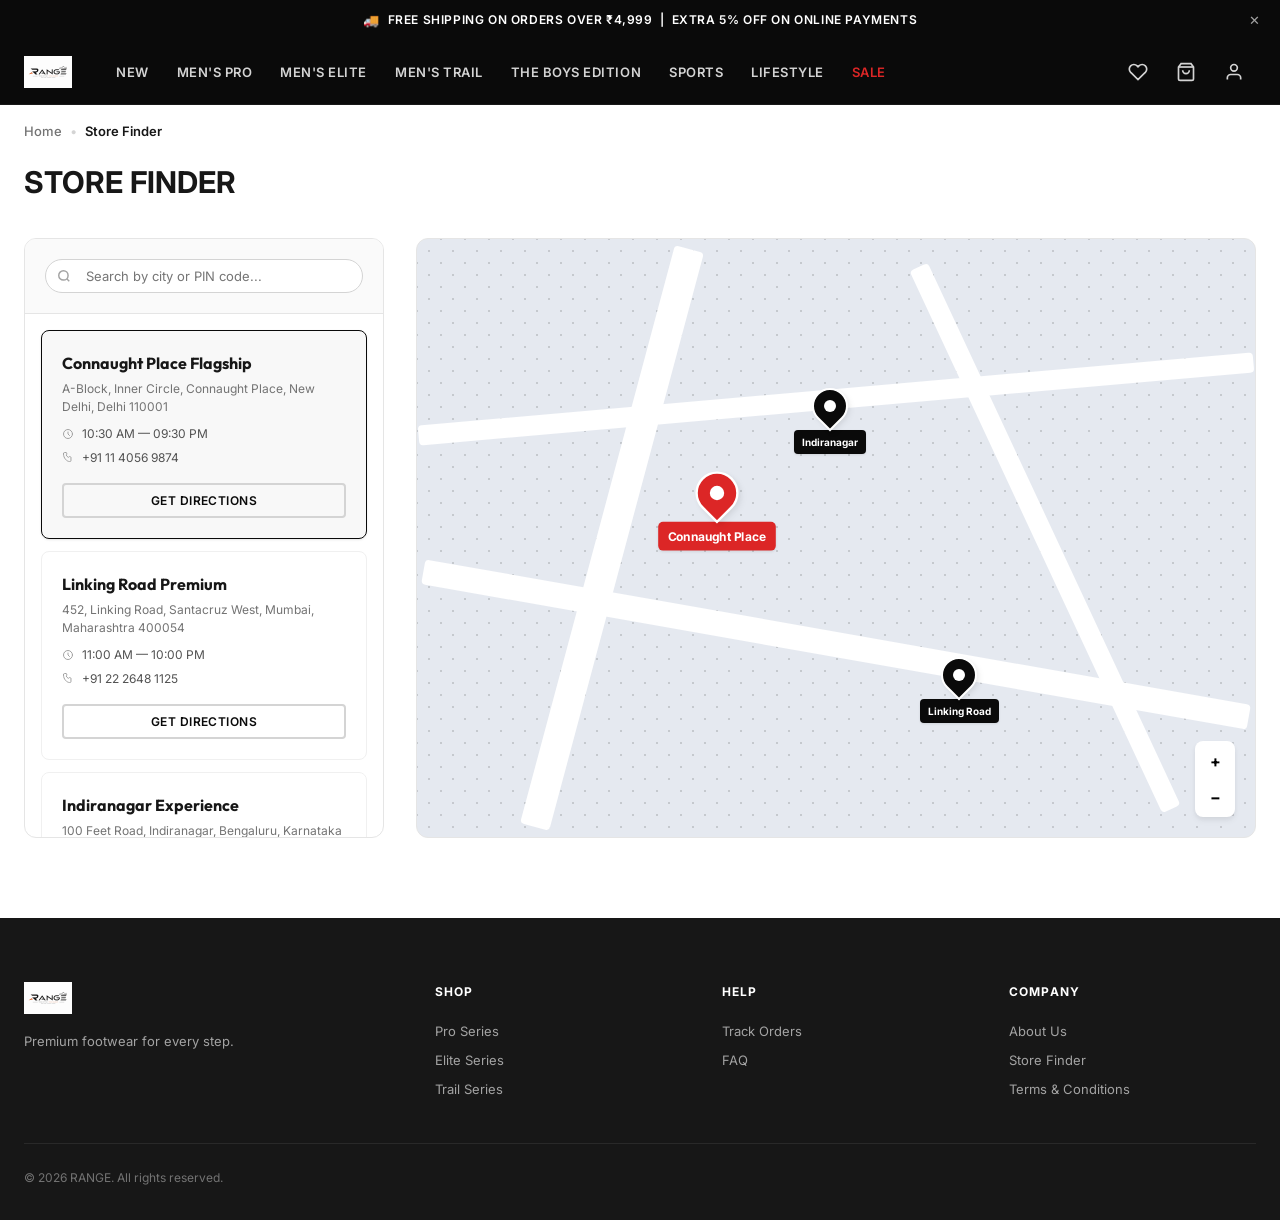
<file: store-finder.html>
<!DOCTYPE html>
<html lang="en">
<head>
    <meta charset="UTF-8">
    <meta name="viewport" content="width=device-width, initial-scale=1.0">
    <title>Store Finder — RANGE</title>
    <meta name="description" content="Find a RANGE store near you. View locations, hours, and contact details for our flagship stores.">
    <link rel="preconnect" href="https://fonts.googleapis.com">
    <link rel="preconnect" href="https://fonts.gstatic.com" crossorigin>
    <link href="https://fonts.googleapis.com/css2?family=Inter:wght@300;400;500;600;700;800;900&family=Outfit:wght@300;400;500;600;700;800;900&display=swap" rel="stylesheet">
    <link rel="stylesheet" href="css/global.css">
    <link rel="stylesheet" href="css/components.css">
    <style>
        .store-layout {
            display: grid;
            grid-template-columns: 360px 1fr;
            gap: var(--space-8);
            margin: var(--space-8) 0 var(--space-16);
            height: 600px;
        }
        .store-sidebar {
            display: flex;
            flex-direction: column;
            border: 1px solid var(--gray-200);
            border-radius: var(--radius-lg);
            background: var(--white);
            overflow: hidden;
        }
        .store-search-box {
            padding: var(--space-5);
            border-bottom: 1px solid var(--gray-200);
            background: var(--off-white);
        }
        .store-search-input-group {
            position: relative;
            display: flex;
            align-items: center;
        }
        .store-search-input-group svg {
            position: absolute;
            left: var(--space-3);
            color: var(--gray-400);
            pointer-events: none;
        }
        .store-search-input {
            width: 100%;
            padding: var(--space-2) var(--space-4) var(--space-2) var(--space-10);
            border: 1px solid var(--gray-300);
            border-radius: var(--radius-full);
            outline: none;
            font-size: var(--text-sm);
            background: var(--white);
        }
        .store-search-input:focus {
            border-color: var(--black);
        }
        .store-list {
            flex: 1;
            overflow-y: auto;
            padding: var(--space-4);
            display: flex;
            flex-direction: column;
            gap: var(--space-3);
        }
        .store-card {
            padding: var(--space-5);
            border: 1px solid var(--gray-100);
            border-radius: var(--radius-md);
            cursor: pointer;
            transition: all var(--transition-base);
            background: var(--white);
        }
        .store-card:hover {
            border-color: var(--gray-300);
            transform: translateY(-2px);
            box-shadow: var(--shadow-sm);
        }
        .store-card.active {
            border-color: var(--black);
            background: var(--gray-50);
            box-shadow: var(--shadow-sm);
        }
        .store-card h3 {
            font-family: var(--font-display);
            font-size: var(--text-md);
            font-weight: var(--fw-bold);
            color: var(--gray-900);
            margin-bottom: var(--space-1);
        }
        .store-card p {
            font-size: var(--text-xs);
            color: var(--gray-500);
            line-height: 1.5;
            margin-bottom: var(--space-2);
        }
        .store-meta-item {
            display: flex;
            align-items: center;
            gap: var(--space-2);
            font-size: var(--text-xs);
            color: var(--gray-600);
            margin-bottom: var(--space-1);
        }
        .store-meta-item svg {
            width: 12px;
            height: 12px;
            color: var(--gray-400);
        }
        .store-map-container {
            border: 1px solid var(--gray-200);
            border-radius: var(--radius-lg);
            background: #e5e9f0;
            overflow: hidden;
            position: relative;
            display: flex;
            align-items: center;
            justify-content: center;
        }
        /* Minimalist styled vector map background */
        .mock-map {
            width: 100%;
            height: 100%;
            position: absolute;
            top: 0;
            left: 0;
            opacity: 0.15;
            background-image: 
                radial-gradient(var(--gray-900) 1px, transparent 0),
                radial-gradient(var(--gray-900) 1px, transparent 0);
            background-size: 24px 24px;
            background-position: 0 0, 12px 12px;
        }
        .map-street {
            position: absolute;
            background: #ffffff;
            border-radius: 4px;
        }
        .street-h1 { width: 100%; height: 20px; top: 150px; left: 0; transform: rotate(-5deg); }
        .street-h2 { width: 100%; height: 25px; bottom: 180px; left: 0; transform: rotate(10deg); }
        .street-v1 { width: 30px; height: 100%; left: 180px; top: 0; transform: rotate(15deg); }
        .street-v2 { width: 20px; height: 100%; right: 200px; top: 0; transform: rotate(-25deg); }
        
        .map-pin {
            position: absolute;
            display: flex;
            flex-direction: column;
            align-items: center;
            cursor: pointer;
            z-index: 5;
            transition: transform 0.3s cubic-bezier(0.175, 0.885, 0.32, 1.275);
        }
        .map-pin:hover, .map-pin.active {
            transform: scale(1.2);
            z-index: 10;
        }
        .pin-marker {
            width: 36px;
            height: 36px;
            border-radius: 50% 50% 50% 0;
            background: var(--black);
            transform: rotate(-45deg);
            display: flex;
            align-items: center;
            justify-content: center;
            box-shadow: var(--shadow-md);
            border: 2px solid var(--white);
        }
        .pin-marker::after {
            content: '';
            width: 12px;
            height: 12px;
            background: var(--white);
            border-radius: 50%;
        }
        .map-pin.active .pin-marker {
            background: var(--accent-red);
        }
        .pin-label {
            background: var(--black);
            color: var(--white);
            font-size: 10px;
            font-weight: var(--fw-bold);
            padding: var(--space-1) var(--space-2);
            border-radius: var(--radius-sm);
            margin-top: 6px;
            white-space: nowrap;
            box-shadow: var(--shadow-sm);
        }
        .map-pin.active .pin-label {
            background: var(--accent-red);
        }
        .map-controls {
            position: absolute;
            bottom: var(--space-5);
            right: var(--space-5);
            display: flex;
            flex-direction: column;
            gap: var(--space-1);
            background: var(--white);
            padding: var(--space-1);
            border-radius: var(--radius-md);
            box-shadow: var(--shadow-md);
            z-index: 10;
        }
        .map-control-btn {
            width: 32px;
            height: 32px;
            display: flex;
            align-items: center;
            justify-content: center;
            background: var(--white);
            border: none;
            cursor: pointer;
            font-weight: var(--fw-bold);
            font-size: var(--text-md);
            border-radius: var(--radius-sm);
        }
        .map-control-btn:hover {
            background: var(--gray-100);
        }
        @media (max-width: 768px) {
            .store-layout {
                grid-template-columns: 1fr;
                height: auto;
            }
            .store-map-container {
                height: 350px;
            }
        }
    </style>
</head>
<body>
    <!-- Announcement Bar -->
    <div class="announcement-bar" id="announcement-bar">
        <div class="announcement-content"><span class="announcement-icon">🚚</span><span>FREE SHIPPING ON ORDERS OVER ₹4,999 &nbsp;|&nbsp; EXTRA 5% OFF ON ONLINE PAYMENTS</span></div>
        <button class="announcement-close" id="close-announcement">✕</button>
    </div>

    <!-- Navigation -->
    <nav class="navbar" id="navbar">
        <div class="nav-container">
            <a href="index.html" class="nav-logo"><img src="range-logo.png" alt="RANGE Logo" class="logo-img"></a>
            <ul class="nav-links">
                <li><a href="index.html" class="nav-link">New</a></li>
                <li><a href="shop.html?gender=men" class="nav-link">Men's Pro</a></li>
                <li><a href="shop.html?gender=women" class="nav-link">Men's Elite</a></li>
                <li><a href="shop.html?gender=kids" class="nav-link">Men's Trail</a></li>
                <li><a href="shop.html?brand=collab" class="nav-link">The Boys Edition</a></li>
                <li><a href="shop.html?cat=sports" class="nav-link">Sports</a></li>
                <li><a href="shop.html?cat=lifestyle" class="nav-link">Lifestyle</a></li>
                <li><a href="shop.html?sale=true" class="nav-link nav-sale">Sale</a></li>
            </ul>
            <div class="nav-actions">
                <a href="wishlist.html" class="nav-action-btn"><svg width="20" height="20" viewBox="0 0 24 24" fill="none" stroke="currentColor" stroke-width="2"><path d="M20.84 4.61a5.5 5.5 0 0 0-7.78 0L12 5.67l-1.06-1.06a5.5 5.5 0 0 0-7.78 7.78l1.06 1.06L12 21.23l7.78-7.78 1.06-1.06a5.5 5.5 0 0 0 0-7.78z"/></svg><span class="badge wishlist-count">0</span></a>
                <a href="cart.html" class="nav-action-btn"><svg width="20" height="20" viewBox="0 0 24 24" fill="none" stroke="currentColor" stroke-width="2"><path d="M6 2L3 6v14a2 2 0 0 0 2 2h14a2 2 0 0 0 2-2V6l-3-4z"/><line x1="3" y1="6" x2="21" y2="6"/><path d="M16 10a4 4 0 0 1-8 0"/></svg><span class="badge cart-count">0</span></a>
                <a href="account.html" class="nav-action-btn"><svg width="20" height="20" viewBox="0 0 24 24" fill="none" stroke="currentColor" stroke-width="2"><path d="M20 21v-2a4 4 0 0 0-4-4H8a4 4 0 0 0-4 4v2"/><circle cx="12" cy="7" r="4"/></svg></a>
                <button class="mobile-menu-toggle" id="mobile-menu-toggle"><span></span><span></span><span></span></button>
            </div>
        </div>
    </nav>

    <div class="mobile-menu" id="mobile-menu">
        <div class="mobile-menu-header"><a href="index.html" class="nav-logo"><img src="range-logo.png" alt="RANGE Logo" class="logo-img"></a><button class="mobile-menu-close" id="mobile-menu-close">✕</button></div>
        <ul class="mobile-nav-links"><li><a href="index.html">Home</a></li><li><a href="shop.html">Shop</a></li><li><a href="account.html">Account</a></li><li><a href="wishlist.html">Wishlist</a></li></ul>
    </div>

    <!-- Store Finder Layout -->
    <main class="container">
        <div class="breadcrumb">
            <a href="index.html">Home</a><span>•</span><span class="current">Store Finder</span>
        </div>

        <h1 class="page-title">STORE FINDER</h1>

        <div class="store-layout">
            <!-- Sidebar Panel -->
            <aside class="store-sidebar">
                <div class="store-search-box">
                    <div class="store-search-input-group">
                        <svg width="14" height="14" viewBox="0 0 24 24" fill="none" stroke="currentColor" stroke-width="2.5"><circle cx="11" cy="11" r="8"/><path d="m21 21-4.3-4.3"/></svg>
                        <input type="text" class="store-search-input" placeholder="Search by city or PIN code..." id="store-search">
                    </div>
                </div>
                <div class="store-list" id="store-list-container">
                    <!-- Store Cards -->
                    <div class="store-card active" data-id="1" data-x="30" data-y="40">
                        <h3>Connaught Place Flagship</h3>
                        <p>A-Block, Inner Circle, Connaught Place, New Delhi, Delhi 110001</p>
                        <div class="store-meta-item">
                            <svg fill="none" viewBox="0 0 24 24" stroke="currentColor"><path stroke-linecap="round" stroke-linejoin="round" stroke-width="2" d="M12 8v4l3 3m6-3a9 9 0 1 1-18 0 9 9 0 0 1 18 0z"/></svg>
                            <span>10:30 AM — 09:30 PM</span>
                        </div>
                        <div class="store-meta-item">
                            <svg fill="none" viewBox="0 0 24 24" stroke="currentColor"><path stroke-linecap="round" stroke-linejoin="round" stroke-width="2" d="M3 5a2 2 0 0 1 2-2h3.28a1 1 0 0 1 .94.725l.548 2.2a1 1 0 0 1-.321.988l-1.305.98a10.582 10.582 0 0 0 4.872 4.872l.98-1.305a1 1 0 0 1 .988-.321l2.2.548a1 1 0 0 1 .725.94V19a2 2 0 0 1-2 2h-1C9.716 21 3 14.284 3 6V5z"/></svg>
                            <span>+91 11 4056 9874</span>
                        </div>
                        <button class="btn btn-outline btn-sm btn-block" style="margin-top:var(--space-3)">Get Directions</button>
                    </div>

                    <div class="store-card" data-id="2" data-x="60" data-y="70">
                        <h3>Linking Road Premium</h3>
                        <p>452, Linking Road, Santacruz West, Mumbai, Maharashtra 400054</p>
                        <div class="store-meta-item">
                            <svg fill="none" viewBox="0 0 24 24" stroke="currentColor"><path stroke-linecap="round" stroke-linejoin="round" stroke-width="2" d="M12 8v4l3 3m6-3a9 9 0 1 1-18 0 9 9 0 0 1 18 0z"/></svg>
                            <span>11:00 AM — 10:00 PM</span>
                        </div>
                        <div class="store-meta-item">
                            <svg fill="none" viewBox="0 0 24 24" stroke="currentColor"><path stroke-linecap="round" stroke-linejoin="round" stroke-width="2" d="M3 5a2 2 0 0 1 2-2h3.28a1 1 0 0 1 .94.725l.548 2.2a1 1 0 0 1-.321.988l-1.305.98a10.582 10.582 0 0 0 4.872 4.872l.98-1.305a1 1 0 0 1 .988-.321l2.2.548a1 1 0 0 1 .725.94V19a2 2 0 0 1-2 2h-1C9.716 21 3 14.284 3 6V5z"/></svg>
                            <span>+91 22 2648 1125</span>
                        </div>
                        <button class="btn btn-outline btn-sm btn-block" style="margin-top:var(--space-3)">Get Directions</button>
                    </div>

                    <div class="store-card" data-id="3" data-x="45" data-y="25">
                        <h3>Indiranagar Experience</h3>
                        <p>100 Feet Road, Indiranagar, Bengaluru, Karnataka 560038</p>
                        <div class="store-meta-item">
                            <svg fill="none" viewBox="0 0 24 24" stroke="currentColor"><path stroke-linecap="round" stroke-linejoin="round" stroke-width="2" d="M12 8v4l3 3m6-3a9 9 0 1 1-18 0 9 9 0 0 1 18 0z"/></svg>
                            <span>10:30 AM — 09:30 PM</span>
                        </div>
                        <div class="store-meta-item">
                            <svg fill="none" viewBox="0 0 24 24" stroke="currentColor"><path stroke-linecap="round" stroke-linejoin="round" stroke-width="2" d="M3 5a2 2 0 0 1 2-2h3.28a1 1 0 0 1 .94.725l.548 2.2a1 1 0 0 1-.321.988l-1.305.98a10.582 10.582 0 0 0 4.872 4.872l.98-1.305a1 1 0 0 1 .988-.321l2.2.548a1 1 0 0 1 .725.94V19a2 2 0 0 1-2 2h-1C9.716 21 3 14.284 3 6V5z"/></svg>
                            <span>+91 80 4125 6698</span>
                        </div>
                        <button class="btn btn-outline btn-sm btn-block" style="margin-top:var(--space-3)">Get Directions</button>
                    </div>
                </div>
            </aside>

            <!-- Mock Map Grid -->
            <div class="store-map-container" id="map-container">
                <div class="mock-map"></div>
                <!-- Mock Streets -->
                <div class="map-street street-h1"></div>
                <div class="map-street street-h2"></div>
                <div class="map-street street-v1"></div>
                <div class="map-street street-v2"></div>

                <!-- Delhi Pin -->
                <div class="map-pin active" style="left: 30%; top: 40%;" data-id="1">
                    <div class="pin-marker"></div>
                    <div class="pin-label">Connaught Place</div>
                </div>

                <!-- Mumbai Pin -->
                <div class="map-pin" style="left: 60%; top: 70%;" data-id="2">
                    <div class="pin-marker"></div>
                    <div class="pin-label">Linking Road</div>
                </div>

                <!-- Bengaluru Pin -->
                <div class="map-pin" style="left: 45%; top: 25%;" data-id="3">
                    <div class="pin-marker"></div>
                    <div class="pin-label">Indiranagar</div>
                </div>

                <div class="map-controls">
                    <button class="map-control-btn">+</button>
                    <button class="map-control-btn">−</button>
                </div>
            </div>
        </div>
    </main>

    <!-- Footer -->
    <footer class="footer">
        <div class="container">
            <div class="footer-grid">
                <div class="footer-col footer-brand"><div class="footer-logo"><img src="range-logo.png" alt="RANGE Logo" class="logo-img"></div><p>Premium footwear for every step.</p></div>
                <div class="footer-col"><h4>Shop</h4><a href="shop.html?gender=men">Pro Series</a><a href="shop.html?gender=women">Elite Series</a><a href="shop.html?gender=kids">Trail Series</a></div>
                <div class="footer-col"><h4>Help</h4><a href="orders.html">Track Orders</a><a href="faq.html">FAQ</a></div>
                <div class="footer-col"><h4>Company</h4><a href="about.html">About Us</a><a href="store-finder.html" class="active">Store Finder</a><a href="terms.html">Terms & Conditions</a></div>
            </div>
            <div class="footer-bottom"><p>© 2026 RANGE. All rights reserved.</p></div>
        </div>
    </footer>

    <script src="js/store.js"></script>
    <script src="js/components.js"></script>
    <script>
        document.addEventListener('DOMContentLoaded', () => {
            const cards = document.querySelectorAll('.store-card');
            const pins = document.querySelectorAll('.map-pin');
            const searchInput = document.getElementById('store-search');

            function selectStore(id) {
                // Activate card
                cards.forEach(card => {
                    if (card.dataset.id === id) {
                        card.classList.add('active');
                        card.scrollIntoView({ behavior: 'smooth', block: 'nearest' });
                    } else {
                        card.classList.remove('active');
                    }
                });

                // Activate pin
                pins.forEach(pin => {
                    if (pin.dataset.id === id) {
                        pin.classList.add('active');
                    } else {
                        pin.classList.remove('active');
                    }
                });
            }

            // Click card
            cards.forEach(card => {
                card.addEventListener('click', () => {
                    selectStore(card.dataset.id);
                });
            });

            // Click pin
            pins.forEach(pin => {
                pin.addEventListener('click', () => {
                    selectStore(pin.dataset.id);
                });
            });

            // Simple search filter
            searchInput.addEventListener('input', (e) => {
                const query = e.target.value.toLowerCase().trim();
                cards.forEach(card => {
                    const title = card.querySelector('h3').textContent.toLowerCase();
                    const addr = card.querySelector('p').textContent.toLowerCase();
                    if (title.includes(query) || addr.includes(query)) {
                        card.style.display = 'block';
                    } else {
                        card.style.display = 'none';
                    }
                });
            });
        });
    </script>
</body>
</html>
</file>
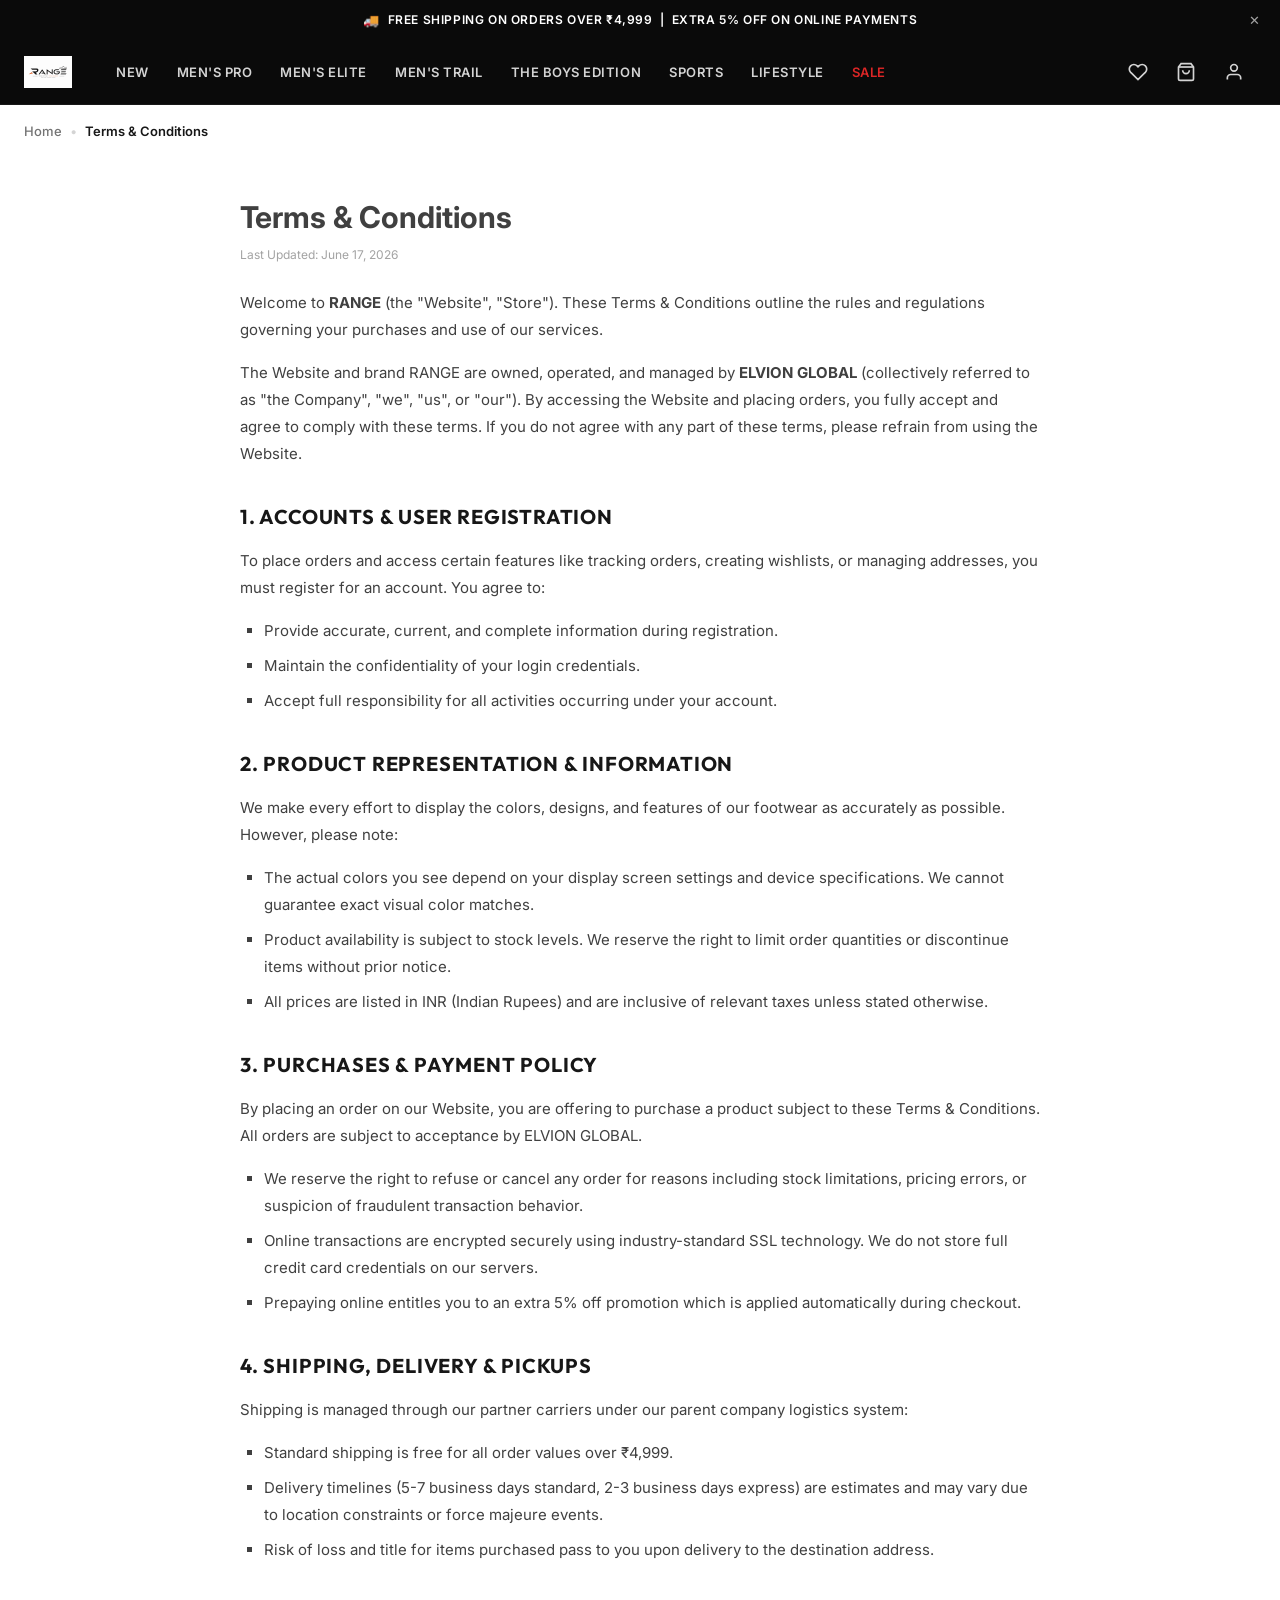
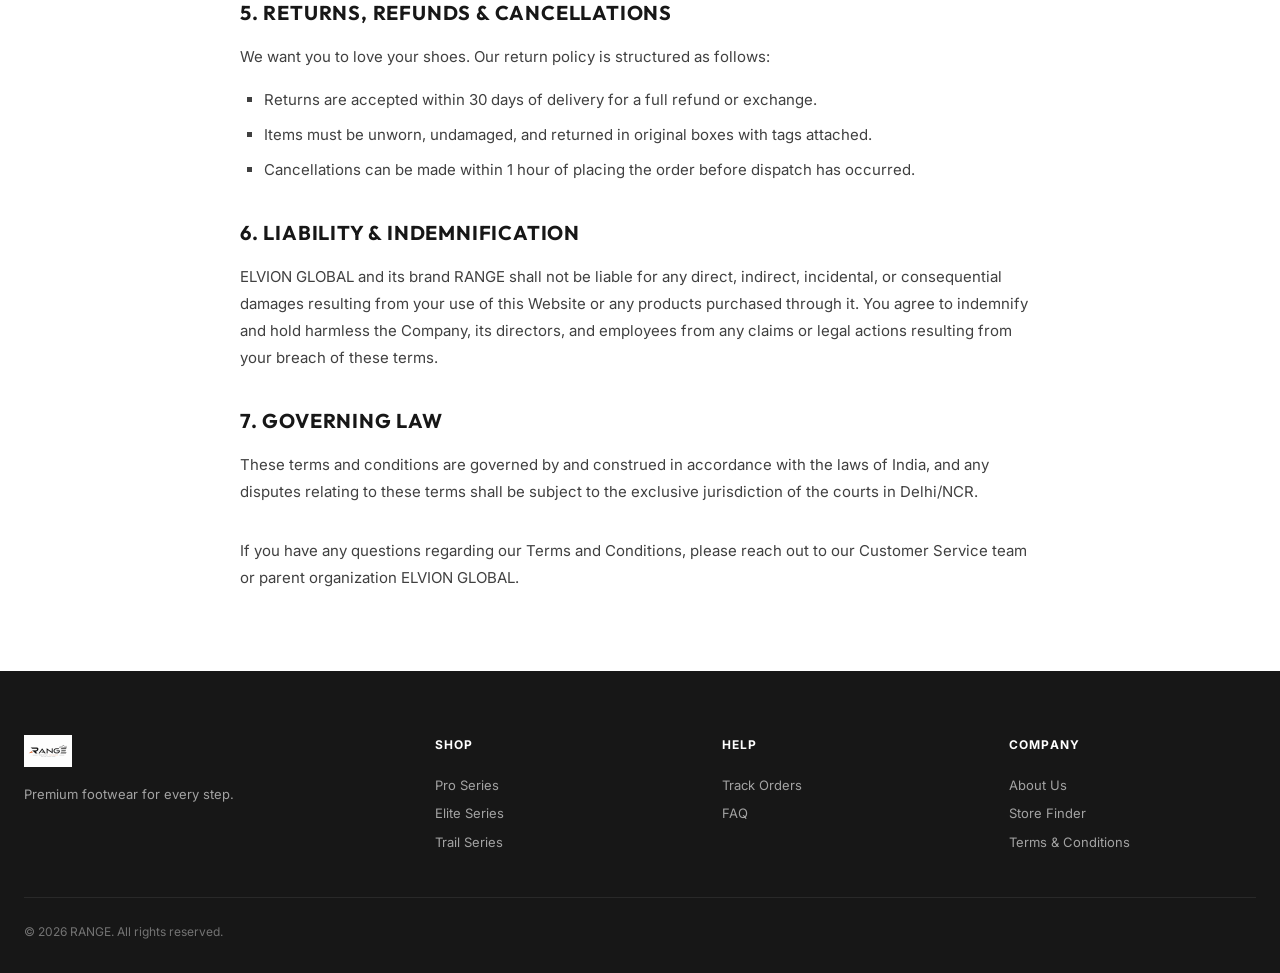
<file: terms.html>
<!DOCTYPE html>
<html lang="en">
<head>
    <meta charset="UTF-8">
    <meta name="viewport" content="width=device-width, initial-scale=1.0">
    <title>Terms & Conditions — RANGE</title>
    <meta name="description" content="Read the terms and conditions for shopping at RANGE, owned by parent company ELVION GLOBAL.">
    <link rel="preconnect" href="https://fonts.googleapis.com">
    <link rel="preconnect" href="https://fonts.gstatic.com" crossorigin>
    <link href="https://fonts.googleapis.com/css2?family=Inter:wght@300;400;500;600;700;800;900&family=Outfit:wght@300;400;500;600;700;800;900&display=swap" rel="stylesheet">
    <link rel="stylesheet" href="css/global.css">
    <link rel="stylesheet" href="css/components.css">
    <style>
        .terms-content {
            max-width: 800px;
            margin: var(--space-8) auto var(--space-20);
            font-size: var(--text-base);
            color: var(--gray-700);
            line-height: 1.8;
        }
        .terms-content h2 {
            font-family: var(--font-display);
            font-size: var(--text-xl);
            font-weight: var(--fw-bold);
            color: var(--gray-900);
            margin: var(--space-8) 0 var(--space-3);
            text-transform: uppercase;
            letter-spacing: 0.04em;
        }
        .terms-content p {
            margin-bottom: var(--space-4);
        }
        .terms-content ul {
            margin: 0 0 var(--space-4) var(--space-6);
            list-style-type: square;
        }
        .terms-content li {
            margin-bottom: var(--space-2);
        }
        .last-updated {
            font-size: var(--text-xs);
            color: var(--gray-400);
            margin-bottom: var(--space-6);
        }
    </style>
</head>
<body>
    <!-- Announcement Bar -->
    <div class="announcement-bar" id="announcement-bar">
        <div class="announcement-content"><span class="announcement-icon">🚚</span><span>FREE SHIPPING ON ORDERS OVER ₹4,999 &nbsp;|&nbsp; EXTRA 5% OFF ON ONLINE PAYMENTS</span></div>
        <button class="announcement-close" id="close-announcement">✕</button>
    </div>

    <!-- Navigation -->
    <nav class="navbar" id="navbar">
        <div class="nav-container">
            <a href="index.html" class="nav-logo"><img src="range-logo.png" alt="RANGE Logo" class="logo-img"></a>
            <ul class="nav-links">
                <li><a href="index.html" class="nav-link">New</a></li>
                <li><a href="shop.html?gender=men" class="nav-link">Men's Pro</a></li>
                <li><a href="shop.html?gender=women" class="nav-link">Men's Elite</a></li>
                <li><a href="shop.html?gender=kids" class="nav-link">Men's Trail</a></li>
                <li><a href="shop.html?brand=collab" class="nav-link">The Boys Edition</a></li>
                <li><a href="shop.html?cat=sports" class="nav-link">Sports</a></li>
                <li><a href="shop.html?cat=lifestyle" class="nav-link">Lifestyle</a></li>
                <li><a href="shop.html?sale=true" class="nav-link nav-sale">Sale</a></li>
            </ul>
            <div class="nav-actions">
                <a href="wishlist.html" class="nav-action-btn"><svg width="20" height="20" viewBox="0 0 24 24" fill="none" stroke="currentColor" stroke-width="2"><path d="M20.84 4.61a5.5 5.5 0 0 0-7.78 0L12 5.67l-1.06-1.06a5.5 5.5 0 0 0-7.78 7.78l1.06 1.06L12 21.23l7.78-7.78 1.06-1.06a5.5 5.5 0 0 0 0-7.78z"/></svg><span class="badge wishlist-count">0</span></a>
                <a href="cart.html" class="nav-action-btn"><svg width="20" height="20" viewBox="0 0 24 24" fill="none" stroke="currentColor" stroke-width="2"><path d="M6 2L3 6v14a2 2 0 0 0 2 2h14a2 2 0 0 0 2-2V6l-3-4z"/><line x1="3" y1="6" x2="21" y2="6"/><path d="M16 10a4 4 0 0 1-8 0"/></svg><span class="badge cart-count">0</span></a>
                <a href="account.html" class="nav-action-btn"><svg width="20" height="20" viewBox="0 0 24 24" fill="none" stroke="currentColor" stroke-width="2"><path d="M20 21v-2a4 4 0 0 0-4-4H8a4 4 0 0 0-4 4v2"/><circle cx="12" cy="7" r="4"/></svg></a>
                <button class="mobile-menu-toggle" id="mobile-menu-toggle"><span></span><span></span><span></span></button>
            </div>
        </div>
    </nav>

    <div class="mobile-menu" id="mobile-menu">
        <div class="mobile-menu-header"><a href="index.html" class="nav-logo"><img src="range-logo.png" alt="RANGE Logo" class="logo-img"></a><button class="mobile-menu-close" id="mobile-menu-close">✕</button></div>
        <ul class="mobile-nav-links"><li><a href="index.html">Home</a></li><li><a href="shop.html">Shop</a></li><li><a href="account.html">Account</a></li><li><a href="wishlist.html">Wishlist</a></li></ul>
    </div>

    <!-- Terms Document -->
    <main class="container">
        <div class="breadcrumb">
            <a href="index.html">Home</a><span>•</span><span class="current">Terms & Conditions</span>
        </div>

        <div class="terms-content">
            <h1 class="page-title" style="margin-left: 0;">Terms & Conditions</h1>
            <div class="last-updated">Last Updated: June 17, 2026</div>

            <p>Welcome to <strong>RANGE</strong> (the "Website", "Store"). These Terms & Conditions outline the rules and regulations governing your purchases and use of our services.</p>
            
            <p>The Website and brand RANGE are owned, operated, and managed by <strong>ELVION GLOBAL</strong> (collectively referred to as "the Company", "we", "us", or "our"). By accessing the Website and placing orders, you fully accept and agree to comply with these terms. If you do not agree with any part of these terms, please refrain from using the Website.</p>

            <h2>1. Accounts & User Registration</h2>
            <p>To place orders and access certain features like tracking orders, creating wishlists, or managing addresses, you must register for an account. You agree to:</p>
            <ul>
                <li>Provide accurate, current, and complete information during registration.</li>
                <li>Maintain the confidentiality of your login credentials.</li>
                <li>Accept full responsibility for all activities occurring under your account.</li>
            </ul>

            <h2>2. Product Representation & Information</h2>
            <p>We make every effort to display the colors, designs, and features of our footwear as accurately as possible. However, please note:</p>
            <ul>
                <li>The actual colors you see depend on your display screen settings and device specifications. We cannot guarantee exact visual color matches.</li>
                <li>Product availability is subject to stock levels. We reserve the right to limit order quantities or discontinue items without prior notice.</li>
                <li>All prices are listed in INR (Indian Rupees) and are inclusive of relevant taxes unless stated otherwise.</li>
            </ul>

            <h2>3. Purchases & Payment Policy</h2>
            <p>By placing an order on our Website, you are offering to purchase a product subject to these Terms & Conditions. All orders are subject to acceptance by ELVION GLOBAL.</p>
            <ul>
                <li>We reserve the right to refuse or cancel any order for reasons including stock limitations, pricing errors, or suspicion of fraudulent transaction behavior.</li>
                <li>Online transactions are encrypted securely using industry-standard SSL technology. We do not store full credit card credentials on our servers.</li>
                <li>Prepaying online entitles you to an extra 5% off promotion which is applied automatically during checkout.</li>
            </ul>

            <h2>4. Shipping, Delivery & Pickups</h2>
            <p>Shipping is managed through our partner carriers under our parent company logistics system:</p>
            <ul>
                <li>Standard shipping is free for all order values over ₹4,999.</li>
                <li>Delivery timelines (5-7 business days standard, 2-3 business days express) are estimates and may vary due to location constraints or force majeure events.</li>
                <li>Risk of loss and title for items purchased pass to you upon delivery to the destination address.</li>
            </ul>

            <h2>5. Returns, Refunds & Cancellations</h2>
            <p>We want you to love your shoes. Our return policy is structured as follows:</p>
            <ul>
                <li>Returns are accepted within 30 days of delivery for a full refund or exchange.</li>
                <li>Items must be unworn, undamaged, and returned in original boxes with tags attached.</li>
                <li>Cancellations can be made within 1 hour of placing the order before dispatch has occurred.</li>
            </ul>

            <h2>6. Liability & Indemnification</h2>
            <p>ELVION GLOBAL and its brand RANGE shall not be liable for any direct, indirect, incidental, or consequential damages resulting from your use of this Website or any products purchased through it. You agree to indemnify and hold harmless the Company, its directors, and employees from any claims or legal actions resulting from your breach of these terms.</p>

            <h2>7. Governing Law</h2>
            <p>These terms and conditions are governed by and construed in accordance with the laws of India, and any disputes relating to these terms shall be subject to the exclusive jurisdiction of the courts in Delhi/NCR.</p>

            <p style="margin-top: var(--space-8);">If you have any questions regarding our Terms and Conditions, please reach out to our Customer Service team or parent organization ELVION GLOBAL.</p>
        </div>
    </main>

    <!-- Footer -->
    <footer class="footer">
        <div class="container">
            <div class="footer-grid">
                <div class="footer-col footer-brand"><div class="footer-logo"><img src="range-logo.png" alt="RANGE Logo" class="logo-img"></div><p>Premium footwear for every step.</p></div>
                <div class="footer-col"><h4>Shop</h4><a href="shop.html?gender=men">Pro Series</a><a href="shop.html?gender=women">Elite Series</a><a href="shop.html?gender=kids">Trail Series</a></div>
                <div class="footer-col"><h4>Help</h4><a href="orders.html">Track Orders</a><a href="faq.html">FAQ</a></div>
                <div class="footer-col"><h4>Company</h4><a href="about.html">About Us</a><a href="store-finder.html">Store Finder</a><a href="terms.html" class="active">Terms & Conditions</a></div>
            </div>
            <div class="footer-bottom"><p>© 2026 RANGE. All rights reserved.</p></div>
        </div>
    </footer>

    <script src="js/store.js"></script>
    <script src="js/components.js"></script>
</body>
</html>
</file>
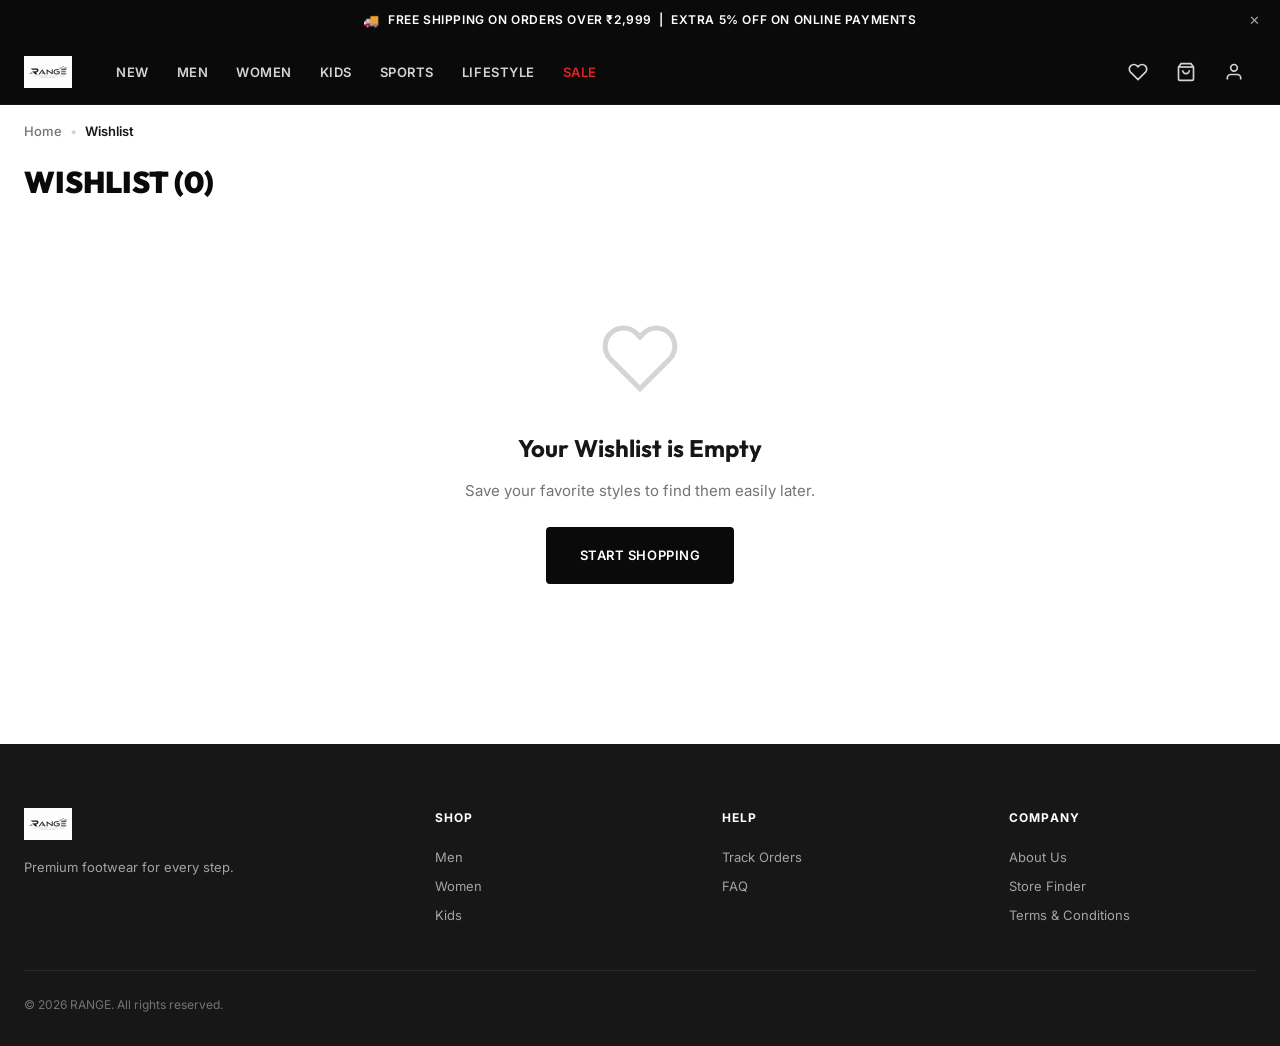
<file: wishlist.html>
<!DOCTYPE html>
<html lang="en">

<head>
    <meta charset="UTF-8">
    <meta name="viewport" content="width=device-width, initial-scale=1.0">
    <title>Wishlist — RANGE</title>
    <meta name="description" content="Your saved items at RANGE.">
    <link rel="preconnect" href="https://fonts.googleapis.com">
    <link rel="preconnect" href="https://fonts.gstatic.com" crossorigin>
    <link
        href="https://fonts.googleapis.com/css2?family=Inter:wght@300;400;500;600;700;800;900&family=Outfit:wght@300;400;500;600;700;800;900&display=swap"
        rel="stylesheet">
    <link rel="stylesheet" href="css/global.css">
    <link rel="stylesheet" href="css/components.css">
    <link rel="stylesheet" href="css/wishlist.css">
</head>

<body>
    <div class="announcement-bar" id="announcement-bar">
        <div class="announcement-content"><span class="announcement-icon">🚚</span><span>FREE SHIPPING ON ORDERS OVER
                ₹2,999 &nbsp;|&nbsp; EXTRA 5% OFF ON ONLINE PAYMENTS</span></div>
        <button class="announcement-close" id="close-announcement">✕</button>
    </div>

    <nav class="navbar" id="navbar">
        <div class="nav-container">
            <a href="index.html" class="nav-logo"><img src="range-logo.png" alt="RANGE Logo" class="logo-img"></a>
            <ul class="nav-links">
                <li><a href="index.html" class="nav-link">New</a></li>
                <li><a href="shop.html?gender=men" class="nav-link">Men</a></li>
                <li><a href="shop.html?gender=women" class="nav-link">Women</a></li>
                <li><a href="shop.html?gender=kids" class="nav-link">Kids</a></li>
                <li><a href="shop.html?cat=sports" class="nav-link">Sports</a></li>
                <li><a href="shop.html?cat=lifestyle" class="nav-link">Lifestyle</a></li>
                <li><a href="shop.html?sale=true" class="nav-link nav-sale">Sale</a></li>
            </ul>
            <div class="nav-actions">
                <a href="wishlist.html" class="nav-action-btn"><svg width="20" height="20" viewBox="0 0 24 24"
                        fill="none" stroke="currentColor" stroke-width="2">
                        <path
                            d="M20.84 4.61a5.5 5.5 0 0 0-7.78 0L12 5.67l-1.06-1.06a5.5 5.5 0 0 0-7.78 7.78l1.06 1.06L12 21.23l7.78-7.78 1.06-1.06a5.5 5.5 0 0 0 0-7.78z" />
                    </svg><span class="badge wishlist-count">0</span></a>
                <a href="cart.html" class="nav-action-btn"><svg width="20" height="20" viewBox="0 0 24 24" fill="none"
                        stroke="currentColor" stroke-width="2">
                        <path d="M6 2L3 6v14a2 2 0 0 0 2 2h14a2 2 0 0 0 2-2V6l-3-4z" />
                        <line x1="3" y1="6" x2="21" y2="6" />
                        <path d="M16 10a4 4 0 0 1-8 0" />
                    </svg><span class="badge cart-count">0</span></a>
                <a href="account.html" class="nav-action-btn"><svg width="20" height="20" viewBox="0 0 24 24"
                        fill="none" stroke="currentColor" stroke-width="2">
                        <path d="M20 21v-2a4 4 0 0 0-4-4H8a4 4 0 0 0-4 4v2" />
                        <circle cx="12" cy="7" r="4" />
                    </svg></a>
                <button class="mobile-menu-toggle"
                    id="mobile-menu-toggle"><span></span><span></span><span></span></button>
            </div>
        </div>
    </nav>

    <div class="mobile-menu" id="mobile-menu">
        <div class="mobile-menu-header"><a href="index.html" class="nav-logo"><img src="range-logo.png" alt="RANGE Logo"
                    class="logo-img"></a><button class="mobile-menu-close" id="mobile-menu-close">✕</button></div>
        <ul class="mobile-nav-links">
            <li><a href="index.html">Home</a></li>
            <li><a href="shop.html">Shop</a></li>
            <li><a href="account.html">Account</a></li>
        </ul>
    </div>

    <main>
        <div class="container">
            <div class="breadcrumb"><a href="index.html">Home</a><span>•</span><span class="current">Wishlist</span>
            </div>
            <h1 class="page-title" id="wishlist-title">WISHLIST</h1>

            <div class="products-grid" id="wishlist-grid">
                <!-- Injected -->
            </div>

            <div class="empty-state" id="empty-wishlist" style="display:none;">
                <div class="empty-state-icon">
                    <svg width="80" height="80" viewBox="0 0 24 24" fill="none" stroke="currentColor"
                        stroke-width="1.5">
                        <path
                            d="M20.84 4.61a5.5 5.5 0 0 0-7.78 0L12 5.67l-1.06-1.06a5.5 5.5 0 0 0-7.78 7.78l1.06 1.06L12 21.23l7.78-7.78 1.06-1.06a5.5 5.5 0 0 0 0-7.78z" />
                    </svg>
                </div>
                <h2>Your Wishlist is Empty</h2>
                <p>Save your favorite styles to find them easily later.</p>
                <a href="shop.html" class="btn btn-primary btn-lg">Start Shopping</a>
            </div>
        </div>
    </main>

    <footer class="footer">
        <div class="container">
            <div class="footer-grid">
                <div class="footer-col footer-brand">
                    <div class="footer-logo"><img src="range-logo.png" alt="RANGE Logo" class="logo-img"></div>
                    <p>Premium footwear for every step.</p>
                </div>
                <div class="footer-col">
                    <h4>Shop</h4><a href="shop.html">Men</a><a href="shop.html">Women</a><a href="shop.html">Kids</a>
                </div>
                <div class="footer-col">
                    <h4>Help</h4><a href="orders.html">Track Orders</a><a href="faq.html">FAQ</a>
                </div>
                <div class="footer-col">
                    <h4>Company</h4><a href="about.html">About Us</a><a href="store-finder.html">Store Finder</a><a
                        href="terms.html">Terms & Conditions</a>
                </div>
            </div>
            <div class="footer-bottom">
                <p>© 2026 RANGE. All rights reserved.</p>
            </div>
        </div>
    </footer>

    <script src="js/store.js"></script>
    <script src="js/components.js"></script>
    <script src="js/wishlist.js"></script>
</body>

</html>
</file>
<file: css/global.css>
/* =========================================
   SOLEKICKS — Global Design System
   Clean white aesthetic inspired by Puma/Nike
   ========================================= */

/* CSS Custom Properties */
:root {
    /* Colors — Clean White Theme */
    --white: #ffffff;
    --off-white: #fafafa;
    --gray-50: #f8f8f8;
    --gray-100: #f0f0f0;
    --gray-200: #e5e5e5;
    --gray-300: #d4d4d4;
    --gray-400: #a3a3a3;
    --gray-500: #737373;
    --gray-600: #525252;
    --gray-700: #404040;
    --gray-800: #262626;
    --gray-900: #171717;
    --black: #0a0a0a;

    /* Accent Colors */
    --accent-red: #dc2626;
    --accent-red-dark: #b91c1c;
    --accent-green: #16a34a;
    --accent-blue: #2563eb;
    --accent-orange: #ea580c;

    /* Sale / Discount */
    --sale-bg: #dc2626;
    --sale-text: #ffffff;

    /* Typography */
    --font-primary: 'Inter', -apple-system, BlinkMacSystemFont, 'Segoe UI', sans-serif;
    --font-display: 'Outfit', 'Inter', sans-serif;

    /* Font Sizes */
    --text-xs: 0.75rem;
    --text-sm: 0.8125rem;
    --text-base: 0.9375rem;
    --text-md: 1rem;
    --text-lg: 1.125rem;
    --text-xl: 1.25rem;
    --text-2xl: 1.5rem;
    --text-3xl: 1.875rem;
    --text-4xl: 2.25rem;
    --text-5xl: 3rem;
    --text-6xl: 3.75rem;
    --text-7xl: 4.5rem;

    /* Font Weights */
    --fw-light: 300;
    --fw-regular: 400;
    --fw-medium: 500;
    --fw-semibold: 600;
    --fw-bold: 700;
    --fw-extrabold: 800;
    --fw-black: 900;

    /* Spacing */
    --space-1: 0.25rem;
    --space-2: 0.5rem;
    --space-3: 0.75rem;
    --space-4: 1rem;
    --space-5: 1.25rem;
    --space-6: 1.5rem;
    --space-8: 2rem;
    --space-10: 2.5rem;
    --space-12: 3rem;
    --space-16: 4rem;
    --space-20: 5rem;
    --space-24: 6rem;

    /* Border Radius */
    --radius-sm: 4px;
    --radius-md: 8px;
    --radius-lg: 12px;
    --radius-xl: 16px;
    --radius-2xl: 24px;
    --radius-full: 9999px;

    /* Shadows */
    --shadow-xs: 0 1px 2px rgba(0, 0, 0, 0.04);
    --shadow-sm: 0 1px 3px rgba(0, 0, 0, 0.06), 0 1px 2px rgba(0, 0, 0, 0.04);
    --shadow-md: 0 4px 6px rgba(0, 0, 0, 0.05), 0 2px 4px rgba(0, 0, 0, 0.04);
    --shadow-lg: 0 10px 15px rgba(0, 0, 0, 0.06), 0 4px 6px rgba(0, 0, 0, 0.04);
    --shadow-xl: 0 20px 25px rgba(0, 0, 0, 0.08), 0 8px 10px rgba(0, 0, 0, 0.04);
    --shadow-2xl: 0 25px 50px rgba(0, 0, 0, 0.12);

    /* Transitions */
    --transition-fast: 150ms ease;
    --transition-base: 250ms ease;
    --transition-slow: 400ms ease;
    --transition-spring: 400ms cubic-bezier(0.34, 1.56, 0.64, 1);

    /* Layout */
    --container-max: 1280px;
    --container-padding: 1.5rem;
    --navbar-height: 64px;
    --announcement-height: 40px;
}

/* Reset */
*,
*::before,
*::after {
    margin: 0;
    padding: 0;
    box-sizing: border-box;
}

html {
    scroll-behavior: smooth;
    -webkit-font-smoothing: antialiased;
    -moz-osx-font-smoothing: grayscale;
}

body {
    font-family: var(--font-primary);
    font-size: var(--text-base);
    line-height: 1.6;
    color: var(--gray-900);
    background-color: var(--white);
    overflow-x: hidden;
}

img {
    max-width: 100%;
    height: auto;
    display: block;
}

a {
    text-decoration: none;
    color: inherit;
    transition: color var(--transition-fast);
}

button {
    font-family: inherit;
    cursor: pointer;
    border: none;
    background: none;
    font-size: inherit;
}

input,
select,
textarea {
    font-family: inherit;
    font-size: inherit;
}

ul,
ol {
    list-style: none;
}

/* Container */
.container {
    max-width: var(--container-max);
    margin: 0 auto;
    padding: 0 var(--container-padding);
}

/* =========================================
   Announcement Bar
   ========================================= */
.announcement-bar {
    background: var(--black);
    color: var(--white);
    padding: var(--space-2) var(--space-6);
    display: flex;
    align-items: center;
    justify-content: center;
    position: relative;
    z-index: 100;
    height: var(--announcement-height);
    overflow: hidden;
}

.announcement-content {
    display: flex;
    align-items: center;
    gap: var(--space-2);
    font-size: var(--text-xs);
    font-weight: var(--fw-semibold);
    letter-spacing: 0.05em;
    text-transform: uppercase;
    animation: slideInDown 0.5s ease;
}

.announcement-icon {
    font-size: var(--text-sm);
}

.announcement-close {
    position: absolute;
    right: var(--space-4);
    color: var(--gray-400);
    font-size: var(--text-sm);
    padding: var(--space-1);
    transition: color var(--transition-fast);
}

.announcement-close:hover {
    color: var(--white);
}

.announcement-bar.hidden {
    display: none;
}

/* =========================================
   Navigation
   ========================================= */
.navbar {
    background: var(--black);
    position: sticky;
    top: 0;
    z-index: 99;
    border-bottom: 1px solid rgba(255, 255, 255, 0.06);
}

.nav-container {
    max-width: var(--container-max);
    margin: 0 auto;
    padding: 0 var(--container-padding);
    display: flex;
    align-items: center;
    height: var(--navbar-height);
    gap: var(--space-8);
}

.nav-logo {
    display: flex;
    align-items: center;
    font-family: var(--font-display);
    font-size: var(--text-xl);
    font-weight: var(--fw-black);
    letter-spacing: -0.02em;
    flex-shrink: 0;
}

.logo-text {
    color: var(--white);
}

.logo-accent {
    color: var(--gray-400);
}

.nav-links {
    display: flex;
    align-items: center;
    gap: var(--space-1);
    flex: 1;
}

.nav-link {
    color: var(--gray-300);
    font-size: var(--text-sm);
    font-weight: var(--fw-semibold);
    text-transform: uppercase;
    letter-spacing: 0.04em;
    padding: var(--space-2) var(--space-3);
    border-radius: var(--radius-sm);
    transition: all var(--transition-fast);
    position: relative;
}

.nav-link:hover,
.nav-link.active {
    color: var(--white);
}

.nav-link::after {
    content: '';
    position: absolute;
    bottom: -2px;
    left: 50%;
    transform: translateX(-50%);
    width: 0;
    height: 2px;
    background: var(--white);
    transition: width var(--transition-base);
}

.nav-link:hover::after,
.nav-link.active::after {
    width: 60%;
}

.nav-sale {
    color: var(--accent-red) !important;
}

/* Dropdown Menu */
.nav-dropdown {
    position: relative;
}

.dropdown-menu {
    position: absolute;
    top: 100%;
    left: 0;
    background: var(--white);
    border-radius: var(--radius-md);
    box-shadow: var(--shadow-xl);
    padding: var(--space-6);
    display: flex;
    gap: var(--space-10);
    min-width: 320px;
    opacity: 0;
    visibility: hidden;
    transform: translateY(10px);
    transition: all var(--transition-base);
    z-index: 50;
    margin-top: var(--space-3);
}

.nav-dropdown:hover .dropdown-menu {
    opacity: 1;
    visibility: visible;
    transform: translateY(0);
}

.dropdown-col h4 {
    font-size: var(--text-xs);
    font-weight: var(--fw-bold);
    text-transform: uppercase;
    letter-spacing: 0.08em;
    color: var(--gray-400);
    margin-bottom: var(--space-3);
}

.dropdown-col a {
    display: block;
    padding: var(--space-1) 0;
    color: var(--gray-700);
    font-size: var(--text-sm);
    font-weight: var(--fw-medium);
    transition: all var(--transition-fast);
}

.dropdown-col a:hover {
    color: var(--black);
    transform: translateX(4px);
}

/* Nav Actions */
.nav-actions {
    display: flex;
    align-items: center;
    gap: var(--space-1);
    margin-left: auto;
}

.nav-action-btn {
    display: flex;
    align-items: center;
    gap: var(--space-2);
    color: var(--gray-300);
    padding: var(--space-2) var(--space-3);
    border-radius: var(--radius-md);
    transition: all var(--transition-fast);
    position: relative;
}

.nav-action-btn:hover {
    color: var(--white);
    background: rgba(255, 255, 255, 0.08);
}

.action-label {
    font-size: var(--text-sm);
    font-weight: var(--fw-semibold);
    text-transform: uppercase;
    letter-spacing: 0.04em;
}

.search-toggle {
    background: rgba(255, 255, 255, 0.08);
    border-radius: var(--radius-full);
    padding: var(--space-2) var(--space-4);
}

.search-toggle:hover {
    background: rgba(255, 255, 255, 0.15);
    color: var(--white);
}

.badge {
    position: absolute;
    top: -2px;
    right: -2px;
    background: var(--accent-red);
    color: var(--white);
    font-size: 10px;
    font-weight: var(--fw-bold);
    width: 18px;
    height: 18px;
    border-radius: var(--radius-full);
    display: flex;
    align-items: center;
    justify-content: center;
    line-height: 1;
}

.badge:empty,
.badge[data-count="0"] {
    display: none;
}

/* Search Overlay */
.search-overlay {
    position: absolute;
    top: 100%;
    left: 0;
    right: 0;
    background: var(--white);
    padding: var(--space-6);
    box-shadow: var(--shadow-2xl);
    opacity: 0;
    visibility: hidden;
    transform: translateY(-10px);
    transition: all var(--transition-base);
    z-index: 50;
}

.search-overlay.active {
    opacity: 1;
    visibility: visible;
    transform: translateY(0);
}

.search-container {
    max-width: 700px;
    margin: 0 auto;
    display: flex;
    align-items: center;
    gap: var(--space-3);
    padding: var(--space-3) var(--space-4);
    border: 2px solid var(--gray-200);
    border-radius: var(--radius-full);
    transition: border-color var(--transition-fast);
}

.search-container:focus-within {
    border-color: var(--black);
}

.search-container svg {
    color: var(--gray-400);
    flex-shrink: 0;
}

.search-container input {
    flex: 1;
    border: none;
    outline: none;
    font-size: var(--text-md);
    color: var(--gray-900);
    background: transparent;
}

.search-container input::placeholder {
    color: var(--gray-400);
}

.search-close {
    color: var(--gray-400);
    font-size: var(--text-lg);
    padding: var(--space-1);
}

.search-close:hover {
    color: var(--gray-900);
}

.search-suggestions {
    max-width: 700px;
    margin: var(--space-4) auto 0;
}

.search-suggestions h4 {
    font-size: var(--text-xs);
    font-weight: var(--fw-bold);
    text-transform: uppercase;
    letter-spacing: 0.08em;
    color: var(--gray-400);
    margin-bottom: var(--space-3);
}

.suggestion-tags {
    display: flex;
    flex-wrap: wrap;
    gap: var(--space-2);
}

.suggestion-tag {
    padding: var(--space-2) var(--space-4);
    background: var(--gray-50);
    border: 1px solid var(--gray-200);
    border-radius: var(--radius-full);
    font-size: var(--text-sm);
    font-weight: var(--fw-medium);
    color: var(--gray-700);
    transition: all var(--transition-fast);
}

.suggestion-tag:hover {
    background: var(--black);
    color: var(--white);
    border-color: var(--black);
}

/* Mobile Menu Toggle */
.mobile-menu-toggle {
    display: none;
    flex-direction: column;
    gap: 5px;
    padding: var(--space-2);
    color: var(--white);
}

.mobile-menu-toggle span {
    width: 22px;
    height: 2px;
    background: currentColor;
    border-radius: 2px;
    transition: all var(--transition-base);
}

/* Mobile Menu */
.mobile-menu {
    position: fixed;
    top: 0;
    left: 0;
    right: 0;
    bottom: 0;
    background: var(--white);
    z-index: 200;
    padding: var(--space-6);
    transform: translateX(-100%);
    transition: transform var(--transition-slow);
    overflow-y: auto;
}

.mobile-menu.active {
    transform: translateX(0);
}

.mobile-menu-header {
    display: flex;
    align-items: center;
    justify-content: space-between;
    margin-bottom: var(--space-8);
    font-family: var(--font-display);
    font-size: var(--text-xl);
    font-weight: var(--fw-black);
}

.mobile-menu-header .logo-text {
    color: var(--black);
}

.mobile-menu-close {
    font-size: var(--text-xl);
    color: var(--gray-600);
    padding: var(--space-2);
}

.mobile-nav-links li {
    border-bottom: 1px solid var(--gray-100);
}

.mobile-nav-links a {
    display: block;
    padding: var(--space-4) 0;
    font-size: var(--text-lg);
    font-weight: var(--fw-semibold);
    color: var(--gray-800);
    transition: color var(--transition-fast);
}

.mobile-nav-links a:hover,
.mobile-nav-links a.active {
    color: var(--black);
}

.mobile-nav-links .sale-link {
    color: var(--accent-red);
}

.mobile-menu-footer {
    margin-top: var(--space-8);
    display: flex;
    flex-direction: column;
    gap: var(--space-3);
}

.mobile-menu-footer a {
    font-size: var(--text-sm);
    font-weight: var(--fw-medium);
    color: var(--gray-500);
    transition: color var(--transition-fast);
}

.mobile-menu-footer a:hover {
    color: var(--black);
}

/* =========================================
   Buttons
   ========================================= */
.btn {
    display: inline-flex;
    align-items: center;
    justify-content: center;
    gap: var(--space-2);
    font-family: var(--font-primary);
    font-weight: var(--fw-semibold);
    font-size: var(--text-sm);
    text-transform: uppercase;
    letter-spacing: 0.04em;
    padding: var(--space-3) var(--space-6);
    border-radius: var(--radius-sm);
    cursor: pointer;
    transition: all var(--transition-base);
    border: 2px solid transparent;
    white-space: nowrap;
}

.btn-primary {
    background: var(--black);
    color: var(--white);
    border-color: var(--black);
}

.btn-primary:hover {
    background: var(--gray-800);
    border-color: var(--gray-800);
    transform: translateY(-1px);
    box-shadow: var(--shadow-md);
}

.btn-outline {
    background: transparent;
    color: var(--black);
    border-color: var(--gray-300);
}

.btn-outline:hover {
    background: var(--black);
    color: var(--white);
    border-color: var(--black);
    transform: translateY(-1px);
}

.btn-white {
    background: var(--white);
    color: var(--black);
    border-color: var(--white);
}

.btn-white:hover {
    background: var(--gray-100);
    transform: translateY(-1px);
}

.btn-danger {
    background: var(--accent-red);
    color: var(--white);
    border-color: var(--accent-red);
}

.btn-danger:hover {
    background: var(--accent-red-dark);
    border-color: var(--accent-red-dark);
}

.btn-ghost {
    background: transparent;
    color: var(--gray-600);
    padding: var(--space-2) var(--space-3);
}

.btn-ghost:hover {
    color: var(--black);
    background: var(--gray-50);
}

.btn-sm {
    padding: var(--space-2) var(--space-4);
    font-size: var(--text-xs);
}

.btn-lg {
    padding: var(--space-4) var(--space-8);
    font-size: var(--text-sm);
}

.btn-icon {
    width: 40px;
    height: 40px;
    padding: 0;
    border-radius: var(--radius-full);
    display: flex;
    align-items: center;
    justify-content: center;
}

.btn-block {
    width: 100%;
}

/* =========================================
   Section Headers
   ========================================= */
.section-header {
    display: flex;
    align-items: center;
    justify-content: space-between;
    margin-bottom: var(--space-8);
}

.section-title {
    font-family: var(--font-display);
    font-size: var(--text-2xl);
    font-weight: var(--fw-bold);
    color: var(--black);
    text-transform: uppercase;
    letter-spacing: -0.01em;
}

.section-link {
    font-size: var(--text-sm);
    font-weight: var(--fw-semibold);
    color: var(--gray-500);
    text-transform: uppercase;
    letter-spacing: 0.04em;
    transition: color var(--transition-fast);
}

.section-link:hover {
    color: var(--black);
}

/* =========================================
   Footer
   ========================================= */
.footer {
    background: var(--gray-900);
    color: var(--gray-300);
    padding: var(--space-16) 0 var(--space-8);
    margin-top: var(--space-20);
}

.footer-grid {
    display: grid;
    grid-template-columns: 1.5fr 1fr 1fr 1fr;
    gap: var(--space-10);
    margin-bottom: var(--space-10);
}

.footer-logo {
    font-family: var(--font-display);
    font-size: var(--text-xl);
    font-weight: var(--fw-black);
    margin-bottom: var(--space-4);
}

.footer-brand p {
    font-size: var(--text-sm);
    color: var(--gray-400);
    line-height: 1.7;
    margin-bottom: var(--space-4);
}

.social-links {
    display: flex;
    gap: var(--space-3);
}

.social-link {
    display: flex;
    align-items: center;
    justify-content: center;
    width: 36px;
    height: 36px;
    border-radius: var(--radius-full);
    background: rgba(255, 255, 255, 0.08);
    color: var(--gray-400);
    transition: all var(--transition-fast);
}

.social-link:hover {
    background: var(--white);
    color: var(--black);
    transform: translateY(-2px);
}

.footer-col h4 {
    font-size: var(--text-xs);
    font-weight: var(--fw-bold);
    text-transform: uppercase;
    letter-spacing: 0.1em;
    color: var(--white);
    margin-bottom: var(--space-4);
}

.footer-col a {
    display: block;
    padding: var(--space-1) 0;
    font-size: var(--text-sm);
    color: var(--gray-400);
    transition: all var(--transition-fast);
}

.footer-col a:hover {
    color: var(--white);
    transform: translateX(3px);
}

.footer-bottom {
    border-top: 1px solid rgba(255, 255, 255, 0.08);
    padding-top: var(--space-6);
    display: flex;
    align-items: center;
    justify-content: space-between;
    font-size: var(--text-xs);
    color: var(--gray-500);
}

.payment-methods {
    display: flex;
    align-items: center;
    gap: var(--space-2);
}

/* =========================================
   Animations
   ========================================= */
@keyframes slideInDown {
    from {
        transform: translateY(-100%);
        opacity: 0;
    }

    to {
        transform: translateY(0);
        opacity: 1;
    }
}

@keyframes fadeIn {
    from {
        opacity: 0;
    }

    to {
        opacity: 1;
    }
}

@keyframes fadeInUp {
    from {
        opacity: 0;
        transform: translateY(20px);
    }

    to {
        opacity: 1;
        transform: translateY(0);
    }
}

@keyframes scaleIn {
    from {
        opacity: 0;
        transform: scale(0.95);
    }

    to {
        opacity: 1;
        transform: scale(1);
    }
}

@keyframes float {

    0%,
    100% {
        transform: translateY(0);
    }

    50% {
        transform: translateY(-10px);
    }
}

@keyframes pulse {

    0%,
    100% {
        transform: scale(1);
    }

    50% {
        transform: scale(1.05);
    }
}

@keyframes shimmer {
    0% {
        background-position: -200% center;
    }

    100% {
        background-position: 200% center;
    }
}

/* Scroll reveal */
.reveal {
    opacity: 0;
    transform: translateY(30px);
    transition: all 0.6s ease;
}

.reveal.visible {
    opacity: 1;
    transform: translateY(0);
}

/* =========================================
   Toast / Notification
   ========================================= */
.toast-container {
    position: fixed;
    bottom: var(--space-6);
    right: var(--space-6);
    z-index: 1000;
    display: flex;
    flex-direction: column;
    gap: var(--space-3);
}

.toast {
    background: var(--gray-900);
    color: var(--white);
    padding: var(--space-3) var(--space-5);
    border-radius: var(--radius-md);
    font-size: var(--text-sm);
    font-weight: var(--fw-medium);
    box-shadow: var(--shadow-xl);
    display: flex;
    align-items: center;
    gap: var(--space-3);
    animation: slideInUp 0.3s ease, fadeOut 0.3s ease 2.7s forwards;
    max-width: 360px;
}

.toast-success {
    border-left: 3px solid var(--accent-green);
}

.toast-error {
    border-left: 3px solid var(--accent-red);
}

@keyframes slideInUp {
    from {
        transform: translateY(20px);
        opacity: 0;
    }

    to {
        transform: translateY(0);
        opacity: 1;
    }
}

@keyframes fadeOut {
    from {
        opacity: 1;
    }

    to {
        opacity: 0;
    }
}

/* Logo Styling */
.logo-img {
    height: 32px;
    width: auto;
    object-fit: contain;
    display: block;
    transition: transform var(--transition-fast);
}

.nav-logo:hover .logo-img {
    transform: scale(1.04);
}

/* =========================================
   Page Transitions
   ========================================= */
.page-transition-overlay {
    position: fixed;
    top: 0;
    left: 0;
    width: 100%;
    height: 100%;
    background-color: var(--black);
    z-index: 99999;
    transform: translateY(0);
    transition: transform 0.6s cubic-bezier(0.85, 0, 0.15, 1);
    pointer-events: none;
    display: flex;
    align-items: center;
    justify-content: center;
}

.page-transition-overlay.fade-out {
    transform: translateY(-100%);
}

.page-transition-overlay.fade-in {
    transform: translateY(0);
    pointer-events: all;
}

.page-transition-logo {
    color: var(--white);
    font-family: var(--font-display);
    font-size: var(--text-3xl);
    font-weight: var(--fw-black);
    letter-spacing: 0.1em;
    opacity: 0;
    transform: translateY(20px);
    transition: opacity 0.4s ease, transform 0.4s ease 0.1s;
}

.page-transition-overlay.active-logo .page-transition-logo {
    opacity: 1;
    transform: translateY(0);
}

/* Page content entry animations */
body.page-animating main {
    opacity: 0;
    transform: translateY(15px);
}

body.page-ready main {
    opacity: 1;
    transform: translateY(0);
    transition: opacity 0.5s ease-out, transform 0.5s ease-out;
}

/* =========================================
   Responsive
   ========================================= */
@media (max-width: 1024px) {
    :root {
        --container-padding: 1.25rem;
    }

    .footer-grid {
        grid-template-columns: 1fr 1fr;
        gap: var(--space-8);
    }
}

@media (max-width: 768px) {
    :root {
        --navbar-height: 56px;
        --container-padding: 1rem;
    }

    .nav-links {
        display: none;
    }

    .mobile-menu-toggle {
        display: flex;
    }

    .action-label {
        display: none;
    }

    .announcement-content {
        font-size: 10px;
    }

    .section-title {
        font-size: var(--text-xl);
    }

    .footer-grid {
        grid-template-columns: 1fr;
        gap: var(--space-6);
    }

    .footer-bottom {
        flex-direction: column;
        gap: var(--space-3);
        text-align: center;
    }

    .dropdown-menu {
        display: none;
    }
}

@media (max-width: 480px) {
    .announcement-bar {
        font-size: 9px;
    }
}
</file>
<file: css/components.css>
/* =========================================
   RANGE — Reusable Components
   Product Cards, Filters, Modals
   ========================================= */

/* =========================================
   Product Card
   ========================================= */
.products-grid {
    display: grid;
    grid-template-columns: repeat(4, 1fr);
    gap: var(--space-6);
}

.product-card {
    position: relative;
    background: var(--white);
    border-radius: var(--radius-md);
    overflow: hidden;
    transition: all var(--transition-base);
    cursor: pointer;
    group: true;
}

.product-card:hover {
    transform: translateY(-4px);
    box-shadow: var(--shadow-lg);
}

.product-image {
    position: relative;
    background: var(--gray-50);
    aspect-ratio: 1 / 1;
    display: flex;
    align-items: center;
    justify-content: center;
    overflow: hidden;
    border-radius: var(--radius-md);
}

.product-image img {
    width: 85%;
    height: 85%;
    object-fit: contain;
    transition: transform var(--transition-slow);
}

.product-card:hover .product-image img {
    transform: scale(1.08);
}

.product-image .product-placeholder {
    width: 100%;
    height: 100%;
    display: flex;
    align-items: center;
    justify-content: center;
    background: linear-gradient(135deg, var(--gray-50), var(--gray-100));
}

.product-placeholder svg {
    width: 60%;
    height: 60%;
    opacity: 0.6;
}

/* Discount Badge */
.discount-badge {
    position: absolute;
    top: var(--space-3);
    left: var(--space-3);
    background: var(--sale-bg);
    color: var(--sale-text);
    font-size: var(--text-xs);
    font-weight: var(--fw-bold);
    padding: var(--space-1) var(--space-3);
    border-radius: var(--radius-sm);
    z-index: 2;
}

/* Wishlist Heart */
.product-wishlist {
    position: absolute;
    top: var(--space-3);
    right: var(--space-3);
    width: 36px;
    height: 36px;
    border-radius: var(--radius-full);
    background: var(--white);
    display: flex;
    align-items: center;
    justify-content: center;
    box-shadow: var(--shadow-sm);
    z-index: 2;
    opacity: 0;
    transform: scale(0.8);
    transition: all var(--transition-base);
    border: none;
    cursor: pointer;
}

.product-card:hover .product-wishlist {
    opacity: 1;
    transform: scale(1);
}

.product-wishlist svg {
    width: 18px;
    height: 18px;
    color: var(--gray-400);
    transition: all var(--transition-fast);
}

.product-wishlist:hover svg,
.product-wishlist.active svg {
    color: var(--accent-red);
    fill: var(--accent-red);
}

/* Quick Add Button */
.product-quick-add {
    position: absolute;
    bottom: 0;
    left: 0;
    right: 0;
    background: var(--black);
    color: var(--white);
    padding: var(--space-3);
    text-align: center;
    font-size: var(--text-xs);
    font-weight: var(--fw-bold);
    text-transform: uppercase;
    letter-spacing: 0.08em;
    transform: translateY(100%);
    transition: transform var(--transition-base);
    cursor: pointer;
    border: none;
    width: 100%;
}

.product-card:hover .product-quick-add {
    transform: translateY(0);
}

/* Product Info */
.product-info {
    padding: var(--space-3) var(--space-1) var(--space-2);
}

.product-colors {
    font-size: var(--text-xs);
    color: var(--gray-400);
    text-transform: uppercase;
    letter-spacing: 0.06em;
    margin-bottom: var(--space-1);
}

.product-name {
    font-size: var(--text-sm);
    font-weight: var(--fw-semibold);
    color: var(--gray-900);
    margin-bottom: var(--space-1);
    line-height: 1.3;
    display: -webkit-box;
    -webkit-line-clamp: 2;
    -webkit-box-orient: vertical;
    overflow: hidden;
}

.product-category {
    font-size: var(--text-xs);
    color: var(--gray-500);
    margin-bottom: var(--space-2);
}

.product-price {
    display: flex;
    align-items: center;
    gap: var(--space-2);
}

.price-current {
    font-size: var(--text-md);
    font-weight: var(--fw-bold);
    color: var(--accent-red);
}

.price-original {
    font-size: var(--text-sm);
    color: var(--gray-400);
    text-decoration: line-through;
}

.price-no-sale {
    color: var(--gray-900);
}

/* Color Swatches */
.product-swatches {
    display: flex;
    gap: var(--space-1);
    margin-top: var(--space-2);
}

.color-swatch {
    width: 16px;
    height: 16px;
    border-radius: var(--radius-full);
    border: 2px solid var(--gray-200);
    cursor: pointer;
    transition: border-color var(--transition-fast);
}

.color-swatch:hover,
.color-swatch.active {
    border-color: var(--black);
}

/* =========================================
   Filter Bar (Shop Page)
   ========================================= */
.filter-bar {
    display: flex;
    align-items: center;
    justify-content: space-between;
    padding: var(--space-4) 0;
    border-bottom: 1px solid var(--gray-200);
    margin-bottom: var(--space-6);
    flex-wrap: wrap;
    gap: var(--space-3);
}

.filter-left {
    display: flex;
    align-items: center;
    gap: var(--space-3);
    flex-wrap: wrap;
}

.filter-btn {
    display: flex;
    align-items: center;
    gap: var(--space-2);
    padding: var(--space-2) var(--space-4);
    border: 1px solid var(--gray-300);
    border-radius: var(--radius-full);
    font-size: var(--text-sm);
    font-weight: var(--fw-medium);
    color: var(--gray-700);
    background: var(--white);
    cursor: pointer;
    transition: all var(--transition-fast);
    white-space: nowrap;
}

.filter-btn:hover,
.filter-btn.active {
    background: var(--black);
    color: var(--white);
    border-color: var(--black);
}

.filter-btn svg {
    width: 16px;
    height: 16px;
}

.filter-right {
    display: flex;
    align-items: center;
    gap: var(--space-3);
}

.sort-select {
    padding: var(--space-2) var(--space-4);
    border: 1px solid var(--gray-300);
    border-radius: var(--radius-full);
    font-size: var(--text-sm);
    font-weight: var(--fw-medium);
    color: var(--gray-700);
    background: var(--white);
    cursor: pointer;
    outline: none;
    -webkit-appearance: none;
    appearance: none;
    padding-right: var(--space-8);
    background-image: url("data:image/svg+xml,%3Csvg width='12' height='12' viewBox='0 0 24 24' fill='none' stroke='%23737373' stroke-width='2'%3E%3Cpath d='m6 9 6 6 6-6'/%3E%3C/svg%3E");
    background-repeat: no-repeat;
    background-position: right 12px center;
}

.view-toggle {
    display: flex;
    gap: var(--space-1);
}

.view-btn {
    padding: var(--space-2);
    border: 1px solid var(--gray-200);
    border-radius: var(--radius-sm);
    color: var(--gray-400);
    background: transparent;
    cursor: pointer;
    transition: all var(--transition-fast);
}

.view-btn.active,
.view-btn:hover {
    color: var(--black);
    border-color: var(--black);
}

.product-count {
    font-size: var(--text-sm);
    font-weight: var(--fw-bold);
    color: var(--gray-900);
    text-transform: uppercase;
    letter-spacing: 0.04em;
}

/* =========================================
   Sidebar Filters (Shop Page)
   ========================================= */
.filter-sidebar {
    position: fixed;
    top: 0;
    left: 0;
    bottom: 0;
    width: 340px;
    background: var(--white);
    z-index: 200;
    transform: translateX(-100%);
    transition: transform var(--transition-slow);
    overflow-y: auto;
    box-shadow: var(--shadow-2xl);
}

.filter-sidebar.active {
    transform: translateX(0);
}

.filter-sidebar-overlay {
    position: fixed;
    top: 0;
    left: 0;
    right: 0;
    bottom: 0;
    background: rgba(0,0,0,0.4);
    z-index: 199;
    opacity: 0;
    visibility: hidden;
    transition: all var(--transition-base);
}

.filter-sidebar-overlay.active {
    opacity: 1;
    visibility: visible;
}

.filter-sidebar-header {
    display: flex;
    align-items: center;
    justify-content: space-between;
    padding: var(--space-5) var(--space-6);
    border-bottom: 1px solid var(--gray-200);
    position: sticky;
    top: 0;
    background: var(--white);
    z-index: 2;
}

.filter-sidebar-header h3 {
    font-size: var(--text-md);
    font-weight: var(--fw-bold);
    text-transform: uppercase;
    letter-spacing: 0.04em;
}

.filter-sidebar-close {
    color: var(--gray-500);
    font-size: var(--text-lg);
    padding: var(--space-1);
}

.filter-group {
    padding: var(--space-5) var(--space-6);
    border-bottom: 1px solid var(--gray-100);
}

.filter-group-title {
    font-size: var(--text-sm);
    font-weight: var(--fw-bold);
    text-transform: uppercase;
    letter-spacing: 0.04em;
    margin-bottom: var(--space-3);
    display: flex;
    align-items: center;
    justify-content: space-between;
    cursor: pointer;
}

.filter-group-title svg {
    width: 16px;
    height: 16px;
    transition: transform var(--transition-fast);
}

.filter-options {
    display: flex;
    flex-direction: column;
    gap: var(--space-2);
}

.filter-option {
    display: flex;
    align-items: center;
    gap: var(--space-3);
    padding: var(--space-1) 0;
    cursor: pointer;
}

.filter-option input[type="checkbox"] {
    width: 18px;
    height: 18px;
    accent-color: var(--black);
    cursor: pointer;
}

.filter-option label {
    font-size: var(--text-sm);
    color: var(--gray-700);
    cursor: pointer;
    flex: 1;
}

.filter-option .count {
    font-size: var(--text-xs);
    color: var(--gray-400);
}

/* Size Grid */
.size-grid {
    display: grid;
    grid-template-columns: repeat(4, 1fr);
    gap: var(--space-2);
}

.size-option {
    display: flex;
    align-items: center;
    justify-content: center;
    padding: var(--space-2);
    border: 1px solid var(--gray-200);
    border-radius: var(--radius-sm);
    font-size: var(--text-sm);
    font-weight: var(--fw-medium);
    cursor: pointer;
    transition: all var(--transition-fast);
}

.size-option:hover,
.size-option.active {
    background: var(--black);
    color: var(--white);
    border-color: var(--black);
}

/* Price Range Slider */
.price-range {
    padding: var(--space-3) 0;
}

.price-inputs {
    display: flex;
    align-items: center;
    gap: var(--space-3);
    margin-bottom: var(--space-3);
}

.price-input {
    flex: 1;
    padding: var(--space-2) var(--space-3);
    border: 1px solid var(--gray-200);
    border-radius: var(--radius-sm);
    font-size: var(--text-sm);
    outline: none;
    text-align: center;
}

.price-input:focus {
    border-color: var(--black);
}

.price-separator {
    color: var(--gray-400);
    font-weight: var(--fw-medium);
}

.filter-sidebar-footer {
    padding: var(--space-5) var(--space-6);
    border-top: 1px solid var(--gray-200);
    display: flex;
    gap: var(--space-3);
    position: sticky;
    bottom: 0;
    background: var(--white);
}

/* =========================================
   Breadcrumb
   ========================================= */
.breadcrumb {
    display: flex;
    align-items: center;
    gap: var(--space-2);
    padding: var(--space-4) 0;
    font-size: var(--text-sm);
}

.breadcrumb a {
    color: var(--gray-500);
    font-weight: var(--fw-medium);
    transition: color var(--transition-fast);
}

.breadcrumb a:hover {
    color: var(--black);
}

.breadcrumb span {
    color: var(--gray-300);
}

.breadcrumb .current {
    color: var(--gray-900);
    font-weight: var(--fw-semibold);
}

/* =========================================
   Empty State
   ========================================= */
.empty-state {
    text-align: center;
    padding: var(--space-20) var(--space-6);
}

.empty-state-icon {
    margin-bottom: var(--space-6);
    color: var(--gray-300);
}

.empty-state-icon svg {
    width: 80px;
    height: 80px;
}

.empty-state h2 {
    font-family: var(--font-display);
    font-size: var(--text-2xl);
    font-weight: var(--fw-bold);
    margin-bottom: var(--space-3);
    color: var(--gray-900);
}

.empty-state p {
    font-size: var(--text-base);
    color: var(--gray-500);
    margin-bottom: var(--space-6);
    max-width: 400px;
    margin-left: auto;
    margin-right: auto;
}

/* =========================================
   Quantity Selector
   ========================================= */
.qty-selector {
    display: flex;
    align-items: center;
    border: 1px solid var(--gray-200);
    border-radius: var(--radius-sm);
    overflow: hidden;
}

.qty-btn {
    width: 36px;
    height: 36px;
    display: flex;
    align-items: center;
    justify-content: center;
    background: var(--gray-50);
    border: none;
    cursor: pointer;
    font-size: var(--text-md);
    color: var(--gray-600);
    transition: all var(--transition-fast);
}

.qty-btn:hover {
    background: var(--gray-200);
    color: var(--black);
}

.qty-value {
    width: 40px;
    text-align: center;
    font-size: var(--text-sm);
    font-weight: var(--fw-semibold);
    border: none;
    outline: none;
    background: transparent;
}

/* =========================================
   Form Elements
   ========================================= */
.form-group {
    margin-bottom: var(--space-5);
}

.form-label {
    display: block;
    font-size: var(--text-sm);
    font-weight: var(--fw-semibold);
    color: var(--gray-700);
    margin-bottom: var(--space-2);
    text-transform: uppercase;
    letter-spacing: 0.04em;
}

.form-input {
    width: 100%;
    padding: var(--space-3) var(--space-4);
    border: 1px solid var(--gray-200);
    border-radius: var(--radius-sm);
    font-size: var(--text-base);
    color: var(--gray-900);
    background: var(--white);
    outline: none;
    transition: border-color var(--transition-fast);
}

.form-input:focus {
    border-color: var(--black);
}

.form-input::placeholder {
    color: var(--gray-400);
}

.form-row {
    display: grid;
    grid-template-columns: 1fr 1fr;
    gap: var(--space-4);
}

.form-error {
    color: var(--accent-red);
    font-size: var(--text-xs);
    margin-top: var(--space-1);
}

/* =========================================
   Tabs
   ========================================= */
.tabs {
    display: flex;
    border-bottom: 2px solid var(--gray-100);
    margin-bottom: var(--space-6);
    overflow-x: auto;
}

.tab-btn {
    padding: var(--space-3) var(--space-5);
    font-size: var(--text-sm);
    font-weight: var(--fw-semibold);
    text-transform: uppercase;
    letter-spacing: 0.04em;
    color: var(--gray-500);
    background: transparent;
    border: none;
    border-bottom: 2px solid transparent;
    margin-bottom: -2px;
    cursor: pointer;
    transition: all var(--transition-fast);
    white-space: nowrap;
}

.tab-btn:hover {
    color: var(--gray-800);
}

.tab-btn.active {
    color: var(--black);
    border-bottom-color: var(--black);
}

.tab-content {
    display: none;
    animation: fadeIn 0.3s ease;
}

.tab-content.active {
    display: block;
}

/* =========================================
   Modal
   ========================================= */
.modal-overlay {
    position: fixed;
    top: 0;
    left: 0;
    right: 0;
    bottom: 0;
    background: rgba(0,0,0,0.5);
    z-index: 300;
    display: flex;
    align-items: center;
    justify-content: center;
    opacity: 0;
    visibility: hidden;
    transition: all var(--transition-base);
    padding: var(--space-6);
}

.modal-overlay.active {
    opacity: 1;
    visibility: visible;
}

.modal {
    background: var(--white);
    border-radius: var(--radius-lg);
    width: 100%;
    max-width: 500px;
    max-height: 90vh;
    overflow-y: auto;
    transform: scale(0.95);
    transition: transform var(--transition-base);
}

.modal-overlay.active .modal {
    transform: scale(1);
}

.modal-header {
    display: flex;
    align-items: center;
    justify-content: space-between;
    padding: var(--space-5) var(--space-6);
    border-bottom: 1px solid var(--gray-100);
}

.modal-header h3 {
    font-size: var(--text-lg);
    font-weight: var(--fw-bold);
}

.modal-close {
    color: var(--gray-400);
    font-size: var(--text-lg);
    padding: var(--space-1);
    transition: color var(--transition-fast);
}

.modal-close:hover {
    color: var(--black);
}

.modal-body {
    padding: var(--space-6);
}

.modal-footer {
    padding: var(--space-4) var(--space-6);
    border-top: 1px solid var(--gray-100);
    display: flex;
    justify-content: flex-end;
    gap: var(--space-3);
}

/* =========================================
   Collab Grid Showcase
   ========================================= */
.collab-grid-showcase {
    grid-column: span 2;
    background: var(--black);
    color: var(--white);
    border-radius: var(--radius-md);
    overflow: hidden;
    display: flex;
    min-height: 280px;
    box-shadow: var(--shadow-md);
    cursor: pointer;
    transition: all var(--transition-base);
}

.collab-grid-showcase:hover {
    transform: translateY(-4px);
    box-shadow: var(--shadow-lg);
}

.collab-grid-showcase-image {
    flex: 1.2;
    background-color: var(--white);
    display: flex;
    align-items: center;
    justify-content: center;
    overflow: hidden;
    position: relative;
}

.collab-grid-showcase-img {
    width: 100%;
    height: 100%;
    object-fit: contain;
    padding: var(--space-4);
    transition: transform var(--transition-slow);
}

.collab-grid-showcase:hover .collab-grid-showcase-img {
    transform: scale(1.05);
}

.collab-grid-showcase-content {
    flex: 1;
    padding: var(--space-6);
    display: flex;
    flex-direction: column;
    justify-content: center;
}

.collab-grid-showcase-tag {
    display: inline-block;
    background: var(--accent-red);
    color: var(--white);
    font-size: 10px;
    font-weight: var(--fw-bold);
    padding: var(--space-1) var(--space-3);
    border-radius: var(--radius-sm);
    margin-bottom: var(--space-2);
    text-transform: uppercase;
    letter-spacing: 0.05em;
    align-self: flex-start;
}

.collab-grid-showcase-title {
    font-family: var(--font-display);
    font-size: var(--text-xl);
    font-weight: var(--fw-black);
    margin-bottom: var(--space-1);
    letter-spacing: -0.01em;
    color: var(--white);
}

.collab-grid-showcase-desc {
    font-size: var(--text-xs);
    color: var(--gray-300);
    margin-bottom: var(--space-4);
    line-height: 1.5;
}

.collab-grid-showcase-btn {
    display: inline-flex;
    align-items: center;
    background: var(--white);
    color: var(--black);
    font-size: var(--text-xs);
    font-weight: var(--fw-bold);
    padding: var(--space-2) var(--space-4);
    border-radius: var(--radius-sm);
    text-transform: uppercase;
    letter-spacing: 0.04em;
    transition: all var(--transition-fast);
    align-self: flex-start;
}

.collab-grid-showcase-btn:hover {
    background: var(--gray-200);
    transform: translateY(-1px);
}

@media (max-width: 768px) {
    .collab-grid-showcase {
        flex-direction: column;
        min-height: auto;
    }
    .collab-grid-showcase-image {
        height: 180px;
        flex: none;
    }
    .collab-grid-showcase-content {
        padding: var(--space-4);
        flex: none;
    }
}

@media (max-width: 480px) {
    .collab-grid-showcase-image {
        height: 140px;
    }
    .collab-grid-showcase-title {
        font-size: var(--text-md);
    }
    .collab-grid-showcase-desc {
        display: none;
    }
}

/* =========================================
   Responsive Components
   ========================================= */
@media (max-width: 1024px) {
    .products-grid {
        grid-template-columns: repeat(3, 1fr);
    }
}

@media (max-width: 768px) {
    .products-grid {
        grid-template-columns: repeat(2, 1fr);
        gap: var(--space-4);
    }

    .product-wishlist {
        opacity: 1;
        transform: scale(1);
    }

    .product-quick-add {
        transform: translateY(0);
        position: relative;
        margin-top: var(--space-2);
        border-radius: var(--radius-sm);
    }

    .filter-bar {
        flex-direction: column;
        align-items: flex-start;
    }

    .form-row {
        grid-template-columns: 1fr;
    }
}

@media (max-width: 480px) {
    .products-grid {
        grid-template-columns: repeat(2, 1fr);
        gap: var(--space-3);
    }

    .product-info {
        padding: var(--space-2) 0;
    }

    .product-name {
        font-size: var(--text-xs);
    }
}
</file>
<file: css/landing.css>
/* =========================================
   RANGE — Landing Page Styles
   ========================================= */

/* =========================================
   Hero Section
   ========================================= */
.hero {
    display: grid;
    grid-template-columns: 1fr 1fr;
    align-items: center;
    min-height: calc(100vh - var(--navbar-height) - var(--announcement-height));
    padding: var(--space-12) var(--container-padding);
    max-width: var(--container-max);
    margin: 0 auto;
    gap: var(--space-10);
    overflow: hidden;
}

.hero-content {
    animation: fadeInUp 0.8s ease;
}

.hero-badge {
    display: inline-flex;
    align-items: center;
    gap: var(--space-2);
    background: var(--gray-50);
    border: 1px solid var(--gray-200);
    color: var(--gray-600);
    font-size: var(--text-xs);
    font-weight: var(--fw-bold);
    text-transform: uppercase;
    letter-spacing: 0.1em;
    padding: var(--space-2) var(--space-4);
    border-radius: var(--radius-full);
    margin-bottom: var(--space-6);
}

.hero-title {
    font-family: var(--font-display);
    margin-bottom: var(--space-5);
}

.hero-title-line {
    display: block;
    font-size: var(--text-5xl);
    font-weight: var(--fw-light);
    color: var(--gray-500);
    line-height: 1.1;
}

.hero-title-bold {
    font-size: var(--text-7xl);
    font-weight: var(--fw-black);
    color: var(--black);
    letter-spacing: -0.03em;
}

.hero-subtitle {
    font-size: var(--text-lg);
    color: var(--gray-500);
    line-height: 1.7;
    margin-bottom: var(--space-8);
    max-width: 480px;
}

.hero-cta {
    display: flex;
    gap: var(--space-4);
    margin-bottom: var(--space-10);
}

.hero-stats {
    display: flex;
    align-items: center;
    gap: var(--space-6);
}

.hero-stat {
    display: flex;
    flex-direction: column;
}

.stat-number {
    font-family: var(--font-display);
    font-size: var(--text-2xl);
    font-weight: var(--fw-bold);
    color: var(--black);
}

.stat-label {
    font-size: var(--text-xs);
    color: var(--gray-400);
    text-transform: uppercase;
    letter-spacing: 0.06em;
}

.hero-stat-divider {
    width: 1px;
    height: 40px;
    background: var(--gray-200);
}

/* Hero Visual */
.hero-visual {
    position: relative;
    display: flex;
    align-items: center;
    justify-content: center;
    animation: fadeIn 1s ease 0.3s both;
}

.hero-shoe-container {
    position: relative;
    width: 100%;
    max-width: 500px;
}

.hero-shoe-glow {
    position: absolute;
    top: 50%;
    left: 50%;
    transform: translate(-50%, -50%);
    width: 350px;
    height: 350px;
    background: radial-gradient(circle, rgba(220, 38, 38, 0.08) 0%, rgba(37, 99, 235, 0.05) 55%, transparent 70%);
    border-radius: var(--radius-full);
}

.hero-shoe-placeholder {
    position: relative;
    z-index: 1;
    animation: float 4s ease-in-out infinite;
}

.hero-shoe-img {
    width: 100%;
    height: auto;
    max-width: 460px;
    display: block;
    margin: 0 auto;
    filter: drop-shadow(0 20px 40px rgba(0,0,0,0.18));
    transform: rotate(-12deg) translateY(-10px);
    transition: transform var(--transition-slow);
}

.hero-shoe-container:hover .hero-shoe-img {
    transform: rotate(-7deg) translateY(-10px) scale(1.03);
}

/* Floating Cards */
.hero-floating-card {
    position: absolute;
    background: var(--white);
    border-radius: var(--radius-lg);
    padding: var(--space-3) var(--space-4);
    box-shadow: var(--shadow-lg);
    display: flex;
    align-items: center;
    gap: var(--space-3);
    z-index: 2;
    animation: float 5s ease-in-out infinite;
}

.hero-floating-card.card-1 {
    top: 15%;
    right: -10px;
    animation-delay: 0.5s;
}

.hero-floating-card.card-2 {
    bottom: 20%;
    left: -10px;
    animation-delay: 1s;
}

.floating-icon {
    font-size: var(--text-xl);
}

.hero-floating-card strong {
    display: block;
    font-size: var(--text-sm);
    font-weight: var(--fw-bold);
    color: var(--gray-900);
}

.hero-floating-card small {
    font-size: var(--text-xs);
    color: var(--gray-500);
}

/* =========================================
   Sale Banner
   ========================================= */
.sale-banner {
    background: var(--accent-red);
    color: var(--white);
    padding: var(--space-6) var(--container-padding);
}

.sale-banner-content {
    max-width: var(--container-max);
    margin: 0 auto;
    display: flex;
    align-items: center;
    justify-content: center;
    flex-wrap: wrap;
    gap: var(--space-4);
    text-align: center;
}

.sale-text {
    display: flex;
    flex-direction: column;
    align-items: center;
}

.sale-label {
    font-size: var(--text-sm);
    font-weight: var(--fw-bold);
    letter-spacing: 0.08em;
    text-transform: uppercase;
}

.sale-discount {
    font-family: var(--font-display);
    font-size: var(--text-3xl);
    font-weight: var(--fw-black);
    letter-spacing: -0.02em;
}

.sale-links {
    display: flex;
    gap: var(--space-3);
}

.sale-link-btn {
    padding: var(--space-2) var(--space-5);
    background: var(--white);
    color: var(--accent-red);
    font-size: var(--text-sm);
    font-weight: var(--fw-bold);
    text-transform: uppercase;
    letter-spacing: 0.04em;
    border-radius: var(--radius-sm);
    transition: all var(--transition-fast);
}

.sale-link-btn:hover {
    background: var(--gray-100);
    transform: translateY(-1px);
}

.sale-extra {
    font-size: var(--text-xs);
    font-weight: var(--fw-medium);
    opacity: 0.85;
}

/* =========================================
   Categories Section
   ========================================= */
.categories-section {
    padding: var(--space-16) 0;
}

.categories-grid {
    display: grid;
    grid-template-columns: repeat(4, 1fr);
    gap: var(--space-5);
}

.category-card {
    position: relative;
    border-radius: var(--radius-lg);
    overflow: hidden;
    cursor: pointer;
    transition: all var(--transition-base);
    background: var(--gray-50);
    text-align: center;
    padding: var(--space-8) var(--space-4) var(--space-6);
}

.category-card:hover {
    transform: translateY(-6px);
    box-shadow: var(--shadow-xl);
    background: var(--white);
}

.category-image {
    width: 120px;
    height: 120px;
    margin: 0 auto var(--space-4);
    border-radius: var(--radius-full);
    background: var(--gray-100);
    display: flex;
    align-items: center;
    justify-content: center;
    transition: all var(--transition-base);
}

.category-card:hover .category-image {
    background: var(--gray-200);
    transform: scale(1.05);
}

.category-placeholder {
    width: 60px;
    height: 60px;
}

.category-placeholder svg {
    width: 100%;
    height: 100%;
}

.category-name {
    font-family: var(--font-display);
    font-size: var(--text-md);
    font-weight: var(--fw-bold);
    color: var(--gray-900);
    text-transform: uppercase;
    margin-bottom: var(--space-1);
}

.category-count {
    font-size: var(--text-xs);
    color: var(--gray-400);
}

/* =========================================
   Trending / Products Section
   ========================================= */
.trending-section,
.new-arrivals-section {
    padding: var(--space-12) 0;
}

/* =========================================
   Features Section
   ========================================= */
.features-section {
    padding: var(--space-12) 0;
    background: var(--gray-50);
}

.features-grid {
    display: grid;
    grid-template-columns: repeat(4, 1fr);
    gap: var(--space-6);
}

.feature-card {
    text-align: center;
    padding: var(--space-8) var(--space-4);
    background: var(--white);
    border-radius: var(--radius-lg);
    transition: all var(--transition-base);
}

.feature-card:hover {
    transform: translateY(-4px);
    box-shadow: var(--shadow-md);
}

.feature-icon {
    width: 64px;
    height: 64px;
    margin: 0 auto var(--space-4);
    display: flex;
    align-items: center;
    justify-content: center;
    background: var(--gray-50);
    border-radius: var(--radius-full);
    color: var(--gray-900);
    transition: all var(--transition-base);
}

.feature-card:hover .feature-icon {
    background: var(--black);
    color: var(--white);
}

.feature-card h3 {
    font-size: var(--text-md);
    font-weight: var(--fw-bold);
    margin-bottom: var(--space-2);
    color: var(--gray-900);
}

.feature-card p {
    font-size: var(--text-sm);
    color: var(--gray-500);
    line-height: 1.6;
}

/* =========================================
   Newsletter Section
   ========================================= */
.newsletter-section {
    padding: var(--space-16) 0;
}

.newsletter-content {
    text-align: center;
    max-width: 560px;
    margin: 0 auto;
    background: var(--gray-50);
    padding: var(--space-12) var(--space-8);
    border-radius: var(--radius-xl);
}

.newsletter-content h2 {
    font-family: var(--font-display);
    font-size: var(--text-3xl);
    font-weight: var(--fw-bold);
    margin-bottom: var(--space-3);
    color: var(--black);
}

.newsletter-content p {
    color: var(--gray-500);
    margin-bottom: var(--space-6);
}

.newsletter-form {
    display: flex;
    gap: var(--space-3);
    max-width: 440px;
    margin: 0 auto;
}

.newsletter-form input {
    flex: 1;
    padding: var(--space-3) var(--space-4);
    border: 1px solid var(--gray-200);
    border-radius: var(--radius-sm);
    outline: none;
    font-size: var(--text-sm);
    background: var(--white);
    transition: border-color var(--transition-fast);
}

.newsletter-form input:focus {
    border-color: var(--black);
}

/* =========================================
   Collab Showcase Section
   ========================================= */
.collab-showcase-section {
    padding: var(--space-16) 0;
    background: var(--white);
}

.collab-showcase-wrapper {
    display: grid;
    grid-template-columns: 1.2fr 1fr;
    background: var(--black);
    color: var(--white);
    border-radius: var(--radius-xl);
    overflow: hidden;
    box-shadow: var(--shadow-2xl);
    align-items: center;
}

.collab-showcase-image {
    position: relative;
    height: 100%;
    min-height: 480px;
    background-color: var(--white);
    display: flex;
    align-items: center;
    justify-content: center;
    overflow: hidden;
}

.collab-img {
    width: 100%;
    height: 100%;
    object-fit: contain;
    padding: var(--space-8);
    transition: transform var(--transition-slow);
}

.collab-showcase-wrapper:hover .collab-img {
    transform: scale(1.05);
}

.collab-showcase-content {
    padding: var(--space-12) var(--space-10);
    display: flex;
    flex-direction: column;
    justify-content: center;
}

.collab-tag {
    display: inline-flex;
    align-items: center;
    background: var(--accent-red);
    color: var(--white);
    font-size: var(--text-xs);
    font-weight: var(--fw-bold);
    text-transform: uppercase;
    letter-spacing: 0.1em;
    padding: var(--space-1) var(--space-3);
    border-radius: var(--radius-sm);
    margin-bottom: var(--space-4);
    align-self: flex-start;
}

.collab-title {
    font-family: var(--font-display);
    font-size: var(--text-4xl);
    font-weight: var(--fw-black);
    line-height: 1.1;
    margin-bottom: var(--space-4);
    letter-spacing: -0.02em;
}

.collab-title-highlight {
    color: var(--accent-red);
}

.collab-description {
    font-size: var(--text-base);
    color: var(--gray-400);
    line-height: 1.7;
    margin-bottom: var(--space-8);
}

.collab-cta {
    display: flex;
    gap: var(--space-4);
    flex-wrap: wrap;
}

.btn-outline-white {
    background: transparent;
    color: var(--white);
    border-color: rgba(255, 255, 255, 0.3);
}

.btn-outline-white:hover {
    background: var(--white);
    color: var(--black);
    border-color: var(--white);
}

/* =========================================
   Landing Responsive
   ========================================= */
@media (max-width: 1024px) {
    .collab-showcase-wrapper {
        grid-template-columns: 1fr;
    }
    .collab-showcase-image {
        min-height: 320px;
    }
    .collab-img {
        padding: var(--space-4);
    }
    .collab-showcase-content {
        padding: var(--space-8) var(--space-6);
    }
    .collab-title {
        font-size: var(--text-3xl);
    }

    .hero {
        min-height: auto;
        padding: var(--space-10) var(--container-padding);
    }

    .hero-title-line {
        font-size: var(--text-4xl);
    }

    .hero-title-bold {
        font-size: var(--text-5xl);
    }

    .categories-grid {
        grid-template-columns: repeat(2, 1fr);
    }

    .features-grid {
        grid-template-columns: repeat(2, 1fr);
    }
}

@media (max-width: 768px) {
    .hero {
        grid-template-columns: 1fr;
        text-align: center;
        gap: var(--space-8);
    }

    .hero-subtitle {
        margin-left: auto;
        margin-right: auto;
    }

    .hero-cta {
        justify-content: center;
    }

    .hero-stats {
        justify-content: center;
    }

    .hero-title-line {
        font-size: var(--text-3xl);
    }

    .hero-title-bold {
        font-size: var(--text-4xl);
    }

    .hero-floating-card {
        display: none;
    }

    .sale-banner-content {
        flex-direction: column;
    }

    .newsletter-form {
        flex-direction: column;
    }

    .categories-grid {
        grid-template-columns: repeat(2, 1fr);
        gap: var(--space-3);
    }

    .features-grid {
        grid-template-columns: 1fr 1fr;
        gap: var(--space-3);
    }

    .collab-showcase-image {
        min-height: 220px;
    }
}

@media (max-width: 480px) {
    .hero-title-bold {
        font-size: var(--text-3xl);
    }

    .hero-cta {
        flex-direction: column;
        align-items: center;
    }

    .hero-stats {
        flex-wrap: wrap;
    }
}
</file>
<file: css/account.css>
/* Account Page Styles */

/* Auth Section */
.auth-section {
    padding: var(--space-10) 0 var(--space-16);
}

.auth-grid {
    display: grid;
    grid-template-columns: 1fr 1fr;
    gap: var(--space-10);
    max-width: 900px;
    margin: 0 auto;
}

.auth-card {
    padding: var(--space-8);
    background: var(--white);
    border: 1px solid var(--gray-100);
    border-radius: var(--radius-lg);
}

.auth-card h2 {
    font-family: var(--font-display);
    font-size: var(--text-2xl);
    font-weight: var(--fw-black);
    text-transform: uppercase;
    margin-bottom: var(--space-2);
}

.auth-subtitle {
    font-size: var(--text-sm);
    color: var(--gray-500);
    margin-bottom: var(--space-6);
}

.forgot-link {
    display: block;
    text-align: center;
    margin-top: var(--space-4);
    font-size: var(--text-sm);
    color: var(--gray-500);
    text-decoration: underline;
}

.forgot-link:hover {
    color: var(--black);
}

.auth-benefits {
    margin-top: var(--space-5);
    display: flex;
    flex-direction: column;
    gap: var(--space-2);
}

.auth-benefits p {
    font-size: var(--text-sm);
    color: var(--gray-600);
}

/* Dashboard */
.dashboard-section {
    padding: var(--space-6) 0 var(--space-16);
}

.dashboard-header {
    display: flex;
    align-items: center;
    justify-content: space-between;
    margin-bottom: var(--space-8);
    padding-bottom: var(--space-6);
    border-bottom: 1px solid var(--gray-100);
}

.dashboard-user {
    display: flex;
    align-items: center;
    gap: var(--space-4);
}

.user-avatar {
    width: 56px;
    height: 56px;
    border-radius: var(--radius-full);
    background: var(--black);
    color: var(--white);
    display: flex;
    align-items: center;
    justify-content: center;
    font-family: var(--font-display);
    font-size: var(--text-xl);
    font-weight: var(--fw-bold);
}

.dashboard-name {
    font-family: var(--font-display);
    font-size: var(--text-xl);
    font-weight: var(--fw-bold);
}

.dashboard-email {
    font-size: var(--text-sm);
    color: var(--gray-500);
}

/* Dashboard Cards */
.dashboard-cards {
    display: grid;
    grid-template-columns: repeat(4, 1fr);
    gap: var(--space-4);
}

.dash-card {
    padding: var(--space-6);
    background: var(--gray-50);
    border-radius: var(--radius-lg);
    cursor: pointer;
    transition: all var(--transition-base);
    text-align: center;
}

.dash-card:hover {
    background: var(--white);
    box-shadow: var(--shadow-md);
    transform: translateY(-2px);
}

.dash-card-icon {
    width: 48px;
    height: 48px;
    margin: 0 auto var(--space-3);
    display: flex;
    align-items: center;
    justify-content: center;
    background: var(--white);
    border-radius: var(--radius-full);
    color: var(--gray-600);
}

.dash-card h3 {
    font-size: var(--text-sm);
    font-weight: var(--fw-bold);
    margin-bottom: var(--space-1);
}

.dash-card p {
    font-size: var(--text-xs);
    color: var(--gray-400);
}

/* Address Form */
.address-form-container {
    max-width: 600px;
}

.address-form-container h3 {
    font-family: var(--font-display);
    font-size: var(--text-lg);
    font-weight: var(--fw-bold);
    margin-bottom: var(--space-5);
}

/* Settings */
.settings-section {
    max-width: 600px;
}

.settings-section h3 {
    font-family: var(--font-display);
    font-size: var(--text-lg);
    font-weight: var(--fw-bold);
    margin-bottom: var(--space-5);
}

.setting-item {
    display: flex;
    align-items: center;
    justify-content: space-between;
    padding: var(--space-4) 0;
    border-bottom: 1px solid var(--gray-100);
}

.setting-item strong {
    font-size: var(--text-sm);
    font-weight: var(--fw-semibold);
}

.setting-item p {
    font-size: var(--text-xs);
    color: var(--gray-400);
    margin-top: var(--space-1);
}

/* Toggle Switch */
.toggle-switch {
    position: relative;
    display: inline-block;
    width: 44px;
    height: 24px;
}

.toggle-switch input {
    opacity: 0;
    width: 0;
    height: 0;
}

.toggle-slider {
    position: absolute;
    cursor: pointer;
    top: 0;
    left: 0;
    right: 0;
    bottom: 0;
    background: var(--gray-200);
    border-radius: var(--radius-full);
    transition: all var(--transition-fast);
}

.toggle-slider::before {
    content: '';
    position: absolute;
    height: 18px;
    width: 18px;
    left: 3px;
    bottom: 3px;
    background: white;
    border-radius: var(--radius-full);
    transition: all var(--transition-fast);
}

.toggle-switch input:checked + .toggle-slider {
    background: var(--black);
}

.toggle-switch input:checked + .toggle-slider::before {
    transform: translateX(20px);
}

.settings-danger {
    margin-top: var(--space-10);
    padding-top: var(--space-6);
    border-top: 1px solid var(--gray-100);
    max-width: 600px;
}

.settings-danger h3 {
    font-size: var(--text-md);
    font-weight: var(--fw-bold);
    color: var(--accent-red);
    margin-bottom: var(--space-4);
}

@media (max-width: 768px) {
    .auth-grid {
        grid-template-columns: 1fr;
        gap: var(--space-6);
    }

    .dashboard-header {
        flex-direction: column;
        align-items: flex-start;
        gap: var(--space-4);
    }

    .dashboard-cards {
        grid-template-columns: repeat(2, 1fr);
    }
}
</file>
<file: css/cart.css>
/* Cart Page Styles */

.page-title {
    font-family: var(--font-display);
    font-size: var(--text-3xl);
    font-weight: var(--fw-black);
    text-transform: uppercase;
    margin-bottom: var(--space-8);
    color: var(--black);
}

.cart-layout {
    display: grid;
    grid-template-columns: 1fr 380px;
    gap: var(--space-10);
    align-items: start;
    margin-bottom: var(--space-16);
}

/* Cart Item */
.cart-item {
    display: flex;
    gap: var(--space-5);
    padding: var(--space-6) 0;
    border-bottom: 1px solid var(--gray-100);
    animation: fadeIn 0.3s ease;
}

.cart-item:first-child {
    padding-top: 0;
}

.cart-item-image {
    width: 140px;
    height: 140px;
    background: var(--gray-50);
    border-radius: var(--radius-md);
    flex-shrink: 0;
    display: flex;
    align-items: center;
    justify-content: center;
    cursor: pointer;
    transition: background var(--transition-fast);
}

.cart-item-image:hover {
    background: var(--gray-100);
}

.cart-item-image svg {
    width: 80%;
    height: 80%;
}

.cart-item-details {
    flex: 1;
    display: flex;
    flex-direction: column;
}

.cart-item-name {
    font-size: var(--text-md);
    font-weight: var(--fw-semibold);
    color: var(--gray-900);
    margin-bottom: var(--space-1);
    cursor: pointer;
}

.cart-item-name:hover {
    text-decoration: underline;
}

.cart-item-meta {
    font-size: var(--text-sm);
    color: var(--gray-500);
    margin-bottom: var(--space-1);
}

.cart-item-price {
    display: flex;
    align-items: center;
    gap: var(--space-2);
    margin-bottom: var(--space-3);
}

.cart-item-price .price-current {
    font-size: var(--text-md);
    font-weight: var(--fw-bold);
}

.cart-item-actions {
    display: flex;
    align-items: center;
    gap: var(--space-4);
    margin-top: auto;
}

.cart-item-remove {
    display: flex;
    align-items: center;
    gap: var(--space-1);
    font-size: var(--text-xs);
    color: var(--gray-400);
    cursor: pointer;
    background: none;
    border: none;
    transition: color var(--transition-fast);
    text-transform: uppercase;
    letter-spacing: 0.04em;
    font-weight: var(--fw-semibold);
}

.cart-item-remove:hover {
    color: var(--accent-red);
}

.cart-item-move {
    display: flex;
    align-items: center;
    gap: var(--space-1);
    font-size: var(--text-xs);
    color: var(--gray-400);
    cursor: pointer;
    background: none;
    border: none;
    transition: color var(--transition-fast);
    text-transform: uppercase;
    letter-spacing: 0.04em;
    font-weight: var(--fw-semibold);
}

.cart-item-move:hover {
    color: var(--black);
}

/* Summary Card */
.summary-card {
    background: var(--gray-50);
    border-radius: var(--radius-lg);
    padding: var(--space-6);
    position: sticky;
    top: calc(var(--navbar-height) + var(--space-6));
}

.summary-card h3 {
    font-family: var(--font-display);
    font-size: var(--text-lg);
    font-weight: var(--fw-bold);
    text-transform: uppercase;
    margin-bottom: var(--space-5);
}

.summary-row {
    display: flex;
    justify-content: space-between;
    align-items: center;
    padding: var(--space-2) 0;
    font-size: var(--text-sm);
    color: var(--gray-600);
}

.summary-total {
    font-size: var(--text-lg);
    font-weight: var(--fw-bold);
    color: var(--black);
    padding: var(--space-4) 0;
}

.summary-free {
    color: var(--accent-green);
    font-weight: var(--fw-semibold);
}

.summary-divider {
    height: 1px;
    background: var(--gray-200);
    margin: var(--space-2) 0;
}

.promo-section {
    margin: var(--space-5) 0;
}

.promo-input-group {
    display: flex;
    gap: var(--space-2);
}

.promo-input-group .form-input {
    flex: 1;
    padding: var(--space-2) var(--space-3);
    font-size: var(--text-sm);
}

.summary-info {
    margin-top: var(--space-5);
    display: flex;
    flex-direction: column;
    gap: var(--space-2);
}

.summary-info p {
    font-size: var(--text-xs);
    color: var(--gray-500);
}

/* Also Ordered */
.also-ordered {
    padding: var(--space-12) 0;
}

@media (max-width: 768px) {
    .cart-layout {
        grid-template-columns: 1fr;
        gap: var(--space-6);
    }

    .cart-item-image {
        width: 100px;
        height: 100px;
    }

    .summary-card {
        position: static;
    }

    .page-title {
        font-size: var(--text-2xl);
    }
}
</file>
<file: css/product.css>
/* =========================================
   Product Detail Page Styles
   ========================================= */

.product-detail {
    display: grid;
    grid-template-columns: 1fr 1fr;
    gap: var(--space-12);
    padding: var(--space-6) 0 var(--space-16);
    align-items: start;
}

/* Image Gallery */
.pd-gallery {
    position: sticky;
    top: calc(var(--navbar-height) + var(--space-6));
}

.pd-main-image {
    background: var(--gray-50);
    border-radius: var(--radius-lg);
    aspect-ratio: 1/1;
    display: flex;
    align-items: center;
    justify-content: center;
    margin-bottom: var(--space-3);
    overflow: hidden;
    position: relative;
}

.pd-main-image svg {
    width: 70%;
    height: 70%;
    filter: drop-shadow(0 20px 40px rgba(0,0,0,0.1));
    transition: transform var(--transition-slow);
}

.pd-main-image:hover svg {
    transform: scale(1.05);
}

.pd-main-image .discount-badge {
    position: absolute;
    top: var(--space-4);
    left: var(--space-4);
    font-size: var(--text-sm);
    padding: var(--space-2) var(--space-4);
}

.pd-thumbs {
    display: flex;
    gap: var(--space-2);
}

.pd-thumb {
    width: 72px;
    height: 72px;
    border-radius: var(--radius-md);
    background: var(--gray-50);
    border: 2px solid transparent;
    display: flex;
    align-items: center;
    justify-content: center;
    cursor: pointer;
    transition: all var(--transition-fast);
    padding: var(--space-2);
}

.pd-thumb:hover,
.pd-thumb.active {
    border-color: var(--black);
}

.pd-thumb svg {
    width: 100%;
    height: 100%;
}

/* Product Info */
.pd-info {
    padding-top: var(--space-2);
}

.pd-category {
    font-size: var(--text-xs);
    font-weight: var(--fw-bold);
    text-transform: uppercase;
    letter-spacing: 0.08em;
    color: var(--gray-400);
    margin-bottom: var(--space-2);
}

.pd-name {
    font-family: var(--font-display);
    font-size: var(--text-3xl);
    font-weight: var(--fw-bold);
    color: var(--black);
    line-height: 1.2;
    margin-bottom: var(--space-3);
}

.pd-rating {
    display: flex;
    align-items: center;
    gap: var(--space-2);
    margin-bottom: var(--space-5);
    font-size: var(--text-sm);
}

.pd-stars {
    color: #fbbf24;
    letter-spacing: 2px;
}

.pd-rating-text {
    color: var(--gray-500);
}

.pd-price {
    display: flex;
    align-items: baseline;
    gap: var(--space-3);
    margin-bottom: var(--space-6);
    padding-bottom: var(--space-6);
    border-bottom: 1px solid var(--gray-100);
}

.pd-price-current {
    font-family: var(--font-display);
    font-size: var(--text-3xl);
    font-weight: var(--fw-bold);
    color: var(--accent-red);
}

.pd-price-original {
    font-size: var(--text-lg);
    color: var(--gray-400);
    text-decoration: line-through;
}

.pd-price-discount {
    font-size: var(--text-sm);
    font-weight: var(--fw-bold);
    color: var(--accent-green);
    background: #f0fdf4;
    padding: var(--space-1) var(--space-3);
    border-radius: var(--radius-full);
}

.pd-price-no-sale .pd-price-current {
    color: var(--black);
}

/* Color Selection */
.pd-section-title {
    font-size: var(--text-sm);
    font-weight: var(--fw-bold);
    text-transform: uppercase;
    letter-spacing: 0.04em;
    margin-bottom: var(--space-3);
    color: var(--gray-700);
}

.pd-colors {
    display: flex;
    gap: var(--space-3);
    margin-bottom: var(--space-6);
}

.pd-color-swatch {
    width: 36px;
    height: 36px;
    border-radius: var(--radius-full);
    border: 3px solid transparent;
    cursor: pointer;
    transition: all var(--transition-fast);
    position: relative;
}

.pd-color-swatch:hover,
.pd-color-swatch.active {
    border-color: var(--black);
    transform: scale(1.1);
}

.pd-color-swatch.active::after {
    content: '✓';
    position: absolute;
    top: 50%;
    left: 50%;
    transform: translate(-50%, -50%);
    color: white;
    font-size: 12px;
    font-weight: bold;
    text-shadow: 0 1px 2px rgba(0,0,0,0.5);
}

/* Size Selection */
.pd-sizes {
    display: grid;
    grid-template-columns: repeat(6, 1fr);
    gap: var(--space-2);
    margin-bottom: var(--space-6);
}

.pd-size-btn {
    padding: var(--space-3);
    border: 1px solid var(--gray-200);
    border-radius: var(--radius-sm);
    background: var(--white);
    font-size: var(--text-sm);
    font-weight: var(--fw-semibold);
    text-align: center;
    cursor: pointer;
    transition: all var(--transition-fast);
}

.pd-size-btn:hover {
    border-color: var(--gray-400);
}

.pd-size-btn.active {
    background: var(--black);
    color: var(--white);
    border-color: var(--black);
}

/* Quantity & Add to Cart */
.pd-actions {
    display: flex;
    gap: var(--space-3);
    margin-bottom: var(--space-4);
}

.pd-actions .btn {
    flex: 1;
}

.pd-secondary-actions {
    display: flex;
    gap: var(--space-3);
    margin-bottom: var(--space-8);
}

.pd-wishlist-btn {
    display: flex;
    align-items: center;
    justify-content: center;
    gap: var(--space-2);
    padding: var(--space-3) var(--space-5);
    border: 1px solid var(--gray-200);
    border-radius: var(--radius-sm);
    background: var(--white);
    font-size: var(--text-sm);
    font-weight: var(--fw-semibold);
    cursor: pointer;
    transition: all var(--transition-fast);
    width: 100%;
}

.pd-wishlist-btn:hover {
    border-color: var(--black);
}

.pd-wishlist-btn.active {
    background: #fef2f2;
    border-color: var(--accent-red);
    color: var(--accent-red);
}

.pd-wishlist-btn svg {
    width: 18px;
    height: 18px;
}

/* Details Accordion */
.pd-details {
    border-top: 1px solid var(--gray-100);
}

.pd-detail-item {
    border-bottom: 1px solid var(--gray-100);
}

.pd-detail-toggle {
    width: 100%;
    display: flex;
    align-items: center;
    justify-content: space-between;
    padding: var(--space-4) 0;
    font-size: var(--text-sm);
    font-weight: var(--fw-semibold);
    color: var(--gray-900);
    cursor: pointer;
    background: none;
    border: none;
}

.pd-detail-toggle svg {
    width: 16px;
    height: 16px;
    transition: transform var(--transition-fast);
    color: var(--gray-400);
}

.pd-detail-toggle.open svg {
    transform: rotate(180deg);
}

.pd-detail-content {
    padding-bottom: var(--space-4);
    font-size: var(--text-sm);
    color: var(--gray-600);
    line-height: 1.7;
    display: none;
}

.pd-detail-content.open {
    display: block;
}

.pd-detail-content ul {
    padding-left: var(--space-5);
    list-style: disc;
}

.pd-detail-content li {
    margin-bottom: var(--space-1);
}

/* Related Products */
.related-section {
    padding: var(--space-12) 0 var(--space-16);
}

/* Responsive */
@media (max-width: 768px) {
    .product-detail {
        grid-template-columns: 1fr;
        gap: var(--space-6);
    }

    .pd-gallery {
        position: static;
    }

    .pd-name {
        font-size: var(--text-2xl);
    }

    .pd-price-current {
        font-size: var(--text-2xl);
    }

    .pd-sizes {
        grid-template-columns: repeat(4, 1fr);
    }

    .pd-actions {
        flex-direction: column;
    }
}
</file>
<file: css/shop.css>
/* =========================================
   RANGE — Shop Page Styles
   ========================================= */

.shop-title {
    font-family: var(--font-display);
    font-size: var(--text-3xl);
    font-weight: var(--fw-black);
    text-transform: uppercase;
    letter-spacing: -0.01em;
    margin-bottom: var(--space-4);
    color: var(--black);
}

/* Ensure products grid has good spacing */
.products-grid {
    margin-bottom: var(--space-16);
}

@media (max-width: 768px) {
    .shop-title {
        font-size: var(--text-2xl);
    }
}
</file>
<file: css/wishlist.css>
.page-title {
    font-family: var(--font-display);
    font-size: var(--text-3xl);
    font-weight: var(--fw-black);
    text-transform: uppercase;
    margin-bottom: var(--space-8);
    color: var(--black);
}

.products-grid {
    margin-bottom: var(--space-16);
}
</file>
